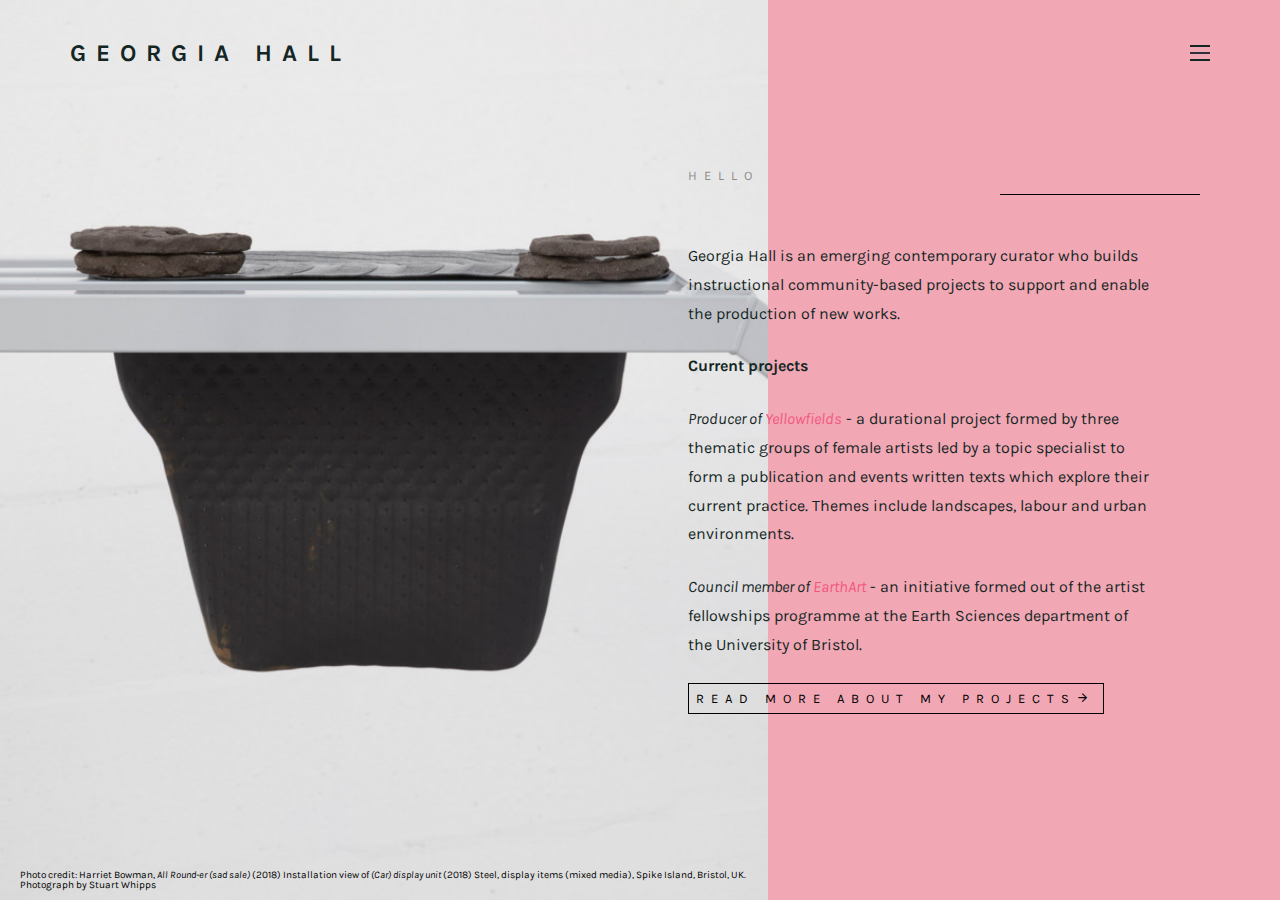
<file: index.html>
<!DOCTYPE HTML>
<html>
	<head>
	<meta charset="utf-8">
	<meta http-equiv="X-UA-Compatible" content="IE=edge">
	<title>Georgia Hall</title>
	<meta name="viewport" content="width=device-width, initial-scale=1">
	<meta name="description" content="" />
	<meta name="keywords" content="" />
	<meta name="author" content="" />

  <!-- Facebook and Twitter integration -->
	<meta property="og:title" content=""/>
	<meta property="og:image" content=""/>
	<meta property="og:url" content=""/>
	<meta property="og:site_name" content=""/>
	<meta property="og:description" content=""/>
	<meta name="twitter:title" content="" />
	<meta name="twitter:image" content="" />
	<meta name="twitter:url" content="" />
	<meta name="twitter:card" content="" />

	<!-- Place favicon.ico and apple-touch-icon.png in the root directory -->
	<link rel="shortcut icon" href="favicon.ico">

	<link href="https://fonts.googleapis.com/css?family=Karla:400,700" rel="stylesheet">
	<link href="https://fonts.googleapis.com/css?family=Playfair+Display:400,400i,700" rel="stylesheet">
	
	<!-- Animate.css -->
	<link rel="stylesheet" href="css/animate.css">
	<!-- Icomoon Icon Fonts-->
	<link rel="stylesheet" href="css/icomoon.css">
	<!-- Bootstrap  -->
	<link rel="stylesheet" href="css/bootstrap.css">
	<!-- Owl Carousel -->
	<link rel="stylesheet" href="css/owl.carousel.min.css">
	<link rel="stylesheet" href="css/owl.theme.default.min.css">
	<!-- Magnific Popup -->
	<link rel="stylesheet" href="css/magnific-popup.css">

	<link rel="stylesheet" href="css/style.css">

<link href="//cdn-images.mailchimp.com/embedcode/slim-10_7.css" rel="stylesheet" type="text/css">

	<!-- Modernizr JS -->
	<script src="js/modernizr-2.6.2.min.js"></script>
	<!-- FOR IE9 below -->
	<!--[if lt IE 9]>
	<script src="js/respond.min.js"></script>
	<![endif]-->

	</head>
	<body>

	<nav id="colorlib-main-nav" role="navigation">
		<a href="#" class="js-colorlib-nav-toggle colorlib-nav-toggle active"><i></i></a>
		<div class="js-fullheight colorlib-table">
			<div class="colorlib-table-cell js-fullheight">
				<div class="row">
					<div class="col-md-12" style="margin-top: 4em;">
						<ul>
				            <li class="active"><a href="index.html">Home</a></li>
                            <li><a href="work.html">Portfolio</a></li>
							<!--<li><a href="work.html">Portfolio</a></li>-->
							<li><a href="about.html">About</a></li>
							
						</ul>
                     </div>   
                    </div>


                        
					</div>
                    
                   
										



                    
                    
                    
				</div>
			
	</nav>
	
	<div id="colorlib-page">
		<header>
			<div class="container">
				<div class="row">
					<div class="col-md-12">
						<div class="colorlib-navbar-brand">
							<a class="colorlib-logo" href="index.html">Georgia Hall</a>
                            <!--<div class="colorlib-sublogo">Contemporary spaces</div>-->
						</div>
						<a href="#" class="js-colorlib-nav-toggle colorlib-nav-toggle"><i></i></a>
					</div>
				</div>
			</div>
		</header>
		<div id="colorlib-hero" class="js-fullheight">
			<!--<div class="owl-carousel">-->
				<div class="item">
					<div class="hero-flex js-fullheight">
						<div class="col-three-forth">
							<div class="hero-img js-fullheight" style="background-image: url(images/img_bg_1.jpg); position: relative">
                            <div class="image-credit">Photo credit: Harriet Bowman, <i>All Round-er (sad sale)</i> (2018) Installation view of <i>(Car) display unit </i>(2018) Steel, display items (mixed media), Spike Island, Bristol, UK. Photograph by Stuart Whipps</div>
                            </div>
                                                        

                            
						</div>
						<div class="col-one-forth js-fullheight">
							<div class="display-t js-fullheight">
								<div class="display-tc js-fullheight">
									<!--<h2 class="number">01</h2>-->
									<div class="text-inner">
										<div class="desc">
											<span class="tag">Hello</span>
											<div style="padding-top: 40px">
											<p>Georgia Hall is an emerging contemporary curator who builds instructional community-based projects to support and enable the production of new works.</p><p> 
</p><p> 
                                                <p><strong>Current projects </strong></p>
</p><p> 
<i>Producer of <a href="yellowfields/index.html" target="_blank">Yellowfields</a></i> - a durational project formed by three thematic groups of female artists led by a topic specialist to form a publication and events written texts which explore their current practice. Themes include landscapes, labour and urban environments. 
</p><p> 
<i>Council member of <a href="interview_earth.html">EarthArt</a></i> - an initiative formed out of the artist fellowships programme at the Earth Sciences department of the University of Bristol. 
</p></div>
                                            
											<p><a href="work.html" class="btn-view">Read more about my projects<i class="icon-arrow-right3"></i></a></p>
                                            
                                           
                                            
										</div>
                                        
                                        
                                       
                                        
             
                                                
                                                <!-- Begin Mailchimp Signup Form -->

                                        
                                        
                                       
                                  
                                
                                        
                                        
									</div>
                                    
                                    
								</div>
							</div>
						</div>
					</div>
				</div>
            
				<!--<div class="item">
					<div class="hero-flex js-fullheight">
						<div class="col-three-forth">
							<div class="hero-img js-fullheight" style="background-image: url(images/img_bg_2.jpg);"></div>
						</div>
						<div class="col-one-forth js-fullheight">
							<div class="display-t js-fullheight">
								<div class="display-tc js-fullheight">
									<h2 class="number">02/03</h2>
									<div class="text-inner">
										<div class="desc">
											<span class="tag">Photography</span>
											<h2>Capture interesting things.</h2>
											<p>A small river named Duden flows by their place and supplies it with the necessary regelialia. It is a paradisematic country, in which roasted parts of sentences fly into your mouth.</p>
											<p><a href="work.html" class="btn-view">View Galleries <i class="icon-arrow-right3"></i></a></p>
										</div>
									</div>
								</div>
							</div>
						</div>
					</div>
				</div>
				<div class="item">
					<div class="hero-flex js-fullheight">
						<div class="col-three-forth">
							<div class="hero-img js-fullheight" style="background-image: url(images/img_bg_3.jpg);"></div>
						</div>
						<div class="col-one-forth js-fullheight">
							<h2 class="number">03/03</h2>
							<div class="display-t js-fullheight">
								<div class="display-tc js-fullheight">
									<div class="text-inner">
										<div class="desc">
											<span class="tag">Discover</span>
											<h2>Discover New Things</h2>
											<p>A small river named Duden flows by their place and supplies it with the necessary regelialia. It is a paradisematic country, in which roasted parts of sentences fly into your mouth.</p>
											<p><a href="work.html" class="btn-view">View Galleries <i class="icon-arrow-right3"></i></a></p>
										</div>
									</div>
								</div>
							</div>
						</div>
					</div>
				</div>-->
			<!--</div>-->
		</div>
	
	</div>

	<!-- jQuery -->
	<script src="js/jquery.min.js"></script>
	<!-- jQuery Easing -->
	<script src="js/jquery.easing.1.3.js"></script>
	<!-- Bootstrap -->
	<script src="js/bootstrap.min.js"></script>
	<!-- Waypoints -->
	<script src="js/jquery.waypoints.min.js"></script>
	<!-- Owl Carousel -->
	<script src="js/owl.carousel.min.js"></script>
	<!-- Magnific Popup -->
	<script src="js/jquery.magnific-popup.min.js"></script>
	<script src="js/magnific-popup-options.js"></script>

	<!-- Main JS (Do not remove) -->
	<script src="js/main.js"></script>

	</body>
</html>
</file>
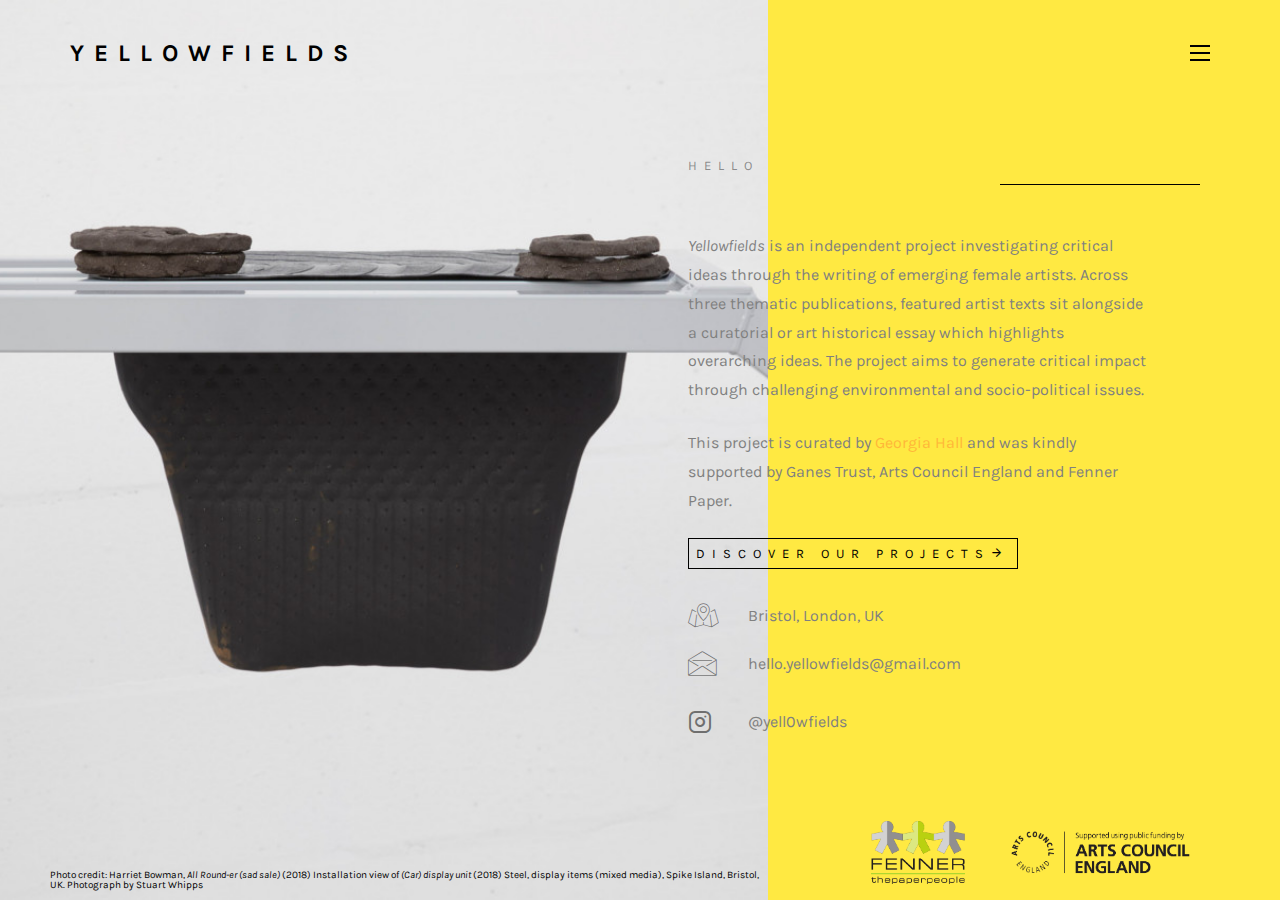
<file: yellowfields/index.html>
<!DOCTYPE HTML>
<html>
	<head>
	<meta charset="utf-8">
	<meta http-equiv="X-UA-Compatible" content="IE=edge">
	<title>Yellowfields</title>
	<meta name="viewport" content="width=device-width, initial-scale=1">
	<meta name="description" content="" />
	<meta name="keywords" content="" />
	<meta name="author" content="" />

  <!-- Facebook and Twitter integration -->
	<meta property="og:title" content=""/>
	<meta property="og:image" content=""/>
	<meta property="og:url" content=""/>
	<meta property="og:site_name" content=""/>
	<meta property="og:description" content=""/>
	<meta name="twitter:title" content="" />
	<meta name="twitter:image" content="" />
	<meta name="twitter:url" content="" />
	<meta name="twitter:card" content="" />

	<!-- Place favicon.ico and apple-touch-icon.png in the root directory -->
	<link rel="shortcut icon" href="favicon.ico">

	<link href="https://fonts.googleapis.com/css?family=Karla:400,700" rel="stylesheet">
	<link href="https://fonts.googleapis.com/css?family=Playfair+Display:400,400i,700" rel="stylesheet">
	
	<!-- Animate.css -->
	<link rel="stylesheet" href="css/animate.css">
	<!-- Icomoon Icon Fonts-->
	<link rel="stylesheet" href="css/icomoon.css">
	<!-- Bootstrap  -->
	<link rel="stylesheet" href="css/bootstrap.css">
	<!-- Owl Carousel -->
	<link rel="stylesheet" href="css/owl.carousel.min.css">
	<link rel="stylesheet" href="css/owl.theme.default.min.css">
	<!-- Magnific Popup -->
	<link rel="stylesheet" href="css/magnific-popup.css">

	<link rel="stylesheet" href="css/style.css">

<link href="//cdn-images.mailchimp.com/embedcode/slim-10_7.css" rel="stylesheet" type="text/css">

	<!-- Modernizr JS -->
	<script src="js/modernizr-2.6.2.min.js"></script>
	<!-- FOR IE9 below -->
	<!--[if lt IE 9]>
	<script src="js/respond.min.js"></script>
	<![endif]-->

	</head>
	<body>

	<nav id="colorlib-main-nav" role="navigation">
		<a href="#" class="js-colorlib-nav-toggle colorlib-nav-toggle active"><i></i></a>
		<div class="js-fullheight colorlib-table">
			<div class="colorlib-table-cell js-fullheight">
				<div class="row">
					<div class="col-md-12" style="margin-top: 4em;">
						<ul>
				            <li class="active"><a href="index.html">Home</a></li>
                            <li><a href="yellowfields-themes.html">Themes</a></li>
							<li><a href="Participants.html">Participants</a></li>
                            <li><a href="order_live.html">Order</a></li>
							
							
						</ul>
                     </div>   
                    </div>

<div class="Sub-Menu">
    <form action="https://yellowfields.us3.list-manage.com/subscribe/post?u=f9841f16a15ec71e6cefc3af4&amp;id=0c9b05844e" method="post" id="mc-embedded-subscribe-form" name="mc-embedded-subscribe-form" class="validate" target="_blank" novalidate>

   Subscribe to our newsletter

	<div><input type="email" value="" name="EMAIL" class="email" id="mce-EMAIL" placeholder="email address" required>
        <!-- real people should not fill this in and expect good things - do not remove this or risk form bot signups-->
    <div style="position: absolute; left: -5000px;" aria-hidden="true"><input type="text" name="b_f9841f16a15ec71e6cefc3af4_0c9b05844e" tabindex="-1" value=""></div>
    <div class="clear"><input type="submit" value="Subscribe" name="subscribe" id="mc-embedded-subscribe" class="button"></div>
    </div>
    </form>
</div>
                        
					</div>
                    
                   
										



                    
                    
                    
				</div>
			
	</nav>
	
	<div id="colorlib-page">
		<header>
			<div class="container">
				<div class="row">
					<div class="col-md-12">
						<div class="colorlib-navbar-brand">
							<a class="colorlib-logo" href="index.html">Yellowfields</a>
                            <!--<div class="colorlib-sublogo">Contemporary spaces</div>-->
						</div>
						<a href="#" class="js-colorlib-nav-toggle colorlib-nav-toggle"><i></i></a>
					</div>
				</div>
			</div>
		</header>
		<div id="colorlib-hero" class="js-fullheight">
			<!--<div class="owl-carousel">-->
				<div class="item">
					<div class="hero-flex js-fullheight">
						<div class="col-three-forth">
							<div class="hero-img js-fullheight" style="background-image: url(images/img_bg_1.jpg); position: relative">
                           
                            <div class="image-credit">Photo credit: Harriet Bowman, <i>All Round-er (sad sale)</i> (2018) Installation view of <i>(Car) display unit </i>(2018) Steel, display items (mixed media), Spike Island, Bristol, UK. Photograph by Stuart Whipps</div>
                            </div>
                                                        

                            
						</div>
						<div class="col-one-forth js-fullheight">
							<div class="display-t js-fullheight">
								<div class="display-tc js-fullheight">
                                    
									<!--<h2 class="number">01</h2>-->
									<div class="text-inner">
										<div class="desc">
											<span class="tag">Hello</span>
											<div style="padding-top: 40px">
                                               
  <p>  <i>Yellowfields</i> is an independent project investigating critical ideas through the writing of emerging female artists. Across three thematic publications, featured artist texts sit alongside a curatorial or art historical essay which highlights overarching ideas. The project aims to generate critical impact through challenging environmental and socio-political issues. 
</p>
<p>
This project is curated by <a href="http://www.georgiahall.org" target="_blank">Georgia Hall</a> and was kindly supported by Ganes Trust, Arts Council England and Fenner Paper.
                                                    
</p></div>
                                            
											<p><a href="yellowfields-themes.html" class="btn-view">Discover our projects<i class="icon-arrow-right3"></i></a></p>
                                            
                                            <ul class="contact-info1">
                                                <i class="icon-map5"></i> <li style="margin-bottom: 0px;">Bristol, London, UK</li>
                                                <i class="icon-envelope2"></i> <li> <a href="mailto:hello.yellowfields@gmail.com" target="_blank">hello.yellowfields@gmail.com</a> </li>
                                                 <i class="icon-instagram2"></i> <li style="margin-bottom: 0px;"> <a href="https://www.instagram.com/yell0wfields/?hl=en" target="_blank">@yell0wfields</a> </li>
                                            </ul>
                                            
										</div>
                                        
                                        
                                       
                                        
             
                                                
                                                <!-- Begin Mailchimp Signup Form -->

                                        
                                        
                                       
                                  
                                
                                        
                                        
									
                                    
								</div>
                                
                                    </div>
                                <div class="logo-art1">
                                
                            </div>
                                    <div class="logo-art">
                                <img src="images/FennerLogo.png">
                                <img src="images/grant_png_black.png">
                            </div>
							</div>
						</div>
					</div>
				</div>
            
				<!--<div class="item">
					<div class="hero-flex js-fullheight">
						<div class="col-three-forth">
							<div class="hero-img js-fullheight" style="background-image: url(images/img_bg_2.jpg);"></div>
						</div>
						<div class="col-one-forth js-fullheight">
							<div class="display-t js-fullheight">
								<div class="display-tc js-fullheight">
									<h2 class="number">02/03</h2>
									<div class="text-inner">
										<div class="desc">
											<span class="tag">Photography</span>
											<h2>Capture interesting things.</h2>
											<p>A small river named Duden flows by their place and supplies it with the necessary regelialia. It is a paradisematic country, in which roasted parts of sentences fly into your mouth.</p>
											<p><a href="work.html" class="btn-view">View Galleries <i class="icon-arrow-right3"></i></a></p>
										</div>
									</div>
								</div>
							</div>
						</div>
					</div>
				</div>
				<div class="item">
					<div class="hero-flex js-fullheight">
						<div class="col-three-forth">
							<div class="hero-img js-fullheight" style="background-image: url(images/img_bg_3.jpg);"></div>
						</div>
						<div class="col-one-forth js-fullheight">
							<h2 class="number">03/03</h2>
							<div class="display-t js-fullheight">
								<div class="display-tc js-fullheight">
									<div class="text-inner">
										<div class="desc">
											<span class="tag">Discover</span>
											<h2>Discover New Things</h2>
											<p>A small river named Duden flows by their place and supplies it with the necessary regelialia. It is a paradisematic country, in which roasted parts of sentences fly into your mouth.</p>
											<p><a href="work.html" class="btn-view">View Galleries <i class="icon-arrow-right3"></i></a></p>
										</div>
									</div>
								</div>
							</div>
						</div>
					</div>
				</div>-->
			<!--</div>-->
		</div>
	
	</div>

	<!-- jQuery -->
	<script src="js/jquery.min.js"></script>
	<!-- jQuery Easing -->
	<script src="js/jquery.easing.1.3.js"></script>
	<!-- Bootstrap -->
	<script src="js/bootstrap.min.js"></script>
	<!-- Waypoints -->
	<script src="js/jquery.waypoints.min.js"></script>
	<!-- Owl Carousel -->
	<script src="js/owl.carousel.min.js"></script>
	<!-- Magnific Popup -->
	<script src="js/jquery.magnific-popup.min.js"></script>
	<script src="js/magnific-popup-options.js"></script>

	<!-- Main JS (Do not remove) -->
	<script src="js/main.js"></script>

	</body>
</html>
</file>
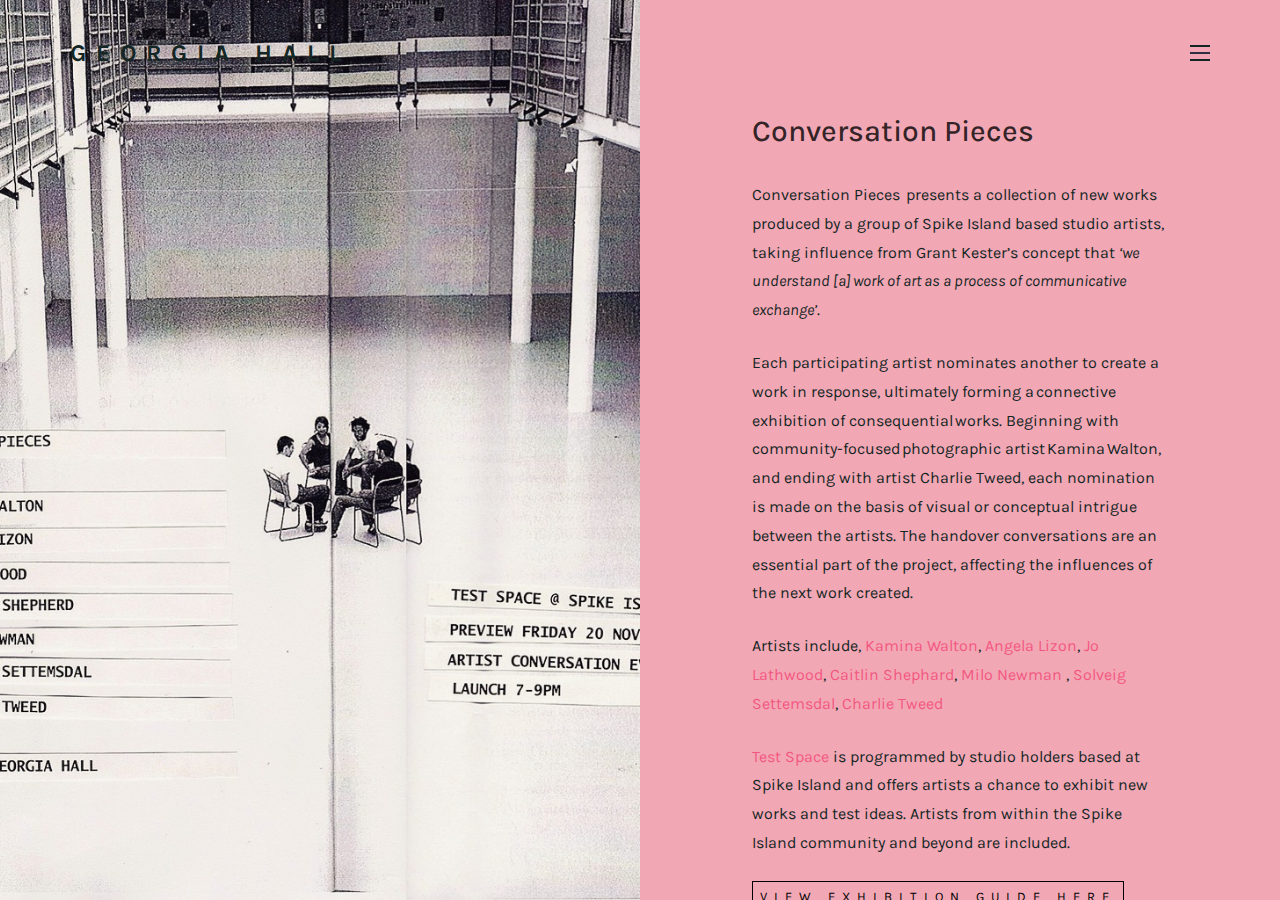
<file: conversation-work.html>
<!DOCTYPE HTML>
<html>
	<head>
	<meta charset="utf-8">
	<meta http-equiv="X-UA-Compatible" content="IE=edge">
	<title>Georgia Hall</title>
	<meta name="viewport" content="width=device-width, initial-scale=1">
	<meta name="description" content="" />
	<meta name="keywords" content="" />
	<meta name="author" content="" />

  <!-- Facebook and Twitter integration -->
	<meta property="og:title" content=""/>
	<meta property="og:image" content=""/>
	<meta property="og:url" content=""/>
	<meta property="og:site_name" content=""/>
	<meta property="og:description" content=""/>
	<meta name="twitter:title" content="" />
	<meta name="twitter:image" content="" />
	<meta name="twitter:url" content="" />
	<meta name="twitter:card" content="" />

	<!-- Place favicon.ico and apple-touch-icon.png in the root directory -->
	<link rel="shortcut icon" href="favicon.ico">

	<link href="https://fonts.googleapis.com/css?family=Karla:400,700" rel="stylesheet">
	<link href="https://fonts.googleapis.com/css?family=Playfair+Display:400,400i,700" rel="stylesheet">
	
	<!-- Animate.css -->
	<link rel="stylesheet" href="css/animate.css">
	<!-- Icomoon Icon Fonts-->
	<link rel="stylesheet" href="css/icomoon.css">
	<!-- Bootstrap  -->
	<link rel="stylesheet" href="css/bootstrap.css">
	<!-- Owl Carousel -->
	<link rel="stylesheet" href="css/owl.carousel.min.css">
	<link rel="stylesheet" href="css/owl.theme.default.min.css">
	<!-- Magnific Popup -->
	<link rel="stylesheet" href="css/magnific-popup.css">

	<link rel="stylesheet" href="css/style.css">


	<!-- Modernizr JS -->
	<script src="js/modernizr-2.6.2.min.js"></script>
	<!-- FOR IE9 below -->
	<!--[if lt IE 9]>
	<script src="js/respond.min.js"></script>
	<![endif]-->

	</head>
	<body>

		<nav id="colorlib-main-nav" role="navigation">
		<a href="#" class="js-colorlib-nav-toggle colorlib-nav-toggle active"><i></i></a>
		<div class="js-fullheight colorlib-table">
			<div class="colorlib-table-cell js-fullheight">
				<div class="row">
					<div class="col-md-12" style="margin-top: 4em;">
						<ul>
							<li><a href="index.html">Home</a></li>                             
                            <li><a href="work.html">Portfolio</a></li>
							<!--<li><a href="work.html">Portfolio</a></li>-->
							<li><a href="about.html">About</a></li>
							
						</ul>
					</div>
				</div>
                 
			</div>
		</div>
	</nav>
	
	<div id="colorlib-page">
		<header>
			<div class="container">
				<div class="row">
					<div class="col-md-12">
						<div class="colorlib-navbar-brand">
							<a class="colorlib-logo" href="index.html">Georgia Hall</a>
                            <!--<div class="colorlib-sublogo">Contemporary spaces</div>-->
						</div>
						<a href="#" class="js-colorlib-nav-toggle colorlib-nav-toggle"><i></i></a>
					</div>
				</div>
			</div>
		</header>
		
		<div class="work-single-flex js-fullheight">
			<div class="col-half js-full-height work-img" style="background-image: url(images/work-3.jpg);"></div>
			<div class="col-half js-fullheight">
				<div class="display-t js-fullheight">
					<div class="display-tc js-fullheight">
						<div class="work-desc">
							<h2>Conversation Pieces</h2>
							<p>Conversation Pieces  presents a collection of new works produced by a group of Spike Island based studio artists, taking influence from Grant Kester’s concept that <i>‘we understand [a] work of art as a process of communicative exchange’</i>.
                            </p><p>
Each participating artist nominates another to create a work in response, ultimately forming a connective exhibition of consequential works. Beginning with community-focused photographic artist Kamina Walton, and ending with artist Charlie Tweed, each nomination is made on the basis of visual or conceptual intrigue between the artists. The handover conversations are an essential part of the project, affecting the influences of the next work created. </p>
                            <p>Artists include, <a href="https://www.spikeisland.org.uk/our-community/studio-artists/kamina-walton/" target="_blank">Kamina Walton</a>, <a href="https://www.spikeisland.org.uk/our-community/studio-artists/angela-lizon/" target="_blank">Angela Lizon</a>, <a href="https://www.spikeisland.org.uk/our-community/studio-artists/jo-lathwood/" target="_blank">Jo Lathwood</a>, <a href="" target="_blank">Caitlin Shephard</a>, <a href="https://www.spikeisland.org.uk/our-community/studio-artists/milo-newman/" target="_blank">Milo Newman</a> , <a href="" target="_blank">Solveig Settemsdal</a>, <a href="https://www.spikeisland.org.uk/our-community/studio-artists/charlie-tweed/" target="_blank">Charlie Tweed</a> </p>
                            <p><a href="https://www.spikeisland.org.uk/programme/test-space/conversation-pieces/" target="_blank">Test Space</a> is programmed by studio holders based at Spike Island and offers artists a chance to exhibit new works and test ideas. Artists from within the Spike Island community and beyond are included. </p>
							<p><a href="https://drive.google.com/open?id=1JqpXSp18BFS5cEBsm0IPvIhPV22twxc_" class="btn-preview" target="_blank">View exhibition guide here</a></p>
						</div>
					</div>
				</div>
			</div>
		</div>
	
	</div>

	<!-- jQuery -->
	<script src="js/jquery.min.js"></script>
	<!-- jQuery Easing -->
	<script src="js/jquery.easing.1.3.js"></script>
	<!-- Bootstrap -->
	<script src="js/bootstrap.min.js"></script>
	<!-- Waypoints -->
	<script src="js/jquery.waypoints.min.js"></script>
	<!-- Owl Carousel -->
	<script src="js/owl.carousel.min.js"></script>
	<!-- Magnific Popup -->
	<script src="js/jquery.magnific-popup.min.js"></script>
	<script src="js/magnific-popup-options.js"></script>

	<!-- Main JS (Do not remove) -->
	<script src="js/main.js"></script>

	</body>
</html>
</file>
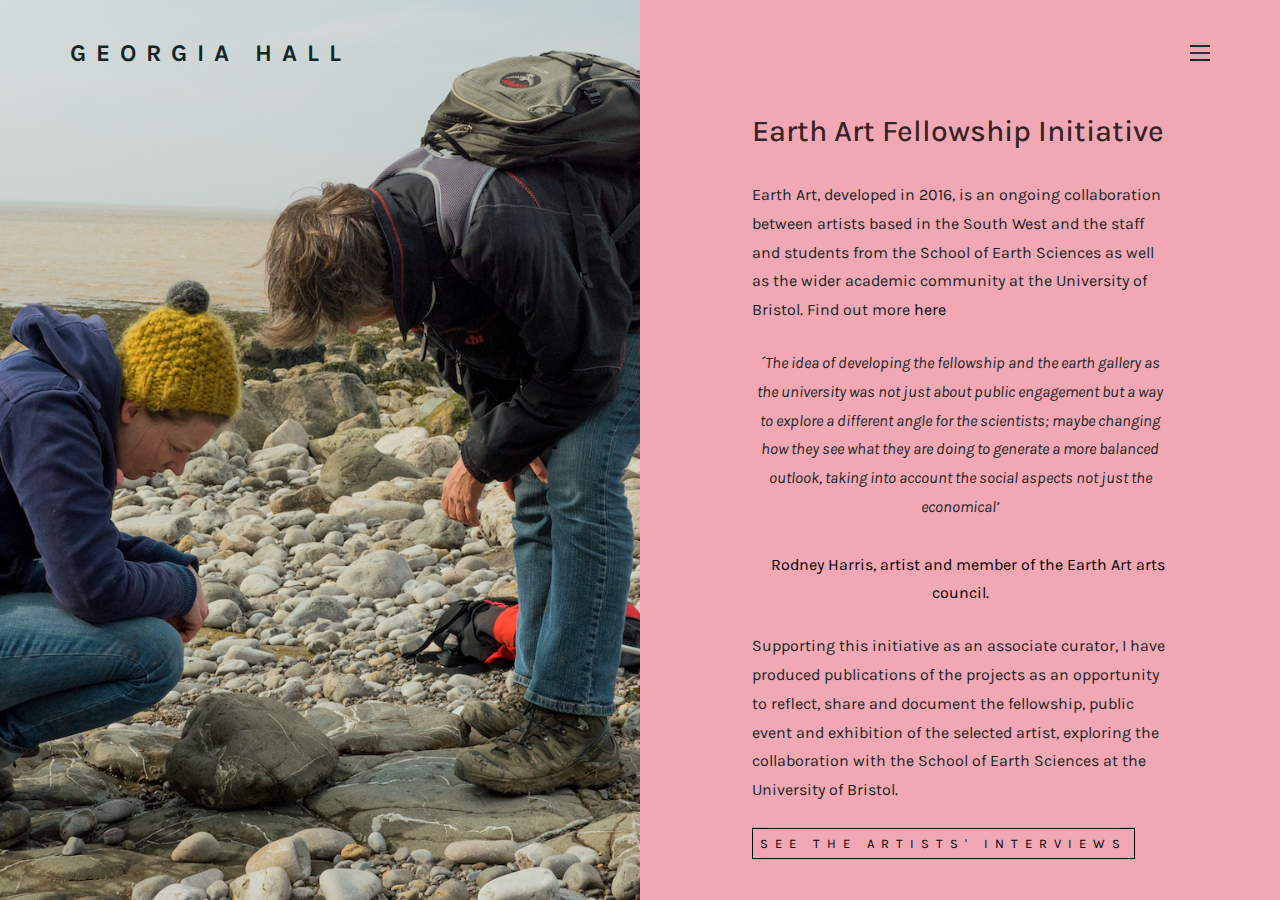
<file: earth-gallery.html>
<!DOCTYPE HTML>
<html>
	<head>
	<meta charset="utf-8">
	<meta http-equiv="X-UA-Compatible" content="IE=edge">
	<title>Georgia Hall</title>
	<meta name="viewport" content="width=device-width, initial-scale=1">
	<meta name="description" content="" />
	<meta name="keywords" content="" />
	<meta name="author" content="" />

  <!-- Facebook and Twitter integration -->
	<meta property="og:title" content=""/>
	<meta property="og:image" content=""/>
	<meta property="og:url" content=""/>
	<meta property="og:site_name" content=""/>
	<meta property="og:description" content=""/>
	<meta name="twitter:title" content="" />
	<meta name="twitter:image" content="" />
	<meta name="twitter:url" content="" />
	<meta name="twitter:card" content="" />

	<!-- Place favicon.ico and apple-touch-icon.png in the root directory -->
	<link rel="shortcut icon" href="favicon.ico">

	<link href="https://fonts.googleapis.com/css?family=Karla:400,700" rel="stylesheet">
	<link href="https://fonts.googleapis.com/css?family=Playfair+Display:400,400i,700" rel="stylesheet">
	
	<!-- Animate.css -->
	<link rel="stylesheet" href="css/animate.css">
	<!-- Icomoon Icon Fonts-->
	<link rel="stylesheet" href="css/icomoon.css">
	<!-- Bootstrap  -->
	<link rel="stylesheet" href="css/bootstrap.css">
	<!-- Owl Carousel -->
	<link rel="stylesheet" href="css/owl.carousel.min.css">
	<link rel="stylesheet" href="css/owl.theme.default.min.css">
	<!-- Magnific Popup -->
	<link rel="stylesheet" href="css/magnific-popup.css">

	<link rel="stylesheet" href="css/style.css">


	<!-- Modernizr JS -->
	<script src="js/modernizr-2.6.2.min.js"></script>
	<!-- FOR IE9 below -->
	<!--[if lt IE 9]>
	<script src="js/respond.min.js"></script>
	<![endif]-->

	</head>
	<body>

		<nav id="colorlib-main-nav" role="navigation">
		<a href="#" class="js-colorlib-nav-toggle colorlib-nav-toggle active"><i></i></a>
		<div class="js-fullheight colorlib-table">
			<div class="colorlib-table-cell js-fullheight">
				<div class="row">
					<div class="col-md-12" style="margin-top: 4em;">
						<ul>
							<li><a href="index.html">Home</a></li>                             
                            <li><a href="work.html">Portfolio</a></li>
							<!--<li><a href="work.html">Portfolio</a></li>-->
							<li><a href="about.html">About</a></li>
							
						</ul>
					</div>
				</div>
                 

			</div>
		</div>
	</nav>
	
	<div id="colorlib-page">
		<header>
			<div class="container">
				<div class="row">
					<div class="col-md-12">
						<div class="colorlib-navbar-brand">
							<a class="colorlib-logo" href="index.html">Georgia Hall</a>
                            <!--<div class="colorlib-sublogo">Contemporary spaces</div>-->
						</div>
						<a href="#" class="js-colorlib-nav-toggle colorlib-nav-toggle"><i></i></a>
					</div>
				</div>
			</div>
		</header>
		
		<div class="work-single-flex js-fullheight">
			<div class="col-half js-full-height work-img" style="background-image: url(images/ea-pic.jpg);"></div>
			<div class="col-half js-fullheight">
				<div class="display-t js-fullheight">
					<div class="display-tc js-fullheight">
						<div class="work-desc">
							<h2>Earth Art Fellowship Initiative</h2>
							<p>Earth Art, developed in 2016, is an ongoing collaboration between artists based in the South West and the staff and students from the School of Earth Sciences as well as the wider academic community at the University of Bristol. Find out more <a href="http://www.bristol.ac.uk/earthsciences/public-engagement/earthart/" target="_blank" style="color:#000000;">here</a> </p>

<p align="center"><i>´The idea of developing the fellowship and the earth gallery as the university was not just about public engagement but a way to explore a different angle for the scientists; maybe changing how they see what they are doing to generate a more balanced outlook, taking into account the social aspects not just the economical’</i><br><br>
    &nbsp;&nbsp;&nbsp;&nbsp;<font color="black">Rodney Harris, artist and member of the Earth Art arts council.</font></p>


<p>Supporting this initiative as an associate curator, I have produced publications of the projects as an opportunity to reflect, share and document the fellowship, public event and exhibition of the selected artist, exploring the collaboration with the School of Earth Sciences at the University of Bristol. 
</p>
							<p><a href="#" class="btn-preview">See the artists' interviews</a></p>
						</div>
					</div>
				</div>
			</div>
		</div>
	
	</div>

	<!-- jQuery -->
	<script src="js/jquery.min.js"></script>
	<!-- jQuery Easing -->
	<script src="js/jquery.easing.1.3.js"></script>
	<!-- Bootstrap -->
	<script src="js/bootstrap.min.js"></script>
	<!-- Waypoints -->
	<script src="js/jquery.waypoints.min.js"></script>
	<!-- Owl Carousel -->
	<script src="js/owl.carousel.min.js"></script>
	<!-- Magnific Popup -->
	<script src="js/jquery.magnific-popup.min.js"></script>
	<script src="js/magnific-popup-options.js"></script>

	<!-- Main JS (Do not remove) -->
	<script src="js/main.js"></script>

	</body>
</html>
</file>
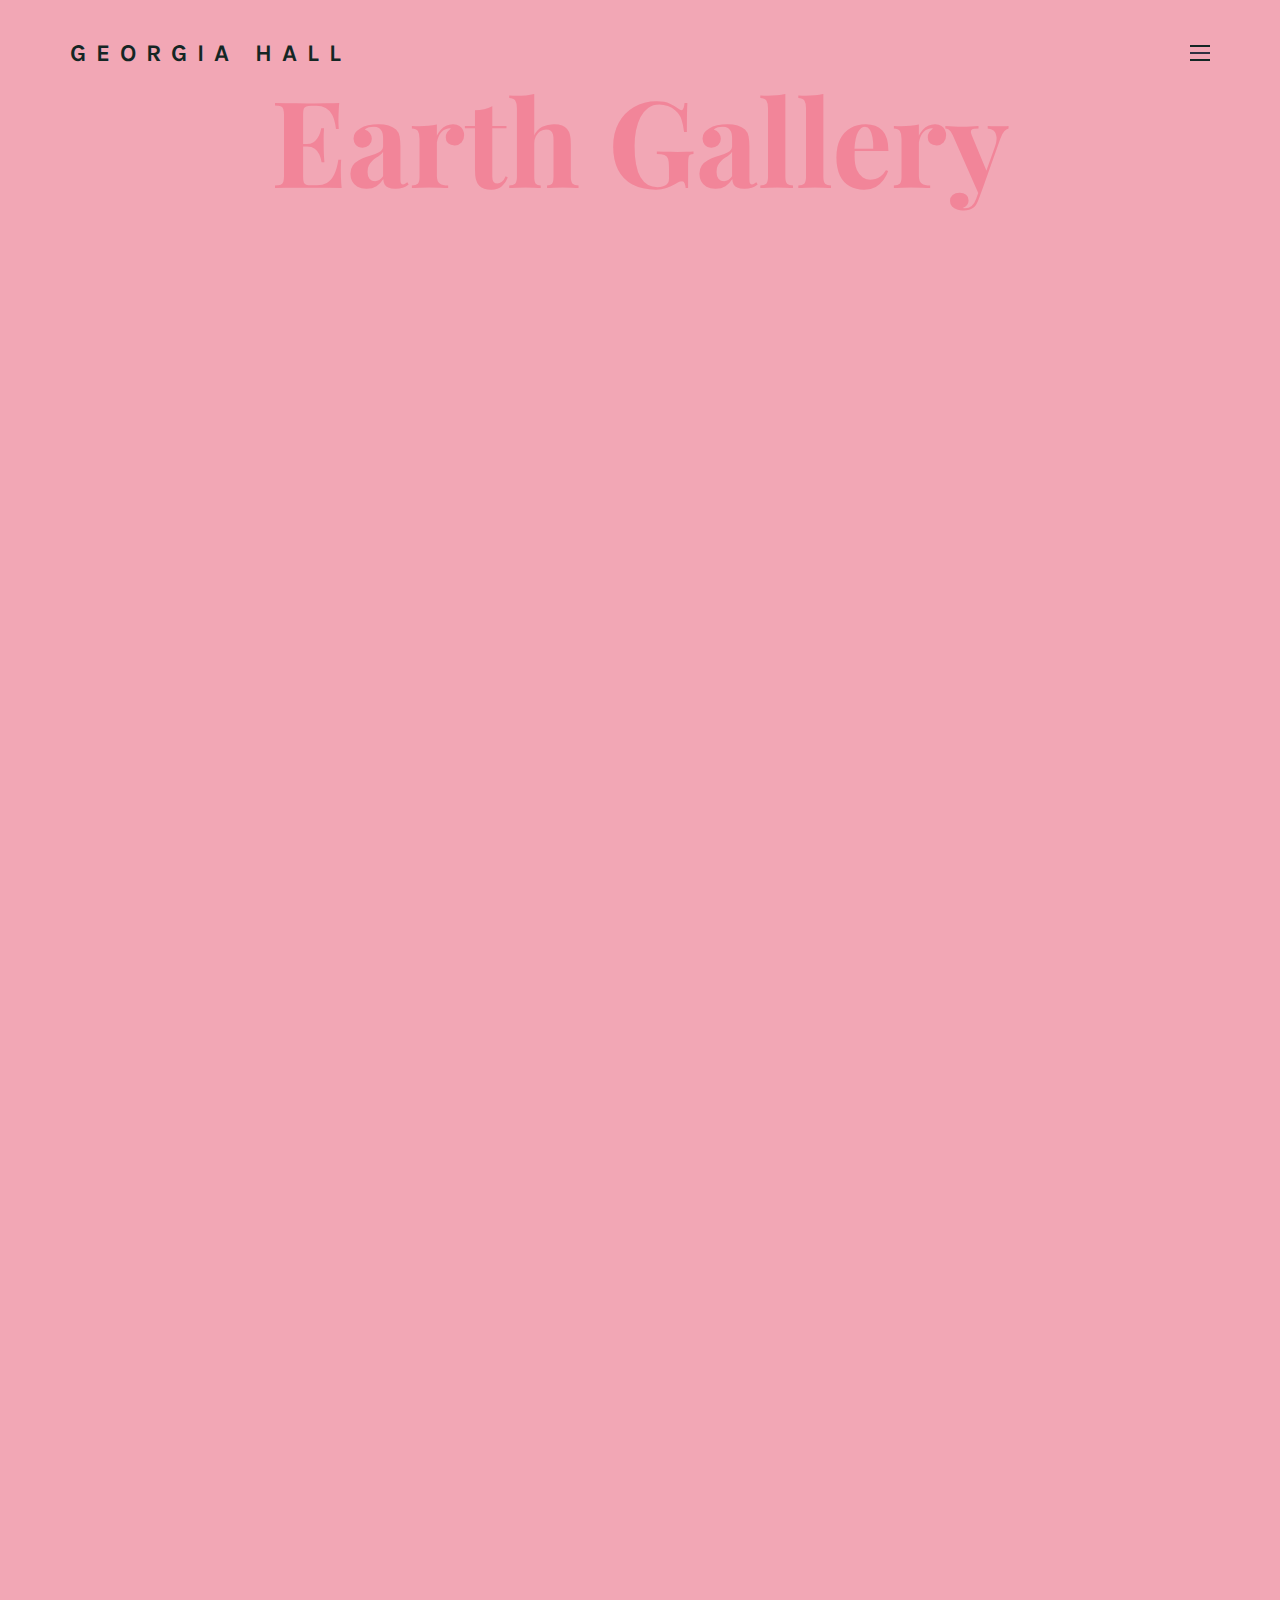
<file: interview_earth.html>
<!DOCTYPE HTML>
<html>
	<head>
	<meta charset="utf-8">
	<meta http-equiv="X-UA-Compatible" content="IE=edge">
	<title>Georgia Hall</title>
	<meta name="viewport" content="width=device-width, initial-scale=1">
	<meta name="description" content="" />
	<meta name="keywords" content="" />
	<meta name="author" content="" />

  <!-- Facebook and Twitter integration -->
	<meta property="og:title" content=""/>
	<meta property="og:image" content=""/>
	<meta property="og:url" content=""/>
	<meta property="og:site_name" content=""/>
	<meta property="og:description" content=""/>
	<meta name="twitter:title" content="" />
	<meta name="twitter:image" content="" />
	<meta name="twitter:url" content="" />
	<meta name="twitter:card" content="" />

	<!-- Place favicon.ico and apple-touch-icon.png in the root directory -->
	<link rel="shortcut icon" href="favicon.ico">

	<link href="https://fonts.googleapis.com/css?family=Karla:400,700" rel="stylesheet">
	<link href="https://fonts.googleapis.com/css?family=Playfair+Display:400,400i,700" rel="stylesheet">
	
	<!-- Animate.css -->
	<link rel="stylesheet" href="css/animate.css">
	<!-- Icomoon Icon Fonts-->
	<link rel="stylesheet" href="css/icomoon.css">
	<!-- Bootstrap  -->
	<link rel="stylesheet" href="css/bootstrap.css">
	<!-- Owl Carousel -->
	<link rel="stylesheet" href="css/owl.carousel.min.css">
	<link rel="stylesheet" href="css/owl.theme.default.min.css">
	<!-- Magnific Popup -->
	<link rel="stylesheet" href="css/magnific-popup.css">

	<link rel="stylesheet" href="css/style.css">


	<!-- Modernizr JS -->
	<script src="js/modernizr-2.6.2.min.js"></script>
	<!-- FOR IE9 below -->
	<!--[if lt IE 9]>
	<script src="js/respond.min.js"></script>
	<![endif]-->

	</head>
	<body>

		<nav id="colorlib-main-nav" role="navigation">
		<a href="#" class="js-colorlib-nav-toggle colorlib-nav-toggle active"><i></i></a>
		<div class="js-fullheight colorlib-table">
			<div class="colorlib-table-cell js-fullheight">
				<div class="row">
					<div class="col-md-12" style="margin-top: 4em;">
						<ul>
							<li><a href="index.html">Home</a></li>                             
                            <li><a href="work.html">Portfolio</a></li>
							<!--<li><a href="work.html">Portfolio</a></li>-->
							
							<li><a href="about.html">About</a></li>
							
						</ul>
					</div>
				</div>
                
			</div>
		</div>
	</nav>
	
	<div id="colorlib-page">
		<header>
			<div class="container">
				<div class="row">
					<div class="col-md-12">
						<div class="colorlib-navbar-brand">
							<a class="colorlib-logo" href="index.html">Georgia Hall</a>
                            <!--<div class="colorlib-sublogo">Contemporary spaces</div>-->
						</div>
                        <a href="#" class="js-colorlib-nav-toggle colorlib-nav-toggle"><i></i></a>

                       <!-- <div class="colorlib-navbar-page">
                            <div class="colorlib-logo-right">INTERVIEWS</div>
						</div> -->
					</div>
				</div>
			</div>
		</header>
		
		<div id="colorlib-blog">
			<div class="container">
				<div class="row text-center">
					<h2 class="bold">Earth Gallery</h2>
				</div>
                
           
            
					
						<div class="work-entry-flex1 animate-box">
												<div class="text-inner text-inner-right">
													<h2>EarthArt Fellowship Initiative</h2>
													<p>Founded in 2015, EarthArt is a series of collaborations between contemporary artists and scientists from the School of Earth Sciences at the University of Bristol. Each collaboration consists of a six-month artist Fellowship followed by an exhibition in the EarthArt Gallery in the Wills Memorial Building. Find out more on the university website <a href="http://www.bristol.ac.uk/earthsciences/public-engagement/earthart/" target="_blank">here</a>  and the project website <a href="http://www.earthart.org.uk/" target="_blank">here</a>.
</p>

<p align="center"><i>´Earth Sciences encompasses not just rocks and fossils but increasingly climate change, oceanography, natural hazards, evolution and extraterrestrial life. There is a lot of material for artists to explore and we thought this was a great chance to bring artists into the School to meet with scientists and the wider academic community through a six-month duration Fellowship. ’</i>
    &nbsp;&nbsp;&nbsp;&nbsp;<font color="black">Jon Blundy, Professor of Petrology and EarthArt Co-Founder </font></p>

<p align="center"><i>´The idea of developing the Fellowship and EarthArt Gallery at the University of Bristol following my Leverhulme Trust residency was to address two things; firstly, to deepen the dialogue and investigation between artists and Earth scientists, generating new ways of visualising research, and secondly, to create a Gallery to share this work with a wider public.’</i>
    &nbsp;&nbsp;&nbsp;&nbsp;<font color="black">Rodney Harris, artist and EarthArt Co-Founder</font></p>
                                                    
<p>Supporting this initiative as an associate curator, I have produced gallery interpretation and journals of each projects as an opportunity to reflect, share and document the fellowship, public event and exhibition of the selected artist. 
</p>
												</div>
						</div>
                

				<div class="row row-pb-md">
					<div class="col-md-4">
						<div class="article animate-box">
                            <a name="artchapt"></a>
							<a href="docs/Final_%20Olivia%20Jones%20EarthArt.pdf" target="_blank" class="blog-img">
								<img class="img-responsive" src="images/ojones-pic.jpg" alt="html5 bootstrap by colorlib.com">
								<div class="overlay"></div>
								<div class="link">
									<span class="read">Read here</h2>
								</div>
							</a>
							<div class="desc">
								<span class="meta">2019</span>
								<h2><a href="#">Olivia Jones</a></h2>
								<p>Olivia Jones worked with academics at The University of Bristol on the subject of ash analysis, building on a project she began developing last year titled, <i>Tephra: Order in the Dust</i>. Exploring the behaviour and materiality of ash particles, clouds and plumes. Olivia Jones is a visual artist based at Spike Island Studios in Bristol. Working across printmaking, ceramics and drawing, her work explores the structural behaviour of landscapes in an endeavour to reveal unseen dimensions and develop the constructs for evolving narratives.</p>
 
							</div>
						</div>
					</div>
					<div class="col-md-4">
						<div class="article animate-box">
							<a href="docs/Rod%20Harris_EarthArt_FINAL%20(1).pdf" target="_blank" class="blog-img">
								<img class="img-responsive" src="images/im-rod.jpg" alt="html5 bootstrap by colorlib.com">
								<div class="overlay"></div>
								<div class="link">
									<span class="read">Read here</h2>
								</div>
							</a>
							<div class="desc">
								<span class="meta">2015</span>
								<h2><a href="#">Rodney Harris</a></h2>
								<p>Artist Rodney Harris worked with The School of Earth Sciences  at Bristol University as part of his Earth Art fellowship and being awarding the Leverhulme Trust in 2015. During the fellowship, Rodney produced a contemporary interpretation of the first geological map of Britain, made by William Smith in 1815.</p>
							</div>
						</div>
					</div>
					<div class="col-md-4">
						<div class="article animate-box">
							<a href="docs/Jo%20Lathwood_%20FINAL%20prototype.pdf" target="_blank" class="blog-img">
								<img class="img-responsive" src="images/ea-pic.jpg" alt="html5 bootstrap by colorlib.com">
								<div class="overlay"></div>
								<div class="link">
									<span class="read">Read here</h2>
								</div>
							</a>
							<div class="desc">
								<span class="meta">2017</span>
								<h2><a href="#">Jo Lathwood</a></h2>
								<p>Earth Art fellow at the University of Bristol in 2016, Jo Lathwood developed from an on-going project, <i>isitmagma?</i>, to explore different processes in order to cast molten rock. </p>
							</div>
						</div>
					</div>
				</div>
                
                				<div class="row row-pb-md">
					
                                    <div class="col-md-4">
						<div class="article animate-box">
							<a href="#" class="blog-img">
								<img class="img-responsive" src="images/im-kathy.jpg" alt="html5 bootstrap by colorlib.com">
								<div class="overlay"></div>
								<div class="link">
									<span class="read">Soon</h2>
								</div>
							</a>
							<div class="desc">
								<span class="meta">2013</span>
								<h2><a href="#">Emma Stibbon</a></h2>
								<p>Over the last six years, Emma Stibbon has collaborated with Professor Katharine Cashman at the University of Bristol. Guided by a recent interview, this journal documents their partnership of shared ideas and processes through both art and science and how this impacts successful education and communication of climate change and hazards.</p>
							</div>
						</div>
					</div>
                                    <div class="col-md-4">
						<div class="article animate-box">
							<a href="#" class="blog-img">
								<img class="img-responsive" src="images/mil-pic.jpg" alt="html5 bootstrap by colorlib.com">
								<div class="overlay"></div>
								<div class="link">
									<span class="read">Soon</h2>
								</div>
							</a>
							<div class="desc">
								<span class="meta">2018</span>
								<h2><a href="#">Milo Newnam</a></h2>
								<p>Details to follow soon</p>
							</div>
						</div>
					</div>
					<div class="col-md-4">
						<div class="article animate-box">
							<a href="#" class="blog-img">
								<img class="img-responsive" src="images/im-al.jpg" alt="html5 bootstrap by colorlib.com">
								<div class="overlay"></div>
								<div class="link">
									<span class="read">Soon</h2>
								</div>
							</a>
							<div class="desc">
								<span class="meta">2018</span>
								<h2><a href="#">Alice Cunningham</a></h2>
								<p>Details to follow soon</p>
							</div>
						</div>
					</div>
				</div>

			</div>
		</div>

		<footer>
			<div id="footer">
				<div class="container">
					
					<div class="row">
						<div class="col-md-12 text-center">
							<p>
								
							</p>
						</div>
					</div>
				</div>
			</div>
		</footer>
	
	</div>

	<!-- jQuery -->
	<script src="js/jquery.min.js"></script>
	<!-- jQuery Easing -->
	<script src="js/jquery.easing.1.3.js"></script>
	<!-- Bootstrap -->
	<script src="js/bootstrap.min.js"></script>
	<!-- Waypoints -->
	<script src="js/jquery.waypoints.min.js"></script>
	<!-- Owl Carousel -->
	<script src="js/owl.carousel.min.js"></script>
	<!-- Magnific Popup -->
	<script src="js/jquery.magnific-popup.min.js"></script>
	<script src="js/magnific-popup-options.js"></script>

	<!-- Main JS (Do not remove) -->
	<script src="js/main.js"></script>

	</body>
</html>
</file>
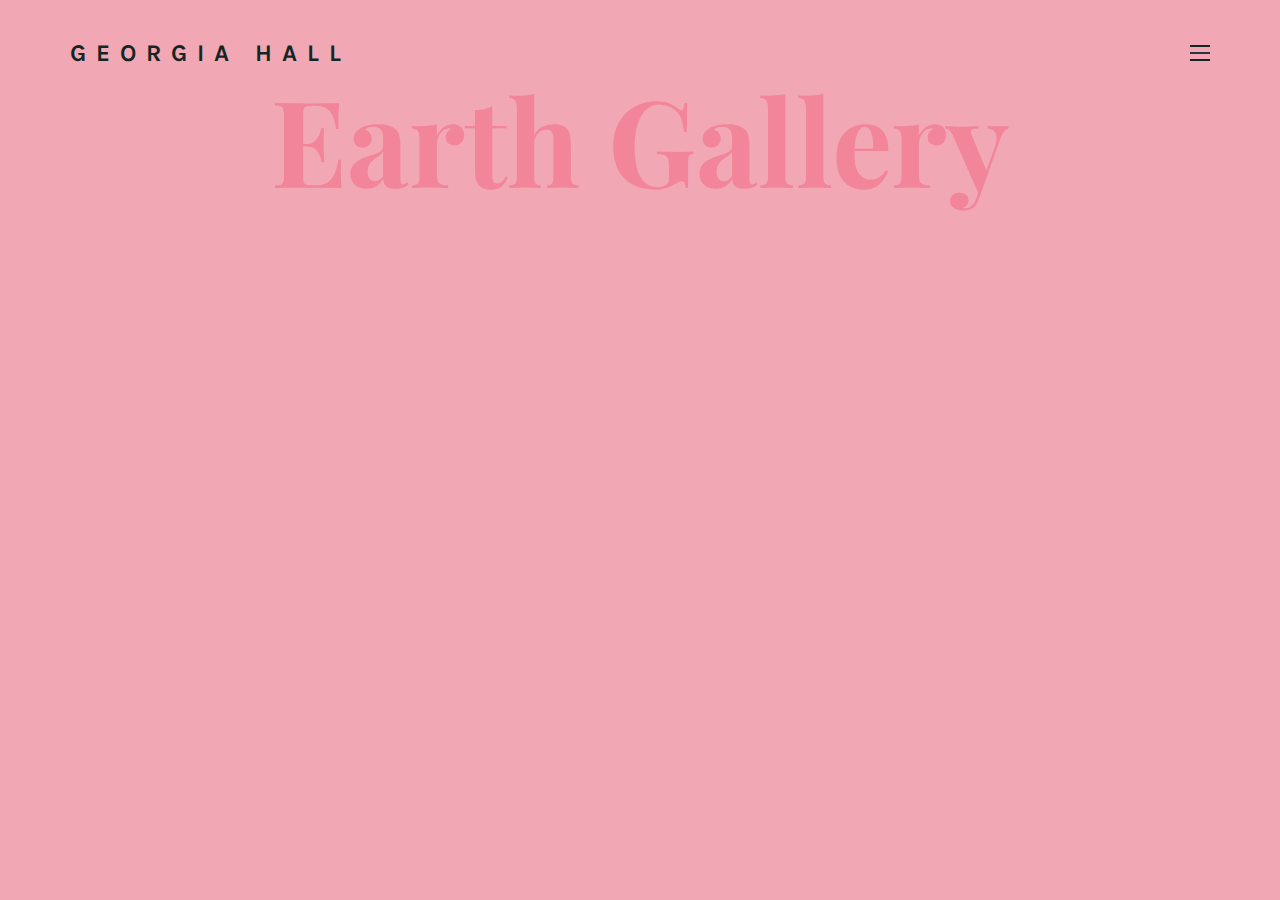
<file: itw-joe copy.html>
<!DOCTYPE HTML>
<html>
	<head>
	<meta charset="utf-8">
	<meta http-equiv="X-UA-Compatible" content="IE=edge">
	<title>Georgia Hall</title>
	<meta name="viewport" content="width=device-width, initial-scale=1">
	<meta name="description" content="" />
	<meta name="keywords" content="" />
	<meta name="author" content="" />

  <!-- Facebook and Twitter integration -->
	<meta property="og:title" content=""/>
	<meta property="og:image" content=""/>
	<meta property="og:url" content=""/>
	<meta property="og:site_name" content=""/>
	<meta property="og:description" content=""/>
	<meta name="twitter:title" content="" />
	<meta name="twitter:image" content="" />
	<meta name="twitter:url" content="" />
	<meta name="twitter:card" content="" />

	<!-- Place favicon.ico and apple-touch-icon.png in the root directory -->
	<link rel="shortcut icon" href="favicon.ico">

	<link href="https://fonts.googleapis.com/css?family=Karla:400,700" rel="stylesheet">
	<link href="https://fonts.googleapis.com/css?family=Playfair+Display:400,400i,700" rel="stylesheet">
	
	<!-- Animate.css -->
	<link rel="stylesheet" href="css/animate.css">
	<!-- Icomoon Icon Fonts-->
	<link rel="stylesheet" href="css/icomoon.css">
	<!-- Bootstrap  -->
	<link rel="stylesheet" href="css/bootstrap.css">
	<!-- Owl Carousel -->
	<link rel="stylesheet" href="css/owl.carousel.min.css">
	<link rel="stylesheet" href="css/owl.theme.default.min.css">
	<!-- Magnific Popup -->
	<link rel="stylesheet" href="css/magnific-popup.css">

	<link rel="stylesheet" href="css/style.css">


	<!-- Modernizr JS -->
	<script src="js/modernizr-2.6.2.min.js"></script>
	<!-- FOR IE9 below -->
	<!--[if lt IE 9]>
	<script src="js/respond.min.js"></script>
	<![endif]-->

	</head>
	<body>

		<nav id="colorlib-main-nav" role="navigation">
		<a href="#" class="js-colorlib-nav-toggle colorlib-nav-toggle active"><i></i></a>
		<div class="js-fullheight colorlib-table">
			<div class="colorlib-table-cell js-fullheight">
				<div class="row">
					<div class="col-md-12" style="margin-top: 4em;">
						<ul>
							<li><a href="index.html">Home</a></li>                             
                            <li><a href="work.html">Portfolio</a></li>
							<!--<li><a href="work.html">Portfolio</a></li>-->
							<li><a href="about.html">About</a></li>
							
						</ul>
					</div>
				</div>
                
			</div>
		</div>
	</nav>
	
	<div id="colorlib-page">
		<header>
			<div class="container">
				<div class="row">
					<div class="col-md-12">
						<div class="colorlib-navbar-brand">
							<a class="colorlib-logo" href="index.html">Georgia Hall</a>
                            <!--<div class="colorlib-sublogo">Contemporary spaces</div>-->
						</div>
                        <a href="#" class="js-colorlib-nav-toggle colorlib-nav-toggle"><i></i></a>

                        
					</div>
				</div>
			</div>
		</header>
        

        
		<div id="colorlib-work">
            
			<div class="container">
				<div class="row text-center">
					<h2 class="bold">Earth Gallery</h2>
				</div>
                <div class="work-entry-flex1 animate-box">
												<div class="text-inner text-inner-right">
													<h3>Jo Lathwood interview -  Earth Art residency overview</h3>
													 <embed src="images/PDF.pdf" type="application/pdf" width="100%" height="500px">

												</div>
						</div>
        
			</div>
		</div>
		
		
		<footer>
			<div id="footer">
				<div class="container">
					
					<div class="row">
						<div class="col-md-12 text-center">
							<p>
								
								
							</p>
						</div>
					</div>
				</div>
			</div>
		</footer>
	
	</div>

	<!-- jQuery -->
	<script src="js/jquery.min.js"></script>
	<!-- jQuery Easing -->
	<script src="js/jquery.easing.1.3.js"></script>
	<!-- Bootstrap -->
	<script src="js/bootstrap.min.js"></script>
	<!-- Waypoints -->
	<script src="js/jquery.waypoints.min.js"></script>
	<!-- Owl Carousel -->
	<script src="js/owl.carousel.min.js"></script>
	<!-- Magnific Popup -->
	<script src="js/jquery.magnific-popup.min.js"></script>
	<script src="js/magnific-popup-options.js"></script>

	<!-- Main JS (Do not remove) -->
	<script src="js/main.js"></script>

	</body>
</html>
</file>
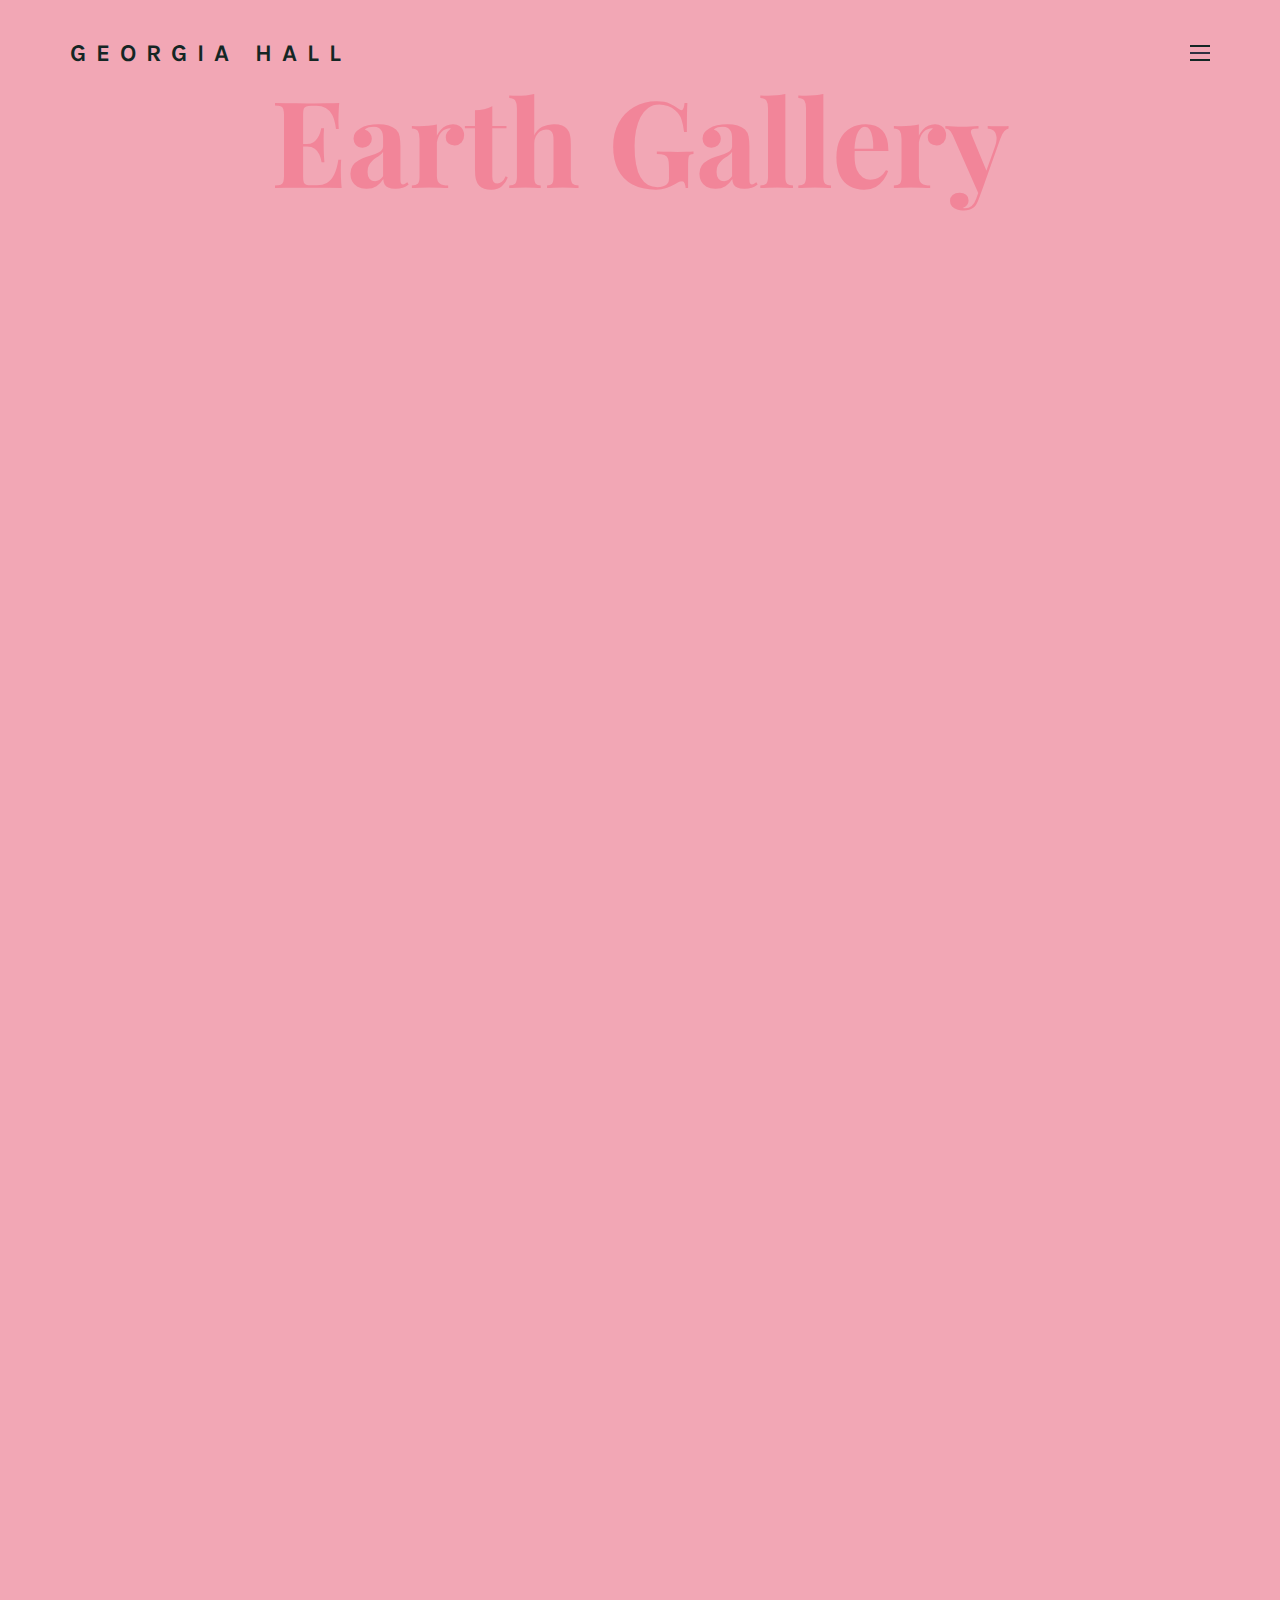
<file: itw-joe.html>
<!DOCTYPE HTML>
<html>
	<head>
	<meta charset="utf-8">
	<meta http-equiv="X-UA-Compatible" content="IE=edge">
	<title>Georgia Hall</title>
	<meta name="viewport" content="width=device-width, initial-scale=1">
	<meta name="description" content="" />
	<meta name="keywords" content="" />
	<meta name="author" content="" />

  <!-- Facebook and Twitter integration -->
	<meta property="og:title" content=""/>
	<meta property="og:image" content=""/>
	<meta property="og:url" content=""/>
	<meta property="og:site_name" content=""/>
	<meta property="og:description" content=""/>
	<meta name="twitter:title" content="" />
	<meta name="twitter:image" content="" />
	<meta name="twitter:url" content="" />
	<meta name="twitter:card" content="" />

	<!-- Place favicon.ico and apple-touch-icon.png in the root directory -->
	<link rel="shortcut icon" href="favicon.ico">

	<link href="https://fonts.googleapis.com/css?family=Karla:400,700" rel="stylesheet">
	<link href="https://fonts.googleapis.com/css?family=Playfair+Display:400,400i,700" rel="stylesheet">
	
	<!-- Animate.css -->
	<link rel="stylesheet" href="css/animate.css">
	<!-- Icomoon Icon Fonts-->
	<link rel="stylesheet" href="css/icomoon.css">
	<!-- Bootstrap  -->
	<link rel="stylesheet" href="css/bootstrap.css">
	<!-- Owl Carousel -->
	<link rel="stylesheet" href="css/owl.carousel.min.css">
	<link rel="stylesheet" href="css/owl.theme.default.min.css">
	<!-- Magnific Popup -->
	<link rel="stylesheet" href="css/magnific-popup.css">

	<link rel="stylesheet" href="css/style.css">


	<!-- Modernizr JS -->
	<script src="js/modernizr-2.6.2.min.js"></script>
	<!-- FOR IE9 below -->
	<!--[if lt IE 9]>
	<script src="js/respond.min.js"></script>
	<![endif]-->

	</head>
	<body>

		<nav id="colorlib-main-nav" role="navigation">
		<a href="#" class="js-colorlib-nav-toggle colorlib-nav-toggle active"><i></i></a>
		<div class="js-fullheight colorlib-table">
			<div class="colorlib-table-cell js-fullheight">
				<div class="row">
					<div class="col-md-12" style="margin-top: 4em;">
						<ul>
							<li><a href="index.html">Home</a></li>                             
                            <li><a href="work.html">Portfolio</a></li>
							<!--<li><a href="work.html">Portfolio</a></li>-->
							<li><a href="about.html">About</a></li>
							
						</ul>
					</div>
				</div>
                
			</div>
		</div>
	</nav>
	
	<div id="colorlib-page">
		<header>
			<div class="container">
				<div class="row">
					<div class="col-md-12">
						<div class="colorlib-navbar-brand">
							<a class="colorlib-logo" href="index.html">Georgia Hall</a>
                            <!--<div class="colorlib-sublogo">Contemporary spaces</div>-->
						</div>
                        <a href="#" class="js-colorlib-nav-toggle colorlib-nav-toggle"><i></i></a>

                        
					</div>
				</div>
			</div>
		</header>
        

        
		<div id="colorlib-work">
            
			<div class="container">
				<div class="row text-center">
					<h2 class="bold">Earth Gallery</h2>
				</div>
                <div class="work-entry-flex1 animate-box">
												<div class="text-inner text-inner-right">
													<h3>Jo Lathwood interview -  Earth Art residency overview</h3>
													<h4>How did the Earth Art residency begin?</h4>
<p>I was developing a self-initiated project called <i>‘isitmagma?’</i>, which explores different casting process with molten rock (<a href="http://wwww.isitmagma.com">isitmagma.com</a>). This lead me to contact Prof. Jonathan Blundy, Professor of Petrology in the Department of Earth Sciences at the University of Bristol. Initially, it was a conversation via a few emails and meetings at the university. This led him to generously allow me access to other people within the Earth Sciences community, leading to an Earth Art fellowship in 2016.</p>

                                                    <h4>How did your time within the university and conversations with the scientists develop the project? </h4>
<p>After a period of time of applying for project funding, I later began working with Professor of Volcanology, Professor Kathy Cashman.The first investigative research we did together was a site visit to Sand Point, in Weston-Super-Mare in April 2016, because I was interested in finding the most local point of igneous rock to Bristol. Here, we walked around looking for lava pillows that I had permission to take samples from to begin testing.</p>
 

<p>I have a very material experimental practice, so I had a good understanding of what I could do to influence the material and potential avenues to go down but I didn't have the education in the science behind what was happening. Therefore during the fellowship, when different outcomes or challenges would present themselves, Prof. Cashman was on-hand to answer why certain things were happening. As there are hundreds of different rock, before I began melting it, my first question was, “which type of rock is the best to melt?”. Prof. Cashman recommended Basalt as it is common, and has a low viscosity in comparison to other rocks so would be easier to pour into molds. We then tried to source that material locally.</p>

                                                    <center><h8>- lava in its best state has a consistency of ketchup -</h8></center>
<p>                                                  
<p><b>Melting the basalt involved heating rock sample up to 1200 degree celsius which was possible with some of the furnaces I had access too. What I didn’t expect was the viscosity of the material - lava in its best state has a consistency of ketchup - and how vitrification causes the rock sample to become brittle and unstable. The process of cooling the rock down slowly became just as important as heating it up. Prof. Cashman and Prof. Blundy both helped by suggesting different chemicals that could enable the rock flow better. Lithium tetraborate was the most successful.  </b></p>	                        
                   											
<h4>You were really pushing the material. How did you work with the Earth Sciences department to do this?</h4>


<p> There is an Earth Sciences technician, called Jonathan Hanson who I started working closely with. He was really helpful due to the access he has the workshops at the university. We took one of the most successful rocks that I managed to cast and we cut it in half with a circular saw tool used to cut stone in the Will’s Memorial department. This became entertaining as I gave him the rock to the cut and we thought we would only have time to go and have a cup of tea. However, the cast form took two and a half hours (<a href="https://vimeo.com/339117675">video</a>)! The result of this is a polished cross-section of a rock cast. From this, he made a thin-section slide sample, used to look at through a Petrographic microscope. This opened up a new bit of work because the slide showed their were crystals growing in the rock, which is the athisasis of when a rock is a rock - when it has crystals (if it doesn't have crystals, it is a glass). So, in regards of material status, it shifted from a structurally complex old rock to ironically, a younger rock. I am sure the scientists would not use those definitions but that is how I was looking at on a narrative bases.</p> 


<h4>Could you take us through the making of the work and the outcome in terms of process and materials?</h4>


<p>The process of making the work was very experimental, because all I was trying to do with my research was investigating how to use molten rock as a sculptural materials. It was very formalic; I was trying to cast a perfect sphere. </p> 


<p>When you are casting a sphere, it has no points or extremities so you have equal cooling of the hot material, being less likely to get problems with shrinkage or fractures. </p> 

<p>That was the first object I was trying to make. It is also aesthetically relates to planetary shapes, yet also being a shape that you do not see recurring in the natural world - you see rounded objects but you are unlikely to see perfect spheres. It was a natural form to be working on. After several tests - and several failures, more importantly for the development of this project - there were around 90% of broken sculptures and 10% of which survived and lasted. The next step was to try and cast a pattern or shape which involved casting a diamond shape. This was a piece that we later cut in half. </p> 


<p>A lot of work happened off-site at Coles Casting in Dorset, because I needed an experimental space to be able to make this kind of work as we were unsure what it would do in regards to  fumes and knowing how it was going to react with some of the moulds. We were effectively heating up rock in a crucible inside a furnace and then pouring it into a mould that was pre-made. The best discovery was making a more unique mould base than I had made before. I was experimenting with lots of different refractory materials; refractory means a material that can deal with lots of heat. I have a good understanding of foundry techniques so I was testing different techniques <u>in sand casting and loss-wax casting.</u> </p> 


<p>I feel as though this project is about the process of the whole story rather than just the final outcome. I exhibited pieces still in their mould or things that had failed or things that had melted from rock in the kiln. The project wasn’t about making a final work. In conclusion, the work had four different outcomes;</p> 

<ol type="1">
  <li>A live performance of showing people what molten rock looked like which became an important part of the work. As well as learning how to shape the rock, I also had to learn to melt the rock and this became part of the project in a performative fashion. This was shared at Spike Island Open studios and it has also been documented in a film. </li>
  <li>A film made by Paul Blakemore that shows an overview of the whole process from the raw material to an object process; showing the raw materials going into the furnace and the outcomes - which is a lot more accessible.</li>
  <li>An exhibition at the Earth Sciences gallery. This included sculptures two categories;
    <ol type="a">
  <li>The ‘mistakes’ - these were not polished sculptures as I was interested in why certain things happened and the science behind it, these might not be narrative/ conceptual works but they were part of the puzzle which explored the whole process.</li>
  <li>The final nine sculptures that were simple formed and polished, shown either in set plaster or had stands or shelves made for them </li>
</ol>
    </li>
</ol>


<h4>How do you feel the work evolved and adapted through the conversations and support of the scientists?</h4>


<p>It naturally happened, that I started looking at the definitions that scientists used with rocks within my practice. At the start, I was really interested in the quest of trying to melt and shape the rock from a sculptural point of view. By the end of the project, I was also interested in what the rock looks like under a microscope, how do scientists define and research volcanos or igneous rock and then how that impacts on climate or societal influences. I used these questions to look at how I could move the project forward.</p>
                                                    
                                                    
                                                    <h4>How did this project influence other work or lead onto your future works?</h4>

<p>After the IsItMagma project, I wanted to do some larger works so I applied for an <a href="https://www.nationaltrust.org.uk/biddulph-grange-garden/features/jo-lathwood-at-biddulph-grange">outdoor commission at the National Trust property Biddulph Grange</a> in Stoke-on-Trent as part of the Trust New Art contemporary art programme. They had put a bid out for an artist to work with the on-site geological gallery, it was an interesting victorian mid-19th century gallery which was the original entrance to the garden. It was made by James Bateman. Bateman had two belief systems, which were common ideas at the time in the UK. Firstly, he was an Evangelist Christian and believed in the seven days of creation but secondly, he also believed in the new discovery of geology, dinosaurs and fossils. He spent a lot of his time merging the two ideas together. This was during the time when Darwin published ‘Origin of Species’, 1859. So Bateman made a geology gallery that mapped the seven days of creation underneath a rock strata, that although was technically correct was not under the seven days of creation. </p>


<p>I got the bid, likely since having had so much research with geology and my connection with the University of Bristol. I developed a new work sited at Biddulph Grange. The project was a year, with six months of research and six months of fabrication. </p>


<p>The work resulted in two 4-metre large physical structures feldspar (feldspar are crystals found in many of the rocks from the on-site gallery), that members of the public could walk into. Inside there are polarised filters on the windows, de-fracting the light to adapt the outside view of the world. Through my previous research of looking at Petrographic microscopes with the university, I was able to now explore the science behind how light bends and creates colours and also still looking at the crystallology of rock structures.There was also another live lava-pour event attached to the commission.</p>
<p><b>Thank you Jo and congratulations on your work. Follow Jo Lathwood’s work online at: <a href="http://www.jolathwood.co.uk">www.jolathwood.co.uk</a></b> </p>                                                   
                                                  
  <p><i>Interviewed February 2019 by Georgia Hall</i>
</p>                                                  


												</div>
						</div>
        
			</div>
		</div>
		
		
		<footer>
			<div id="footer">
				<div class="container">
					
					<div class="row">
						<div class="col-md-12 text-center">
							<p>
								
								
							</p>
						</div>
					</div>
				</div>
			</div>
		</footer>
	
	</div>

	<!-- jQuery -->
	<script src="js/jquery.min.js"></script>
	<!-- jQuery Easing -->
	<script src="js/jquery.easing.1.3.js"></script>
	<!-- Bootstrap -->
	<script src="js/bootstrap.min.js"></script>
	<!-- Waypoints -->
	<script src="js/jquery.waypoints.min.js"></script>
	<!-- Owl Carousel -->
	<script src="js/owl.carousel.min.js"></script>
	<!-- Magnific Popup -->
	<script src="js/jquery.magnific-popup.min.js"></script>
	<script src="js/magnific-popup-options.js"></script>

	<!-- Main JS (Do not remove) -->
	<script src="js/main.js"></script>

	</body>
</html>
</file>
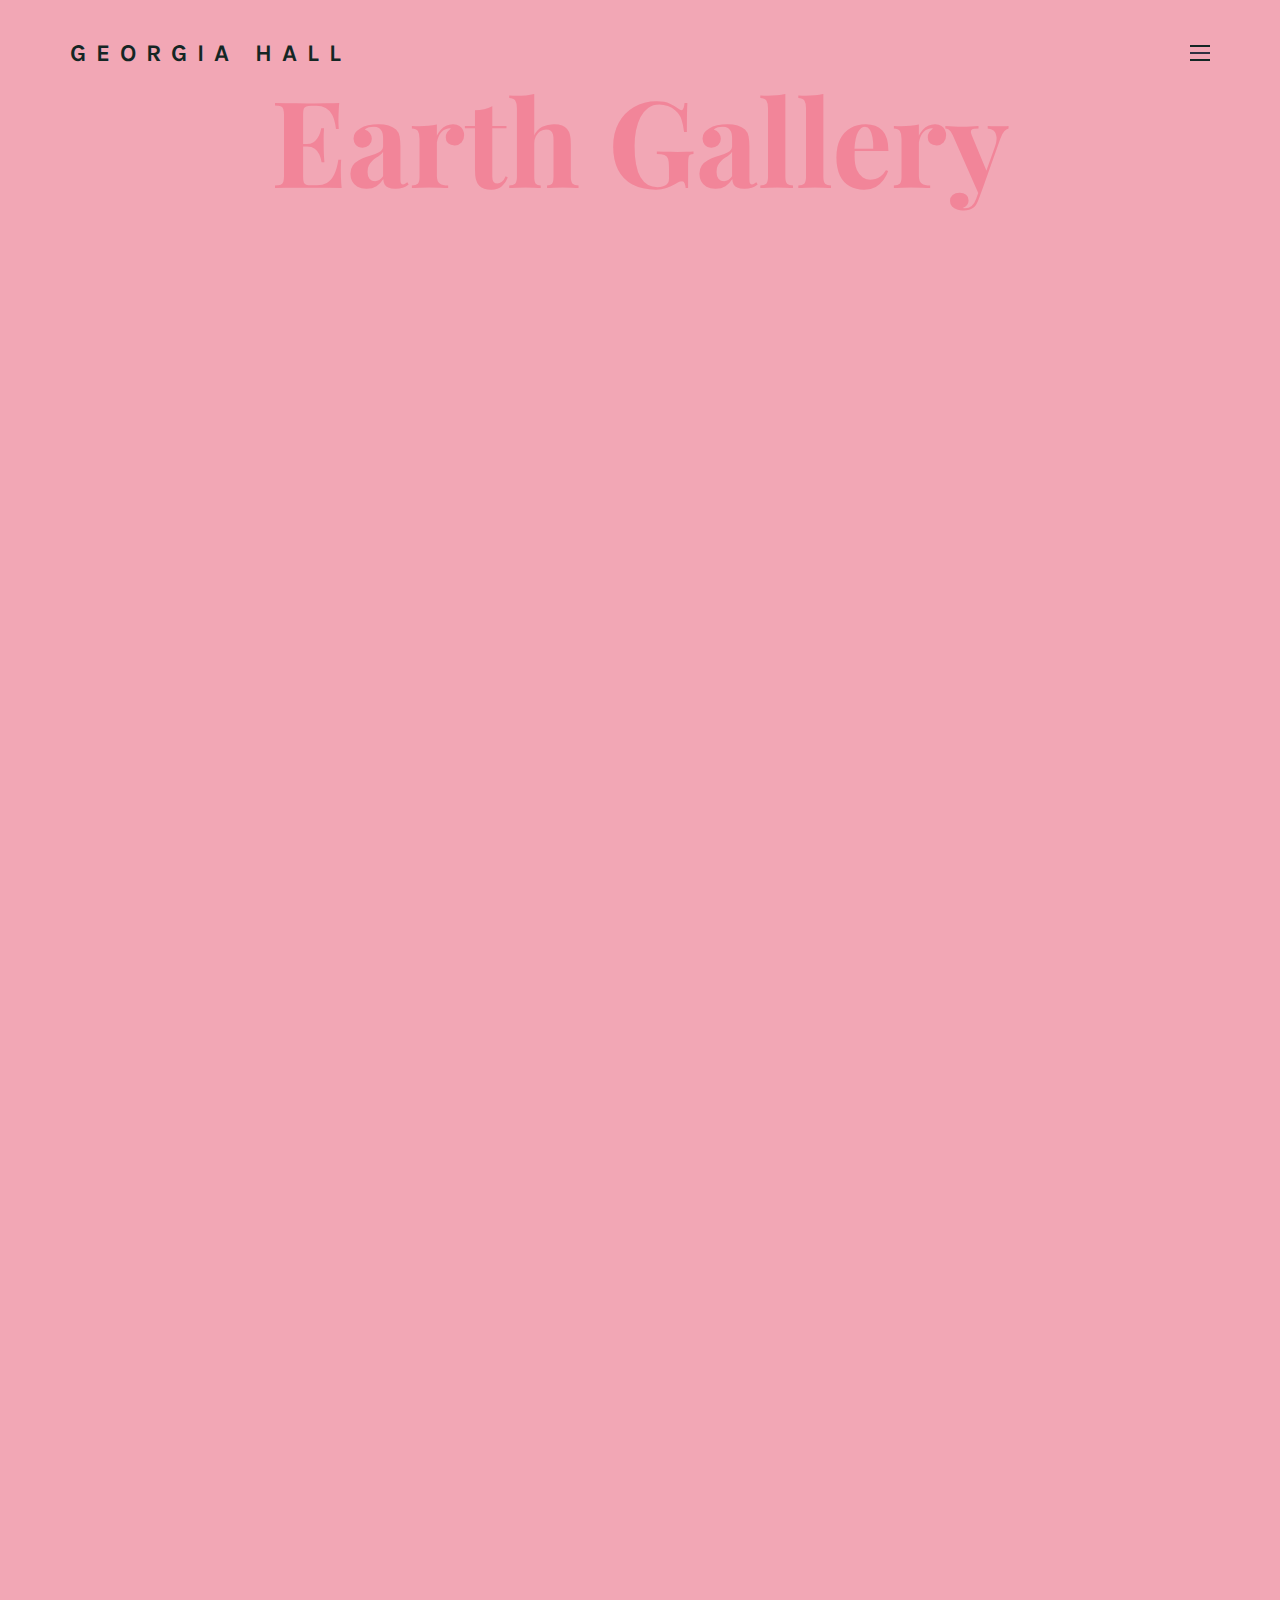
<file: itw-rod.html>
<!DOCTYPE HTML>
<html>
	<head>
	<meta charset="utf-8">
	<meta http-equiv="X-UA-Compatible" content="IE=edge">
	<title>Georgia Hall</title>
	<meta name="viewport" content="width=device-width, initial-scale=1">
	<meta name="description" content="" />
	<meta name="keywords" content="" />
	<meta name="author" content="" />

  <!-- Facebook and Twitter integration -->
	<meta property="og:title" content=""/>
	<meta property="og:image" content=""/>
	<meta property="og:url" content=""/>
	<meta property="og:site_name" content=""/>
	<meta property="og:description" content=""/>
	<meta name="twitter:title" content="" />
	<meta name="twitter:image" content="" />
	<meta name="twitter:url" content="" />
	<meta name="twitter:card" content="" />

	<!-- Place favicon.ico and apple-touch-icon.png in the root directory -->
	<link rel="shortcut icon" href="favicon.ico">

	<link href="https://fonts.googleapis.com/css?family=Karla:400,700" rel="stylesheet">
	<link href="https://fonts.googleapis.com/css?family=Playfair+Display:400,400i,700" rel="stylesheet">
	
	<!-- Animate.css -->
	<link rel="stylesheet" href="css/animate.css">
	<!-- Icomoon Icon Fonts-->
	<link rel="stylesheet" href="css/icomoon.css">
	<!-- Bootstrap  -->
	<link rel="stylesheet" href="css/bootstrap.css">
	<!-- Owl Carousel -->
	<link rel="stylesheet" href="css/owl.carousel.min.css">
	<link rel="stylesheet" href="css/owl.theme.default.min.css">
	<!-- Magnific Popup -->
	<link rel="stylesheet" href="css/magnific-popup.css">

	<link rel="stylesheet" href="css/style.css">


	<!-- Modernizr JS -->
	<script src="js/modernizr-2.6.2.min.js"></script>
	<!-- FOR IE9 below -->
	<!--[if lt IE 9]>
	<script src="js/respond.min.js"></script>
	<![endif]-->

	</head>
	<body>

		<nav id="colorlib-main-nav" role="navigation">
		<a href="#" class="js-colorlib-nav-toggle colorlib-nav-toggle active"><i></i></a>
		<div class="js-fullheight colorlib-table">
			<div class="colorlib-table-cell js-fullheight">
				<div class="row">
					<div class="col-md-12" style="margin-top: 4em;">
						<ul>
							<li><a href="index.html">Home</a></li>                             
                            <li><a href="work.html">Portfolio</a></li>
							<!--<li><a href="work.html">Portfolio</a></li>-->
							<li><a href="about.html">About</a></li>
							
						</ul>
					</div>
				</div>
               
			</div>
		</div>
	</nav>
	
	<div id="colorlib-page">
		<header>
			<div class="container">
				<div class="row">
					<div class="col-md-12">
						<div class="colorlib-navbar-brand">
							<a class="colorlib-logo" href="index.html">Georgia Hall</a>
                            <!--<div class="colorlib-sublogo">Contemporary spaces</div>-->
						</div>
                        <a href="#" class="js-colorlib-nav-toggle colorlib-nav-toggle"><i></i></a>

                        
					</div>
				</div>
			</div>
		</header>
        

        
		<div id="colorlib-work">
            
			<div class="container">
				<div class="row text-center">
					<h2 class="bold">Earth Gallery</h2>
				</div>
                <div class="work-entry-flex1 animate-box">
												<div class="text-inner text-inner-right">
													<h3>Interview with artist Rodney Harris about his work, ‘A Delineation of Strata of England and Wales with part of Scotland and France’, made during his Earth Sciences residency 2015. </h3>
                                                    <p>Interviewed February 2019. </p>
													<h4>How did the residency with Earth Sciences department at the University of Bristol begin?</h4>
                                                    
<p>In 2008, I was sculptor in residence at Liverpool university as part of their European city of culture. During the residency, I developed a process of making and using natural material in inks. Subsequently, Bristol university heard about this work and together we made an approach to the Leverhulme for a residency to coincide with the bi-centenary of William Smith’s first geological map of Britain of 1815. Therefore, the Leverhulme Trust fund in 2015, was part of the 200 year celebration for the William Smith Map, of which they have a copy. This map was the first time that mankind had ever worked out the structure of what is behind our feet.</p>
<p>I made a number of different artworks but the most significant was a reinterpretation of William Smith’s original map, which didn’t include any of the information that Smith had, such as mines or towns, it was purely about the colour of the landscape. The map I produced was more to do with an environmental theme of encouraging care of the landscape. It is about encouraging people to love their landscape. It is all about the emotional response to the beautiful colour that the land is made of. It’s purely colour. It is also about unity, in that William Smith’s map is very southern England-centric, which is where the wealth was. The print I’ve produced is more about the colours of all the places on the geological area he described, so it includes France, Ireland and Scotland. It has an equal area on the map, as opposed to only concentrating on the South of England.</p>
<p>The map is made up of fifteen individual prints. These were popular and sold well, so it felt it would be great if there was an exhibition space within the university whereby artists could display, sell work and develop an interaction between Art and Earth Scientists. So the Art would influence the Earth Scientists to think about their work. From this, we decided to develop the EarthArt fellowship. The fellowship is about public engagement and about changing how the scientists see what they are doing.</p>
<p>We decided on developing the idea the fellowship and the earth gallery, maybe giving their work a different angle. The residency is not just about public engagement, it is also about changing how the earth sciences scientists see what they are doing.</p>                                                    
<h4>Tell us about the conversations you had with the scientists?</h4>
<p>I worked closely with Professor Kathy Cashman who is also a photographic artist. I felt that relationship was important because scientist’s don’t always know what an artist’s do, how they develop ideas or make work. Noone knew what I might do. The great thing about the Leverhulme Trust funding is that it was open ending. But Kathy understood what an artist might do. There was a mutual understanding and support within that. She also recognised the lack of awareness within earth sciences. One of the solutions was to begin a gallery. I also had a close relationship with Prof. John Blundy, who is a professor of Petrology. We would go on field trips and the thing about partnering with someone who knows what they are looking at when it comes to looking at the landscape, they can deepen your knowledge about what that landscape is. You are not just looking at the surface. You are getting a deep knowledge of the structure and the history that you would not get otherwise. You don’t need a degree about that, as in a residency they can just tell you that.</p>
 
                   											
<h4>How did you work with the Earth Sciences department to do develop your new found way of working?</h4>


<p> Prof. Kathy Cashman, Professor of Volcanology, encouraged me to make a re-interpretation of the map at the scale that it is at (3m x 1.8m) and encouraged me to work with the British geological survey who provided the information for which the map is based on. As an artist, it is wise to partner with large institutions and organisations that are huge knowledge banks. </p> 


<h4>Please could you take us through the making of the work and the outcome in terms of process and materials?</h4>


<p>I had identified different areas of earth that had different geological materials and I would then visit those areas and collect those materials just by digging. You might have to go to a river where there is exposed material or a beach or a cliff face. </p> 

<p>It is really fun… you just don’t know what the colour is going to be like until you have made the ink and printed it. It’s a discoverly. Different slates have different colours and what I didn’t realise is that Cornish slate is green -  it is the most beautiful green. It is amazing to see. </p> 



<h4>How did this work influence other work and lead onto Invisibility of the sea?</h4>


<p>Having made work about the land and having grown up next to the sea. I wanted to make a similar mapping of the ocean bed using sea-bed samples. The techniques that I had developed on representing landscape, I was able to use to represent seascape beneath the sea. That was the basis of making the project.</p>
                                                    
<p>However, this work included mythology of the sea and superstition. And especially how the sea has an invisibility, in how we treat the sea badly and we use it as a dump. So again much as with the original map, I wanted the work to encourage care for the sea and heighten environmental awareness of the sea and how it’s a really important part of our lives but we often ignore it - 90% of trade is by sea, it cools the planet, it absorbs carbon dioxide, we eat food from it, the list could go on, It seemed like the right time to make work that had some beauty about the sea. It is that interesting word ‘beauty’. The unfashionable-ness of beauty. </p>
<p><i>Publication coming soon - January 2020 </i></p>

												</div>
						</div>
        
			</div>
		</div>
		
		
		<footer>
			<div id="footer">
				<div class="container">
					
					<div class="row">
						<div class="col-md-12 text-center">
							<p>
								
								
							</p>
						</div>
					</div>
				</div>
			</div>
		</footer>
	
	</div>

	<!-- jQuery -->
	<script src="js/jquery.min.js"></script>
	<!-- jQuery Easing -->
	<script src="js/jquery.easing.1.3.js"></script>
	<!-- Bootstrap -->
	<script src="js/bootstrap.min.js"></script>
	<!-- Waypoints -->
	<script src="js/jquery.waypoints.min.js"></script>
	<!-- Owl Carousel -->
	<script src="js/owl.carousel.min.js"></script>
	<!-- Magnific Popup -->
	<script src="js/jquery.magnific-popup.min.js"></script>
	<script src="js/magnific-popup-options.js"></script>

	<!-- Main JS (Do not remove) -->
	<script src="js/main.js"></script>

	</body>
</html>
</file>
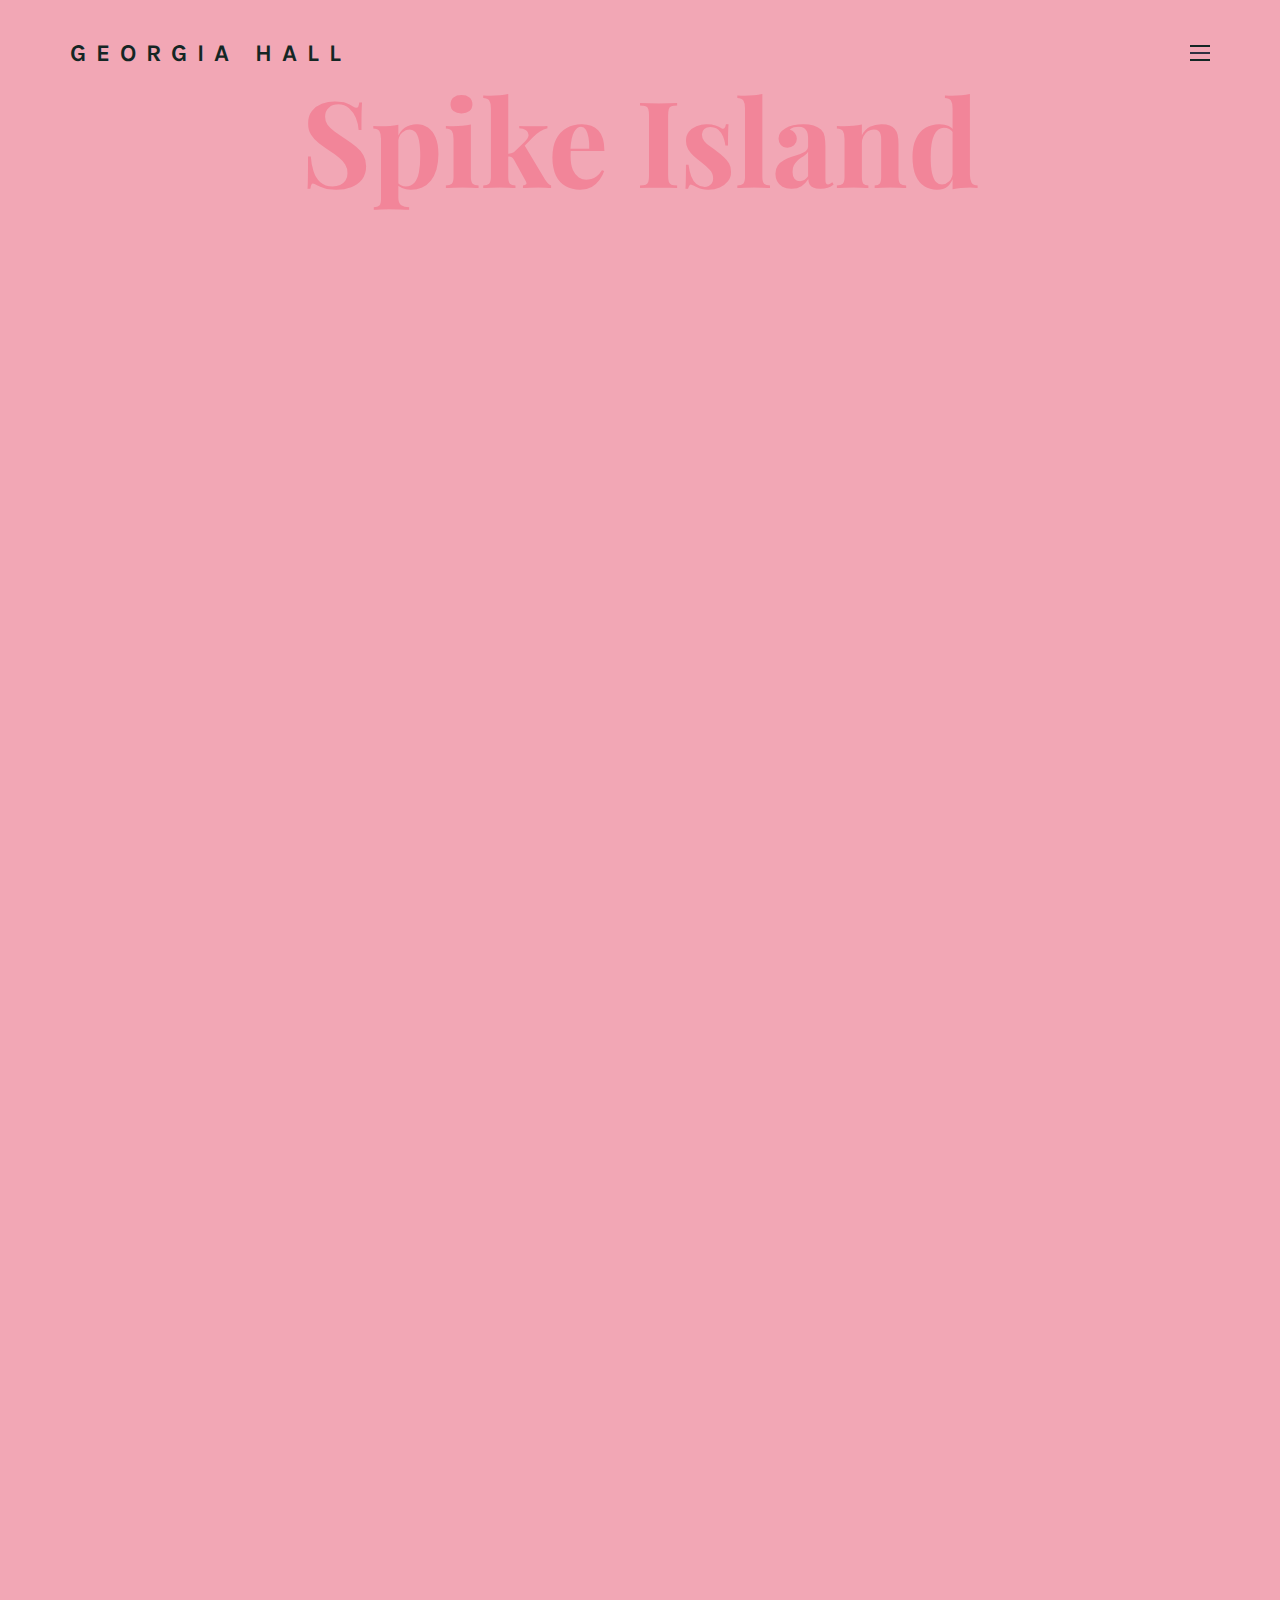
<file: spike-details.html>
<!DOCTYPE HTML>
<html>
	<head>
	<meta charset="utf-8">
	<meta http-equiv="X-UA-Compatible" content="IE=edge">
	<title>Georgia Hall</title>
	<meta name="viewport" content="width=device-width, initial-scale=1">
	<meta name="description" content="" />
	<meta name="keywords" content="" />
	<meta name="author" content="" />

  <!-- Facebook and Twitter integration -->
	<meta property="og:title" content=""/>
	<meta property="og:image" content=""/>
	<meta property="og:url" content=""/>
	<meta property="og:site_name" content=""/>
	<meta property="og:description" content=""/>
	<meta name="twitter:title" content="" />
	<meta name="twitter:image" content="" />
	<meta name="twitter:url" content="" />
	<meta name="twitter:card" content="" />

	<!-- Place favicon.ico and apple-touch-icon.png in the root directory -->
	<link rel="shortcut icon" href="favicon.ico">

	<link href="https://fonts.googleapis.com/css?family=Karla:400,700" rel="stylesheet">
	<link href="https://fonts.googleapis.com/css?family=Playfair+Display:400,400i,700" rel="stylesheet">
	
	<!-- Animate.css -->
	<link rel="stylesheet" href="css/animate.css">
	<!-- Icomoon Icon Fonts-->
	<link rel="stylesheet" href="css/icomoon.css">
	<!-- Bootstrap  -->
	<link rel="stylesheet" href="css/bootstrap.css">
	<!-- Owl Carousel -->
	<link rel="stylesheet" href="css/owl.carousel.min.css">
	<link rel="stylesheet" href="css/owl.theme.default.min.css">
	<!-- Magnific Popup -->
	<link rel="stylesheet" href="css/magnific-popup.css">

	<link rel="stylesheet" href="css/style.css">


	<!-- Modernizr JS -->
	<script src="js/modernizr-2.6.2.min.js"></script>
	<!-- FOR IE9 below -->
	<!--[if lt IE 9]>
	<script src="js/respond.min.js"></script>
	<![endif]-->

	</head>
	<body>

		<nav id="colorlib-main-nav" role="navigation">
		<a href="#" class="js-colorlib-nav-toggle colorlib-nav-toggle active"><i></i></a>
		<div class="js-fullheight colorlib-table">
			<div class="colorlib-table-cell js-fullheight">
				<div class="row">
					<div class="col-md-12" style="margin-top: 4em;">
						<ul>
							<li><a href="index.html">Home</a></li>                             
                            <li><a href="work.html">Portfolio</a></li>
							<li class="active"><a href="work.html">Work</a></li>
							
							<li><a href="about.html">About</a></li>
							
						</ul>
					</div>
				</div>
                 
			</div>
		</div>
	</nav>
	
	<div id="colorlib-page">
		<header>
			<div class="container">
				<div class="row">
					<div class="col-md-12">
						<div class="colorlib-navbar-brand">
							<a class="colorlib-logo" href="index.html">Georgia Hall</a>
                            <!--<div class="colorlib-sublogo">Contemporary spaces</div>-->
						</div>
						<a href="#" class="js-colorlib-nav-toggle colorlib-nav-toggle"><i></i></a>
					</div>
				</div>
			</div>
		</header>
		
		<div id="colorlib-work">
			<div class="container">
				<div class="row text-center">
					<h2 class="bold">Spike Island</h2>
				</div>
				<div class="row">
					<div class="col-md-12">
						<div class="work-entry-flex animate-box js-fullheight">
							<div class="col-three-forth js-fullheight">
								<div class="row no-gutters">
									<div class="col-md-12 col-md-push-10 no-gutters">
										<div class="work-img js-fullheight" style="background-image: url(images/ab-pic.jpg);">
                                            <div class="image-credit">Photo credit: Harriet Bowman, <i>All Round-er (sad sale)</i> (2018) Installation view, Spike Island, Bristol, UK. Photograph by Stuart Whipps.</div>
										</div>
									</div>
								</div>
							</div>
							<div class="col-one-forth js-fullheight">
								<div class="row no-gutters">
									<div class="col-md-12 col-md-pull-12 no-gutters">
										<div class="display-t js-fullheight">
											<div class="display-tc js-fullheight">
												<div class="text-inner text-inner-right">
													<h2><i>All Round-er (sad sale)</i> by Harriet Bowman</h2>
													<p>A new commission built by artist Bowman developed from a text written about her experiences with the world. Find more photographs and the exhibition text <a href="https://www.spikeisland.org.uk/programme/exhibitions/harriet-bowman/" target="_blank">here</a>. See more about Bowman <a href="https://www.harrietbowman.net/" target="_blank">here</a>. Summer 2018.
</p>													
												</div>
											</div>
										</div>
									</div>
								</div>
							</div>
						</div>
					</div>

					<div class="col-md-12">
						<div class="work-entry-flex animate-box js-fullheight">
							<div class="col-three-forth js-fullheight">
								<div class="row no-gutters">
									<div class="col-md-12 no-gutters">
										<div class="work-img js-fullheight" style="background-image: url(images/img_bg_2.jpg);">
                                            <div class="image-credit">Photo credit: Andrew Maina, <i>Snapshot of a collection</i> (2018), Installation view, Spike Island, Bristol, UK. Photograph by Stuart Whipps.</div>
										</div>
									</div>
								</div>
							</div>
							<div class="col-one-forth js-fullheight">
								<div class="row no-gutters">
									<div class="col-md-12 no-gutters">
										<div class="display-t js-fullheight">
											<div class="display-tc js-fullheight">
												<div class="text-inner text-inner-left">
													<h2><i>Snapshot of a Collection</i> by Andrew Mania</h2>
                                                    <p>Mania exhibits a selection of his work arranged amongst his personal collection photographs that have inspired his 20 year practice.</p>
                                                    <p>
 Find out more about the artist and the exhibition <a href="https://www.spikeisland.org.uk/programme/exhibitions/andrew-mania/" target="_blank">here</a>. 
</p>
													
												</div>
											</div>
										</div>
									</div>
								</div>
							</div>
						</div>
					</div>

					

				

				</div>
			</div>
		</div>
		
		
		<footer>
			<div id="footer">
				<div class="container">
					
					<div class="row">
						<div class="col-md-12 text-center">
							<p>
								
								
							</p>
						</div>
					</div>
				</div>
			</div>
		</footer>
	
	</div>

	<!-- jQuery -->
	<script src="js/jquery.min.js"></script>
	<!-- jQuery Easing -->
	<script src="js/jquery.easing.1.3.js"></script>
	<!-- Bootstrap -->
	<script src="js/bootstrap.min.js"></script>
	<!-- Waypoints -->
	<script src="js/jquery.waypoints.min.js"></script>
	<!-- Owl Carousel -->
	<script src="js/owl.carousel.min.js"></script>
	<!-- Magnific Popup -->
	<script src="js/jquery.magnific-popup.min.js"></script>
	<script src="js/magnific-popup-options.js"></script>

	<!-- Main JS (Do not remove) -->
	<script src="js/main.js"></script>

	</body>
</html>
</file>
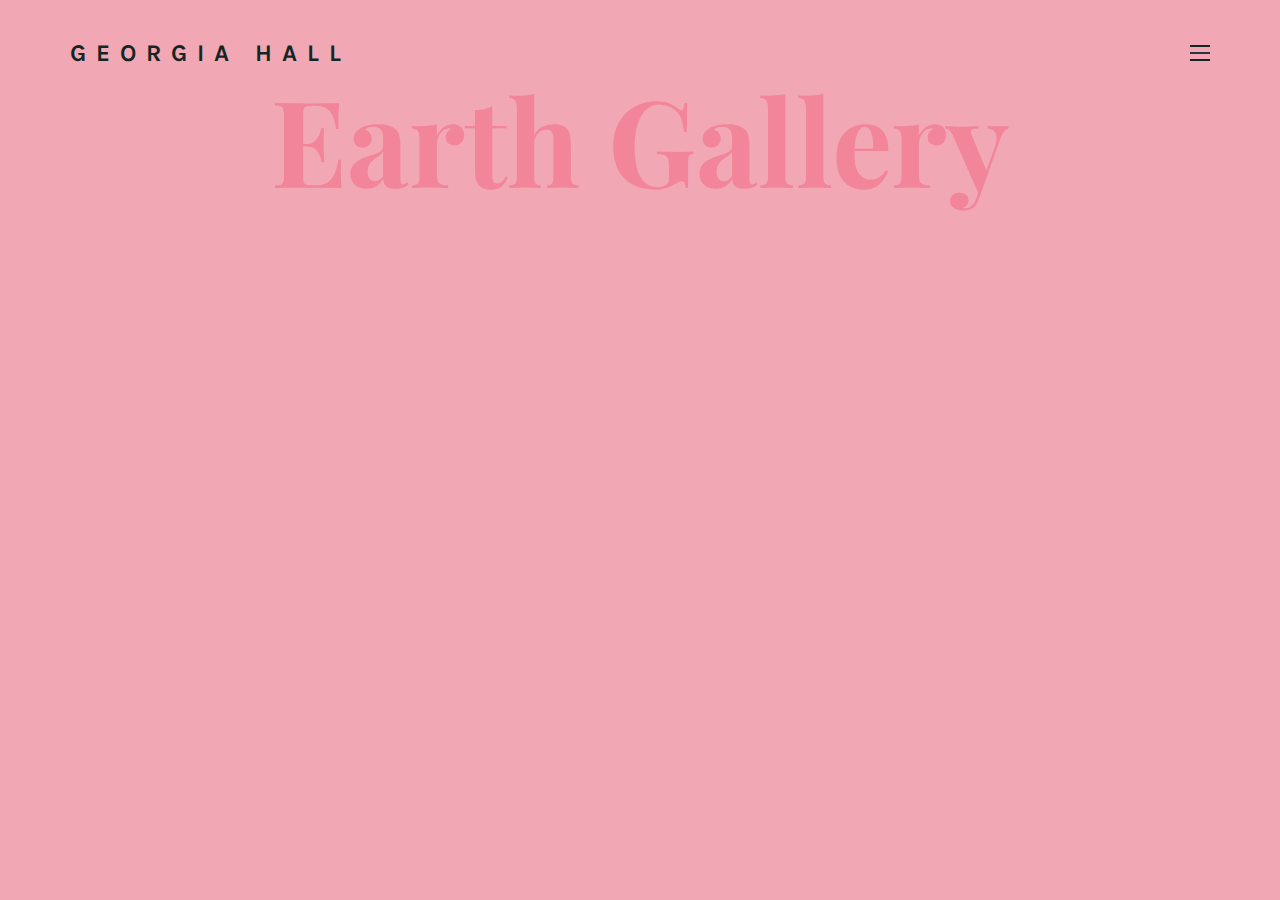
<file: text-olivia.html>
<!DOCTYPE HTML>
<html>
	<head>
	<meta charset="utf-8">
	<meta http-equiv="X-UA-Compatible" content="IE=edge">
	<title>Georgia Hall</title>
	<meta name="viewport" content="width=device-width, initial-scale=1">
	<meta name="description" content="" />
	<meta name="keywords" content="" />
	<meta name="author" content="" />

  <!-- Facebook and Twitter integration -->
	<meta property="og:title" content=""/>
	<meta property="og:image" content=""/>
	<meta property="og:url" content=""/>
	<meta property="og:site_name" content=""/>
	<meta property="og:description" content=""/>
	<meta name="twitter:title" content="" />
	<meta name="twitter:image" content="" />
	<meta name="twitter:url" content="" />
	<meta name="twitter:card" content="" />

	<!-- Place favicon.ico and apple-touch-icon.png in the root directory -->
	<link rel="shortcut icon" href="favicon.ico">

	<link href="https://fonts.googleapis.com/css?family=Karla:400,700" rel="stylesheet">
	<link href="https://fonts.googleapis.com/css?family=Playfair+Display:400,400i,700" rel="stylesheet">
	
	<!-- Animate.css -->
	<link rel="stylesheet" href="css/animate.css">
	<!-- Icomoon Icon Fonts-->
	<link rel="stylesheet" href="css/icomoon.css">
	<!-- Bootstrap  -->
	<link rel="stylesheet" href="css/bootstrap.css">
	<!-- Owl Carousel -->
	<link rel="stylesheet" href="css/owl.carousel.min.css">
	<link rel="stylesheet" href="css/owl.theme.default.min.css">
	<!-- Magnific Popup -->
	<link rel="stylesheet" href="css/magnific-popup.css">

	<link rel="stylesheet" href="css/style.css">


	<!-- Modernizr JS -->
	<script src="js/modernizr-2.6.2.min.js"></script>
	<!-- FOR IE9 below -->
	<!--[if lt IE 9]>
	<script src="js/respond.min.js"></script>
	<![endif]-->

	</head>
	<body>

		<nav id="colorlib-main-nav" role="navigation">
		<a href="#" class="js-colorlib-nav-toggle colorlib-nav-toggle active"><i></i></a>
		<div class="js-fullheight colorlib-table">
			<div class="colorlib-table-cell js-fullheight">
				<div class="row">
					<div class="col-md-12" style="margin-top: 4em;">
						<ul>
							<li class="active"><a href="index.html">Home</a></li>                             <li><a href="work.html">Portfolio</a></li>
							<!--<li><a href="work.html">Portfolio</a></li>-->
							
							<li><a href="about.html">About</a></li>
							
						</ul>
					</div>
				</div>
                
			</div>
		</div>
	</nav>
	
	<div id="colorlib-page">
		<header>
			<div class="container">
				<div class="row">
					<div class="col-md-12">
						<div class="colorlib-navbar-brand">
							<a class="colorlib-logo" href="index.html">Georgia Hall</a>
                            <!--<div class="colorlib-sublogo">Contemporary spaces</div>-->
						</div>
                        <a href="#" class="js-colorlib-nav-toggle colorlib-nav-toggle"><i></i></a>

                        
					</div>
				</div>
			</div>
		</header>
        

        
		<div id="colorlib-work">
            
			<div class="container">
				<div class="row text-center">
					<h2 class="bold">Earth Gallery</h2>
				</div>
                <div class="work-entry-flex1 animate-box">
												<div class="text-inner text-inner-right">
													<h2><a href="work-single.html">Olivia</a></h2>
													<p>Interview transcript</p>
													
												</div>
						</div>
        
			</div>
		</div>
		
		
		<footer>
			<div id="footer">
				<div class="container">
					
					<div class="row">
						<div class="col-md-12 text-center">
							<p>
								
								
							</p>
						</div>
					</div>
				</div>
			</div>
		</footer>
	
	</div>

	<!-- jQuery -->
	<script src="js/jquery.min.js"></script>
	<!-- jQuery Easing -->
	<script src="js/jquery.easing.1.3.js"></script>
	<!-- Bootstrap -->
	<script src="js/bootstrap.min.js"></script>
	<!-- Waypoints -->
	<script src="js/jquery.waypoints.min.js"></script>
	<!-- Owl Carousel -->
	<script src="js/owl.carousel.min.js"></script>
	<!-- Magnific Popup -->
	<script src="js/jquery.magnific-popup.min.js"></script>
	<script src="js/magnific-popup-options.js"></script>

	<!-- Main JS (Do not remove) -->
	<script src="js/main.js"></script>

	</body>
</html>
</file>
<file: css/icomoon.css>
@font-face {
  font-family: 'icomoon';
  src:  url('fonts/icomoon.eot?tmere9');
  src:  url('fonts/icomoon.eot?tmere9#iefix') format('embedded-opentype'),
    url('fonts/icomoon.ttf?tmere9') format('truetype'),
    url('fonts/icomoon.woff?tmere9') format('woff'),
    url('fonts/icomoon.svg?tmere9#icomoon') format('svg');
  font-weight: normal;
  font-style: normal;
}

[class^="icon-"], [class*=" icon-"] {
  /* use !important to prevent issues with browser extensions that change fonts */
  font-family: 'icomoon' !important;
  speak: none;
  font-style: normal;
  font-weight: normal;
  font-variant: normal;
  text-transform: none;
  

  /* Better Font Rendering =========== */
  -webkit-font-smoothing: antialiased;
  -moz-osx-font-smoothing: grayscale;
}

.icon-activity:before {
  content: "\e900";
}
.icon-airplay:before {
  content: "\e901";
}
.icon-alert-circle:before {
  content: "\e902";
}
.icon-alert-octagon:before {
  content: "\e903";
}
.icon-alert-triangle:before {
  content: "\e904";
}
.icon-align-center:before {
  content: "\e905";
}
.icon-align-justify:before {
  content: "\e906";
}
.icon-align-left:before {
  content: "\e907";
}
.icon-align-right:before {
  content: "\e908";
}
.icon-anchor:before {
  content: "\e909";
}
.icon-aperture:before {
  content: "\e90a";
}
.icon-arrow-down3:before {
  content: "\e90b";
}
.icon-arrow-down-circle:before {
  content: "\e90c";
}
.icon-arrow-down-left3:before {
  content: "\e90d";
}
.icon-arrow-down-right3:before {
  content: "\e90e";
}
.icon-arrow-left3:before {
  content: "\e90f";
}
.icon-arrow-left-circle:before {
  content: "\e910";
}
.icon-arrow-right3:before {
  content: "\e911";
}
.icon-arrow-right-circle:before {
  content: "\e912";
}
.icon-arrow-up3:before {
  content: "\e913";
}
.icon-arrow-up-circle:before {
  content: "\e914";
}
.icon-arrow-up-left3:before {
  content: "\e915";
}
.icon-arrow-up-right3:before {
  content: "\e916";
}
.icon-at-sign:before {
  content: "\e917";
}
.icon-award:before {
  content: "\e918";
}
.icon-bar-chart:before {
  content: "\e919";
}
.icon-bar-chart-2:before {
  content: "\e91a";
}
.icon-battery:before {
  content: "\e91b";
}
.icon-battery-charging:before {
  content: "\e91c";
}
.icon-bell2:before {
  content: "\e91d";
}
.icon-bell-off:before {
  content: "\e91e";
}
.icon-bluetooth:before {
  content: "\e91f";
}
.icon-bold2:before {
  content: "\e920";
}
.icon-book2:before {
  content: "\e921";
}
.icon-book-open:before {
  content: "\e922";
}
.icon-bookmark2:before {
  content: "\e923";
}
.icon-box:before {
  content: "\e924";
}
.icon-briefcase2:before {
  content: "\e925";
}
.icon-calendar2:before {
  content: "\e926";
}
.icon-camera2:before {
  content: "\e927";
}
.icon-camera-off:before {
  content: "\e928";
}
.icon-cast:before {
  content: "\e929";
}
.icon-check:before {
  content: "\e92a";
}
.icon-check-circle:before {
  content: "\e92b";
}
.icon-check-square:before {
  content: "\e92c";
}
.icon-chevron-down:before {
  content: "\e92d";
}
.icon-chevron-left:before {
  content: "\e92e";
}
.icon-chevron-right:before {
  content: "\e92f";
}
.icon-chevron-up:before {
  content: "\e930";
}
.icon-chevrons-down:before {
  content: "\e931";
}
.icon-chevrons-left:before {
  content: "\e932";
}
.icon-chevrons-right:before {
  content: "\e933";
}
.icon-chevrons-up:before {
  content: "\e934";
}
.icon-chrome2:before {
  content: "\e935";
}
.icon-circle:before {
  content: "\e936";
}
.icon-clipboard2:before {
  content: "\e937";
}
.icon-clock3:before {
  content: "\e938";
}
.icon-cloud2:before {
  content: "\e939";
}
.icon-cloud-drizzle:before {
  content: "\e93a";
}
.icon-cloud-lightning:before {
  content: "\e93b";
}
.icon-cloud-off:before {
  content: "\e93c";
}
.icon-cloud-rain:before {
  content: "\e93d";
}
.icon-cloud-snow:before {
  content: "\e93e";
}
.icon-code:before {
  content: "\e93f";
}
.icon-codepen2:before {
  content: "\e940";
}
.icon-command2:before {
  content: "\e941";
}
.icon-compass3:before {
  content: "\e942";
}
.icon-copy2:before {
  content: "\e943";
}
.icon-corner-down-left:before {
  content: "\e944";
}
.icon-corner-down-right:before {
  content: "\e945";
}
.icon-corner-left-down:before {
  content: "\e946";
}
.icon-corner-left-up:before {
  content: "\e947";
}
.icon-corner-right-down:before {
  content: "\e948";
}
.icon-corner-right-up:before {
  content: "\e949";
}
.icon-corner-up-left:before {
  content: "\e94a";
}
.icon-corner-up-right:before {
  content: "\e94b";
}
.icon-cpu:before {
  content: "\e94c";
}
.icon-credit-card2:before {
  content: "\e94d";
}
.icon-crop2:before {
  content: "\e94e";
}
.icon-crosshair:before {
  content: "\e94f";
}
.icon-database2:before {
  content: "\e950";
}
.icon-delete:before {
  content: "\e951";
}
.icon-disc:before {
  content: "\e952";
}
.icon-dollar-sign:before {
  content: "\e953";
}
.icon-download4:before {
  content: "\e954";
}
.icon-download-cloud:before {
  content: "\e955";
}
.icon-droplet2:before {
  content: "\e956";
}
.icon-edit:before {
  content: "\e957";
}
.icon-edit-2:before {
  content: "\e958";
}
.icon-edit-3:before {
  content: "\e959";
}
.icon-external-link:before {
  content: "\e95a";
}
.icon-eye2:before {
  content: "\e95b";
}
.icon-eye-off:before {
  content: "\e95c";
}
.icon-facebook3:before {
  content: "\e95d";
}
.icon-fast-forward:before {
  content: "\e95e";
}
.icon-feather:before {
  content: "\e95f";
}
.icon-file:before {
  content: "\e960";
}
.icon-file-minus:before {
  content: "\e961";
}
.icon-file-plus:before {
  content: "\e962";
}
.icon-file-text3:before {
  content: "\e963";
}
.icon-film2:before {
  content: "\e964";
}
.icon-filter2:before {
  content: "\e965";
}
.icon-flag2:before {
  content: "\e966";
}
.icon-folder2:before {
  content: "\e967";
}
.icon-folder-minus2:before {
  content: "\e968";
}
.icon-folder-plus2:before {
  content: "\e969";
}
.icon-git-branch:before {
  content: "\e96a";
}
.icon-git-commit:before {
  content: "\e96b";
}
.icon-git-merge:before {
  content: "\e96c";
}
.icon-git-pull-request:before {
  content: "\e96d";
}
.icon-github2:before {
  content: "\e96e";
}
.icon-gitlab:before {
  content: "\e96f";
}
.icon-globe:before {
  content: "\e970";
}
.icon-grid:before {
  content: "\e971";
}
.icon-hard-drive:before {
  content: "\e972";
}
.icon-hash:before {
  content: "\e973";
}
.icon-headphones2:before {
  content: "\e974";
}
.icon-heart2:before {
  content: "\e975";
}
.icon-help-circle:before {
  content: "\e976";
}
.icon-home4:before {
  content: "\e977";
}
.icon-image2:before {
  content: "\e978";
}
.icon-inbox:before {
  content: "\e979";
}
.icon-info2:before {
  content: "\e97a";
}
.icon-instagram2:before {
  content: "\e97b";
}
.icon-italic2:before {
  content: "\e97c";
}
.icon-layers:before {
  content: "\e97d";
}
.icon-layout:before {
  content: "\e97e";
}
.icon-life-buoy:before {
  content: "\e97f";
}
.icon-link2:before {
  content: "\e980";
}
.icon-link-2:before {
  content: "\e981";
}
.icon-linkedin3:before {
  content: "\e982";
}
.icon-list3:before {
  content: "\e983";
}
.icon-loader:before {
  content: "\e984";
}
.icon-lock2:before {
  content: "\e985";
}
.icon-log-in:before {
  content: "\e986";
}
.icon-log-out:before {
  content: "\e987";
}
.icon-mail5:before {
  content: "\e988";
}
.icon-map3:before {
  content: "\e989";
}
.icon-map-pin:before {
  content: "\e98a";
}
.icon-maximize:before {
  content: "\e98b";
}
.icon-maximize-2:before {
  content: "\e98c";
}
.icon-menu5:before {
  content: "\e98d";
}
.icon-message-circle:before {
  content: "\e98e";
}
.icon-message-square:before {
  content: "\e98f";
}
.icon-mic2:before {
  content: "\e990";
}
.icon-mic-off:before {
  content: "\e991";
}
.icon-minimize:before {
  content: "\e992";
}
.icon-minimize-2:before {
  content: "\e993";
}
.icon-minus2:before {
  content: "\e994";
}
.icon-minus-circle:before {
  content: "\e995";
}
.icon-minus-square:before {
  content: "\e996";
}
.icon-monitor:before {
  content: "\e997";
}
.icon-moon:before {
  content: "\e998";
}
.icon-more-horizontal:before {
  content: "\e999";
}
.icon-more-vertical:before {
  content: "\e99a";
}
.icon-move:before {
  content: "\e99b";
}
.icon-music2:before {
  content: "\e99c";
}
.icon-navigation:before {
  content: "\e99d";
}
.icon-navigation-2:before {
  content: "\e99e";
}
.icon-octagon:before {
  content: "\e99f";
}
.icon-package:before {
  content: "\e9a0";
}
.icon-paperclip:before {
  content: "\e9a1";
}
.icon-pause3:before {
  content: "\e9a2";
}
.icon-pause-circle:before {
  content: "\e9a3";
}
.icon-percent:before {
  content: "\e9a4";
}
.icon-phone2:before {
  content: "\e9a5";
}
.icon-phone-call:before {
  content: "\e9a6";
}
.icon-phone-forwarded:before {
  content: "\e9a7";
}
.icon-phone-incoming:before {
  content: "\e9a8";
}
.icon-phone-missed:before {
  content: "\e9a9";
}
.icon-phone-off:before {
  content: "\e9aa";
}
.icon-phone-outgoing:before {
  content: "\e9ab";
}
.icon-pie-chart2:before {
  content: "\e9ac";
}
.icon-play4:before {
  content: "\e9ad";
}
.icon-play-circle:before {
  content: "\e9ae";
}
.icon-plus2:before {
  content: "\e9af";
}
.icon-plus-circle:before {
  content: "\e9b0";
}
.icon-plus-square:before {
  content: "\e9b1";
}
.icon-pocket:before {
  content: "\e9b2";
}
.icon-power2:before {
  content: "\e9b3";
}
.icon-printer2:before {
  content: "\e9b4";
}
.icon-radio:before {
  content: "\e9b5";
}
.icon-refresh-ccw:before {
  content: "\e9b6";
}
.icon-refresh-cw:before {
  content: "\e9b7";
}
.icon-repeat:before {
  content: "\e9b8";
}
.icon-rewind:before {
  content: "\e9b9";
}
.icon-rotate-ccw:before {
  content: "\e9ba";
}
.icon-rotate-cw:before {
  content: "\e9bb";
}
.icon-rss3:before {
  content: "\e9bc";
}
.icon-save:before {
  content: "\e9bd";
}
.icon-scissors2:before {
  content: "\e9be";
}
.icon-search2:before {
  content: "\e9bf";
}
.icon-send:before {
  content: "\e9c0";
}
.icon-server:before {
  content: "\e9c1";
}
.icon-settings:before {
  content: "\e9c2";
}
.icon-share3:before {
  content: "\e9c3";
}
.icon-share-2:before {
  content: "\e9c4";
}
.icon-shield2:before {
  content: "\e9c5";
}
.icon-shield-off:before {
  content: "\e9c6";
}
.icon-shopping-bag:before {
  content: "\e9c7";
}
.icon-shopping-cart:before {
  content: "\e9c8";
}
.icon-shuffle2:before {
  content: "\e9c9";
}
.icon-sidebar:before {
  content: "\e9ca";
}
.icon-skip-back:before {
  content: "\e9cb";
}
.icon-skip-forward:before {
  content: "\e9cc";
}
.icon-slack:before {
  content: "\e9cd";
}
.icon-slash:before {
  content: "\e9ce";
}
.icon-sliders:before {
  content: "\e9cf";
}
.icon-smartphone:before {
  content: "\e9d0";
}
.icon-speaker:before {
  content: "\e9d1";
}
.icon-square:before {
  content: "\e9d2";
}
.icon-star:before {
  content: "\e9d3";
}
.icon-stop-circle:before {
  content: "\e9d4";
}
.icon-sun2:before {
  content: "\e9d5";
}
.icon-sunrise:before {
  content: "\e9d6";
}
.icon-sunset:before {
  content: "\e9d7";
}
.icon-tablet2:before {
  content: "\e9d8";
}
.icon-tag:before {
  content: "\e9d9";
}
.icon-target2:before {
  content: "\e9da";
}
.icon-terminal2:before {
  content: "\e9db";
}
.icon-thermometer:before {
  content: "\e9dc";
}
.icon-thumbs-down:before {
  content: "\e9dd";
}
.icon-thumbs-up:before {
  content: "\e9de";
}
.icon-toggle-left:before {
  content: "\e9df";
}
.icon-toggle-right:before {
  content: "\e9e0";
}
.icon-trash:before {
  content: "\e9e1";
}
.icon-trash-2:before {
  content: "\e9e2";
}
.icon-trending-down:before {
  content: "\e9e3";
}
.icon-trending-up:before {
  content: "\e9e4";
}
.icon-triangle:before {
  content: "\e9e5";
}
.icon-truck2:before {
  content: "\e9e6";
}
.icon-tv2:before {
  content: "\e9e7";
}
.icon-twitter2:before {
  content: "\e9e8";
}
.icon-type:before {
  content: "\e9e9";
}
.icon-umbrella:before {
  content: "\e9ea";
}
.icon-underline2:before {
  content: "\e9eb";
}
.icon-unlock:before {
  content: "\e9ec";
}
.icon-upload4:before {
  content: "\e9ed";
}
.icon-upload-cloud:before {
  content: "\e9ee";
}
.icon-user2:before {
  content: "\e9ef";
}
.icon-user-check2:before {
  content: "\e9f0";
}
.icon-user-minus2:before {
  content: "\e9f1";
}
.icon-user-plus2:before {
  content: "\e9f2";
}
.icon-user-x:before {
  content: "\e9f3";
}
.icon-users2:before {
  content: "\e9f4";
}
.icon-video:before {
  content: "\e9f5";
}
.icon-video-off:before {
  content: "\e9f6";
}
.icon-voicemail:before {
  content: "\e9f7";
}
.icon-volume:before {
  content: "\e9f8";
}
.icon-volume-1:before {
  content: "\e9f9";
}
.icon-volume-2:before {
  content: "\e9fa";
}
.icon-volume-x:before {
  content: "\e9fb";
}
.icon-watch:before {
  content: "\e9fc";
}
.icon-wifi:before {
  content: "\e9fd";
}
.icon-wifi-off:before {
  content: "\e9fe";
}
.icon-wind:before {
  content: "\e9ff";
}
.icon-x:before {
  content: "\ea00";
}
.icon-x-circle:before {
  content: "\ea01";
}
.icon-x-square:before {
  content: "\ea02";
}
.icon-zap:before {
  content: "\ea03";
}
.icon-zap-off:before {
  content: "\ea04";
}
.icon-zoom-in2:before {
  content: "\ea05";
}
.icon-zoom-out2:before {
  content: "\ea06";
}
.icon-times:before {
  content: "\ea07";
}
.icon-tick:before {
  content: "\ea08";
}
.icon-plus3:before {
  content: "\ea09";
}
.icon-minus3:before {
  content: "\ea0a";
}
.icon-equals:before {
  content: "\ea0b";
}
.icon-divide:before {
  content: "\ea0c";
}
.icon-chevron-right2:before {
  content: "\ea0d";
}
.icon-chevron-left2:before {
  content: "\ea0e";
}
.icon-arrow-right-thick:before {
  content: "\ea0f";
}
.icon-arrow-left-thick:before {
  content: "\ea10";
}
.icon-th-small:before {
  content: "\ea11";
}
.icon-th-menu:before {
  content: "\ea12";
}
.icon-th-list:before {
  content: "\ea13";
}
.icon-th-large:before {
  content: "\ea14";
}
.icon-home5:before {
  content: "\ea15";
}
.icon-arrow-forward:before {
  content: "\ea16";
}
.icon-arrow-back:before {
  content: "\ea17";
}
.icon-rss4:before {
  content: "\ea18";
}
.icon-location3:before {
  content: "\ea19";
}
.icon-link3:before {
  content: "\ea1a";
}
.icon-image3:before {
  content: "\ea1b";
}
.icon-arrow-up-thick:before {
  content: "\ea1c";
}
.icon-arrow-down-thick:before {
  content: "\ea1d";
}
.icon-starburst:before {
  content: "\ea1e";
}
.icon-starburst-outline:before {
  content: "\ea1f";
}
.icon-star2:before {
  content: "\ea20";
}
.icon-flow-children:before {
  content: "\ea21";
}
.icon-export:before {
  content: "\ea22";
}
.icon-delete2:before {
  content: "\ea23";
}
.icon-delete-outline:before {
  content: "\ea24";
}
.icon-cloud-storage:before {
  content: "\ea25";
}
.icon-wi-fi:before {
  content: "\ea26";
}
.icon-heart3:before {
  content: "\ea27";
}
.icon-flash:before {
  content: "\ea28";
}
.icon-cancel:before {
  content: "\ea29";
}
.icon-backspace:before {
  content: "\ea2a";
}
.icon-attachment2:before {
  content: "\ea2b";
}
.icon-arrow-move:before {
  content: "\ea2c";
}
.icon-warning2:before {
  content: "\ea2d";
}
.icon-user3:before {
  content: "\ea2e";
}
.icon-radar:before {
  content: "\ea2f";
}
.icon-lock-open:before {
  content: "\ea30";
}
.icon-lock-closed:before {
  content: "\ea31";
}
.icon-location-arrow:before {
  content: "\ea32";
}
.icon-info3:before {
  content: "\ea33";
}
.icon-user-delete:before {
  content: "\ea34";
}
.icon-user-add:before {
  content: "\ea35";
}
.icon-media-pause:before {
  content: "\ea36";
}
.icon-group:before {
  content: "\ea37";
}
.icon-chart-pie:before {
  content: "\ea38";
}
.icon-chart-line:before {
  content: "\ea39";
}
.icon-chart-bar:before {
  content: "\ea3a";
}
.icon-chart-area:before {
  content: "\ea3b";
}
.icon-video2:before {
  content: "\ea3c";
}
.icon-point-of-interest:before {
  content: "\ea3d";
}
.icon-infinity:before {
  content: "\ea3e";
}
.icon-globe2:before {
  content: "\ea3f";
}
.icon-eye3:before {
  content: "\ea40";
}
.icon-cog2:before {
  content: "\ea41";
}
.icon-camera3:before {
  content: "\ea42";
}
.icon-upload5:before {
  content: "\ea43";
}
.icon-scissors3:before {
  content: "\ea44";
}
.icon-refresh:before {
  content: "\ea45";
}
.icon-pin:before {
  content: "\ea46";
}
.icon-key3:before {
  content: "\ea47";
}
.icon-info-large:before {
  content: "\ea48";
}
.icon-eject2:before {
  content: "\ea49";
}
.icon-download5:before {
  content: "\ea4a";
}
.icon-zoom:before {
  content: "\ea4b";
}
.icon-zoom-out3:before {
  content: "\ea4c";
}
.icon-zoom-in3:before {
  content: "\ea4d";
}
.icon-sort-numerically:before {
  content: "\ea4e";
}
.icon-sort-alphabetically:before {
  content: "\ea4f";
}
.icon-input-checked:before {
  content: "\ea50";
}
.icon-calender:before {
  content: "\ea51";
}
.icon-world:before {
  content: "\ea52";
}
.icon-notes:before {
  content: "\ea53";
}
.icon-code2:before {
  content: "\ea54";
}
.icon-arrow-sync:before {
  content: "\ea55";
}
.icon-arrow-shuffle:before {
  content: "\ea56";
}
.icon-arrow-repeat:before {
  content: "\ea57";
}
.icon-arrow-minimise:before {
  content: "\ea58";
}
.icon-arrow-maximise:before {
  content: "\ea59";
}
.icon-arrow-loop:before {
  content: "\ea5a";
}
.icon-anchor2:before {
  content: "\ea5b";
}
.icon-spanner:before {
  content: "\ea5c";
}
.icon-puzzle:before {
  content: "\ea5d";
}
.icon-power3:before {
  content: "\ea5e";
}
.icon-plane:before {
  content: "\ea5f";
}
.icon-pi:before {
  content: "\ea60";
}
.icon-phone3:before {
  content: "\ea61";
}
.icon-microphone:before {
  content: "\ea62";
}
.icon-media-rewind:before {
  content: "\ea63";
}
.icon-flag3:before {
  content: "\ea64";
}
.icon-adjust-brightness:before {
  content: "\ea65";
}
.icon-waves:before {
  content: "\ea66";
}
.icon-social-twitter:before {
  content: "\ea67";
}
.icon-social-facebook:before {
  content: "\ea68";
}
.icon-social-dribbble:before {
  content: "\ea69";
}
.icon-media-stop:before {
  content: "\ea6a";
}
.icon-media-record:before {
  content: "\ea6b";
}
.icon-media-play:before {
  content: "\ea6c";
}
.icon-media-fast-forward:before {
  content: "\ea6d";
}
.icon-media-eject:before {
  content: "\ea6e";
}
.icon-social-vimeo:before {
  content: "\ea6f";
}
.icon-social-tumbler:before {
  content: "\ea70";
}
.icon-social-skype:before {
  content: "\ea71";
}
.icon-social-pinterest:before {
  content: "\ea72";
}
.icon-social-linkedin:before {
  content: "\ea73";
}
.icon-social-last-fm:before {
  content: "\ea74";
}
.icon-social-github:before {
  content: "\ea75";
}
.icon-social-flickr:before {
  content: "\ea76";
}
.icon-at:before {
  content: "\ea77";
}
.icon-times-outline:before {
  content: "\ea78";
}
.icon-plus-outline:before {
  content: "\ea79";
}
.icon-minus-outline:before {
  content: "\ea7a";
}
.icon-tick-outline:before {
  content: "\ea7b";
}
.icon-th-large-outline:before {
  content: "\ea7c";
}
.icon-equals-outline:before {
  content: "\ea7d";
}
.icon-divide-outline:before {
  content: "\ea7e";
}
.icon-chevron-right-outline:before {
  content: "\ea7f";
}
.icon-chevron-left-outline:before {
  content: "\ea80";
}
.icon-arrow-right-outline:before {
  content: "\ea81";
}
.icon-arrow-left-outline:before {
  content: "\ea82";
}
.icon-th-small-outline:before {
  content: "\ea83";
}
.icon-th-menu-outline:before {
  content: "\ea84";
}
.icon-th-list-outline:before {
  content: "\ea85";
}
.icon-news:before {
  content: "\ea86";
}
.icon-home-outline:before {
  content: "\ea87";
}
.icon-arrow-up-outline:before {
  content: "\ea88";
}
.icon-arrow-forward-outline:before {
  content: "\ea89";
}
.icon-arrow-down-outline:before {
  content: "\ea8a";
}
.icon-arrow-back-outline:before {
  content: "\ea8b";
}
.icon-trash2:before {
  content: "\ea8c";
}
.icon-rss-outline:before {
  content: "\ea8d";
}
.icon-message:before {
  content: "\ea8e";
}
.icon-location-outline:before {
  content: "\ea8f";
}
.icon-link-outline:before {
  content: "\ea90";
}
.icon-image-outline:before {
  content: "\ea91";
}
.icon-export-outline:before {
  content: "\ea92";
}
.icon-cross2:before {
  content: "\ea93";
}
.icon-wi-fi-outline:before {
  content: "\ea94";
}
.icon-star-outline:before {
  content: "\ea95";
}
.icon-media-pause-outline:before {
  content: "\ea96";
}
.icon-mail6:before {
  content: "\ea97";
}
.icon-heart-outline:before {
  content: "\ea98";
}
.icon-flash-outline:before {
  content: "\ea99";
}
.icon-cancel-outline:before {
  content: "\ea9a";
}
.icon-beaker:before {
  content: "\ea9b";
}
.icon-arrow-move-outline:before {
  content: "\ea9c";
}
.icon-watch2:before {
  content: "\ea9d";
}
.icon-warning-outline:before {
  content: "\ea9e";
}
.icon-time:before {
  content: "\ea9f";
}
.icon-radar-outline:before {
  content: "\eaa0";
}
.icon-lock-open-outline:before {
  content: "\eaa1";
}
.icon-location-arrow-outline:before {
  content: "\eaa2";
}
.icon-info-outline:before {
  content: "\eaa3";
}
.icon-backspace-outline:before {
  content: "\eaa4";
}
.icon-attachment-outline:before {
  content: "\eaa5";
}
.icon-user-outline:before {
  content: "\eaa6";
}
.icon-user-delete-outline:before {
  content: "\eaa7";
}
.icon-user-add-outline:before {
  content: "\eaa8";
}
.icon-lock-closed-outline:before {
  content: "\eaa9";
}
.icon-group-outline:before {
  content: "\eaaa";
}
.icon-chart-pie-outline:before {
  content: "\eaab";
}
.icon-chart-line-outline:before {
  content: "\eaac";
}
.icon-chart-bar-outline:before {
  content: "\eaad";
}
.icon-chart-area-outline:before {
  content: "\eaae";
}
.icon-video-outline:before {
  content: "\eaaf";
}
.icon-point-of-interest-outline:before {
  content: "\eab0";
}
.icon-map4:before {
  content: "\eab1";
}
.icon-key-outline:before {
  content: "\eab2";
}
.icon-infinity-outline:before {
  content: "\eab3";
}
.icon-globe-outline:before {
  content: "\eab4";
}
.icon-eye-outline:before {
  content: "\eab5";
}
.icon-cog-outline:before {
  content: "\eab6";
}
.icon-camera-outline:before {
  content: "\eab7";
}
.icon-upload-outline:before {
  content: "\eab8";
}
.icon-support:before {
  content: "\eab9";
}
.icon-scissors-outline:before {
  content: "\eaba";
}
.icon-refresh-outline:before {
  content: "\eabb";
}
.icon-info-large-outline:before {
  content: "\eabc";
}
.icon-eject-outline:before {
  content: "\eabd";
}
.icon-download-outline:before {
  content: "\eabe";
}
.icon-battery-mid:before {
  content: "\eabf";
}
.icon-battery-low:before {
  content: "\eac0";
}
.icon-battery-high:before {
  content: "\eac1";
}
.icon-zoom-outline:before {
  content: "\eac2";
}
.icon-zoom-out-outline:before {
  content: "\eac3";
}
.icon-zoom-in-outline:before {
  content: "\eac4";
}
.icon-tag2:before {
  content: "\eac5";
}
.icon-tabs-outline:before {
  content: "\eac6";
}
.icon-pin-outline:before {
  content: "\eac7";
}
.icon-message-typing:before {
  content: "\eac8";
}
.icon-directions:before {
  content: "\eac9";
}
.icon-battery-full:before {
  content: "\eaca";
}
.icon-battery-charge:before {
  content: "\eacb";
}
.icon-pipette:before {
  content: "\eacc";
}
.icon-pencil3:before {
  content: "\eacd";
}
.icon-folder3:before {
  content: "\eace";
}
.icon-folder-delete:before {
  content: "\eacf";
}
.icon-folder-add:before {
  content: "\ead0";
}
.icon-edit2:before {
  content: "\ead1";
}
.icon-document:before {
  content: "\ead2";
}
.icon-document-delete:before {
  content: "\ead3";
}
.icon-document-add:before {
  content: "\ead4";
}
.icon-brush:before {
  content: "\ead5";
}
.icon-thumbs-up2:before {
  content: "\ead6";
}
.icon-thumbs-down2:before {
  content: "\ead7";
}
.icon-pen2:before {
  content: "\ead8";
}
.icon-sort-numerically-outline:before {
  content: "\ead9";
}
.icon-sort-alphabetically-outline:before {
  content: "\eada";
}
.icon-social-last-fm-circular:before {
  content: "\eadb";
}
.icon-social-github-circular:before {
  content: "\eadc";
}
.icon-compass4:before {
  content: "\eadd";
}
.icon-bookmark3:before {
  content: "\eade";
}
.icon-input-checked-outline:before {
  content: "\eadf";
}
.icon-code-outline:before {
  content: "\eae0";
}
.icon-calender-outline:before {
  content: "\eae1";
}
.icon-business-card:before {
  content: "\eae2";
}
.icon-arrow-up4:before {
  content: "\eae3";
}
.icon-arrow-sync-outline:before {
  content: "\eae4";
}
.icon-arrow-right4:before {
  content: "\eae5";
}
.icon-arrow-repeat-outline:before {
  content: "\eae6";
}
.icon-arrow-loop-outline:before {
  content: "\eae7";
}
.icon-arrow-left4:before {
  content: "\eae8";
}
.icon-flow-switch:before {
  content: "\eae9";
}
.icon-flow-parallel:before {
  content: "\eaea";
}
.icon-flow-merge:before {
  content: "\eaeb";
}
.icon-document-text:before {
  content: "\eaec";
}
.icon-clipboard3:before {
  content: "\eaed";
}
.icon-calculator2:before {
  content: "\eaee";
}
.icon-arrow-minimise-outline:before {
  content: "\eaef";
}
.icon-arrow-maximise-outline:before {
  content: "\eaf0";
}
.icon-arrow-down4:before {
  content: "\eaf1";
}
.icon-gift2:before {
  content: "\eaf2";
}
.icon-film3:before {
  content: "\eaf3";
}
.icon-database3:before {
  content: "\eaf4";
}
.icon-bell3:before {
  content: "\eaf5";
}
.icon-anchor-outline:before {
  content: "\eaf6";
}
.icon-adjust-contrast:before {
  content: "\eaf7";
}
.icon-world-outline:before {
  content: "\eaf8";
}
.icon-shopping-bag2:before {
  content: "\eaf9";
}
.icon-power-outline:before {
  content: "\eafa";
}
.icon-notes-outline:before {
  content: "\eafb";
}
.icon-device-tablet:before {
  content: "\eafc";
}
.icon-device-phone:before {
  content: "\eafd";
}
.icon-device-laptop:before {
  content: "\eafe";
}
.icon-device-desktop:before {
  content: "\eaff";
}
.icon-briefcase3:before {
  content: "\eb00";
}
.icon-stopwatch2:before {
  content: "\eb01";
}
.icon-spanner-outline:before {
  content: "\eb02";
}
.icon-puzzle-outline:before {
  content: "\eb03";
}
.icon-printer3:before {
  content: "\eb04";
}
.icon-pi-outline:before {
  content: "\eb05";
}
.icon-lightbulb:before {
  content: "\eb06";
}
.icon-flag-outline:before {
  content: "\eb07";
}
.icon-contacts:before {
  content: "\eb08";
}
.icon-archive:before {
  content: "\eb09";
}
.icon-weather-stormy:before {
  content: "\eb0a";
}
.icon-weather-shower:before {
  content: "\eb0b";
}
.icon-weather-partly-sunny:before {
  content: "\eb0c";
}
.icon-weather-downpour:before {
  content: "\eb0d";
}
.icon-weather-cloudy:before {
  content: "\eb0e";
}
.icon-plane-outline:before {
  content: "\eb0f";
}
.icon-phone-outline:before {
  content: "\eb10";
}
.icon-microphone-outline:before {
  content: "\eb11";
}
.icon-weather-windy:before {
  content: "\eb12";
}
.icon-weather-windy-cloudy:before {
  content: "\eb13";
}
.icon-weather-sunny:before {
  content: "\eb14";
}
.icon-weather-snow:before {
  content: "\eb15";
}
.icon-weather-night:before {
  content: "\eb16";
}
.icon-media-stop-outline:before {
  content: "\eb17";
}
.icon-media-rewind-outline:before {
  content: "\eb18";
}
.icon-media-record-outline:before {
  content: "\eb19";
}
.icon-media-play-outline:before {
  content: "\eb1a";
}
.icon-media-fast-forward-outline:before {
  content: "\eb1b";
}
.icon-media-eject-outline:before {
  content: "\eb1c";
}
.icon-wine:before {
  content: "\eb1d";
}
.icon-waves-outline:before {
  content: "\eb1e";
}
.icon-ticket2:before {
  content: "\eb1f";
}
.icon-tags:before {
  content: "\eb20";
}
.icon-plug:before {
  content: "\eb21";
}
.icon-headphones3:before {
  content: "\eb22";
}
.icon-credit-card3:before {
  content: "\eb23";
}
.icon-coffee:before {
  content: "\eb24";
}
.icon-book3:before {
  content: "\eb25";
}
.icon-beer:before {
  content: "\eb26";
}
.icon-volume2:before {
  content: "\eb27";
}
.icon-volume-up:before {
  content: "\eb28";
}
.icon-volume-mute3:before {
  content: "\eb29";
}
.icon-volume-down:before {
  content: "\eb2a";
}
.icon-social-vimeo-circular:before {
  content: "\eb2b";
}
.icon-social-twitter-circular:before {
  content: "\eb2c";
}
.icon-social-pinterest-circular:before {
  content: "\eb2d";
}
.icon-social-linkedin-circular:before {
  content: "\eb2e";
}
.icon-social-facebook-circular:before {
  content: "\eb2f";
}
.icon-social-dribbble-circular:before {
  content: "\eb30";
}
.icon-tree2:before {
  content: "\eb31";
}
.icon-thermometer2:before {
  content: "\eb32";
}
.icon-social-tumbler-circular:before {
  content: "\eb33";
}
.icon-social-skype-outline:before {
  content: "\eb34";
}
.icon-social-flickr-circular:before {
  content: "\eb35";
}
.icon-social-at-circular:before {
  content: "\eb36";
}
.icon-shopping-cart2:before {
  content: "\eb37";
}
.icon-messages:before {
  content: "\eb38";
}
.icon-leaf2:before {
  content: "\eb39";
}
.icon-feather2:before {
  content: "\eb3a";
}
.icon-box2:before {
  content: "\eb3b";
}
.icon-write:before {
  content: "\eb3c";
}
.icon-clock4:before {
  content: "\eb3d";
}
.icon-reply2:before {
  content: "\eb3e";
}
.icon-reply-all:before {
  content: "\eb3f";
}
.icon-forward4:before {
  content: "\eb40";
}
.icon-flag4:before {
  content: "\eb41";
}
.icon-search3:before {
  content: "\eb42";
}
.icon-trash3:before {
  content: "\eb43";
}
.icon-envelope:before {
  content: "\eb44";
}
.icon-bubble3:before {
  content: "\eb45";
}
.icon-bubbles5:before {
  content: "\eb46";
}
.icon-user4:before {
  content: "\eb47";
}
.icon-users3:before {
  content: "\eb48";
}
.icon-cloud3:before {
  content: "\eb49";
}
.icon-download6:before {
  content: "\eb4a";
}
.icon-upload6:before {
  content: "\eb4b";
}
.icon-rain:before {
  content: "\eb4c";
}
.icon-sun3:before {
  content: "\eb4d";
}
.icon-moon2:before {
  content: "\eb4e";
}
.icon-bell4:before {
  content: "\eb4f";
}
.icon-folder4:before {
  content: "\eb50";
}
.icon-pin2:before {
  content: "\eb51";
}
.icon-sound:before {
  content: "\eb52";
}
.icon-microphone2:before {
  content: "\eb53";
}
.icon-camera4:before {
  content: "\eb54";
}
.icon-image4:before {
  content: "\eb55";
}
.icon-cog3:before {
  content: "\eb56";
}
.icon-calendar3:before {
  content: "\eb57";
}
.icon-book4:before {
  content: "\eb58";
}
.icon-map-marker:before {
  content: "\eb59";
}
.icon-store:before {
  content: "\eb5a";
}
.icon-support2:before {
  content: "\eb5b";
}
.icon-tag3:before {
  content: "\eb5c";
}
.icon-heart4:before {
  content: "\eb5d";
}
.icon-video-camera2:before {
  content: "\eb5e";
}
.icon-trophy2:before {
  content: "\eb5f";
}
.icon-cart2:before {
  content: "\eb60";
}
.icon-eye4:before {
  content: "\eb61";
}
.icon-cancel2:before {
  content: "\eb62";
}
.icon-chart:before {
  content: "\eb63";
}
.icon-target3:before {
  content: "\eb64";
}
.icon-printer4:before {
  content: "\eb65";
}
.icon-location4:before {
  content: "\eb66";
}
.icon-bookmark4:before {
  content: "\eb67";
}
.icon-monitor2:before {
  content: "\eb68";
}
.icon-cross3:before {
  content: "\eb69";
}
.icon-plus4:before {
  content: "\eb6a";
}
.icon-left:before {
  content: "\eb6b";
}
.icon-up:before {
  content: "\eb6c";
}
.icon-browser:before {
  content: "\eb6d";
}
.icon-windows2:before {
  content: "\eb6e";
}
.icon-switch2:before {
  content: "\eb6f";
}
.icon-dashboard:before {
  content: "\eb70";
}
.icon-play5:before {
  content: "\eb71";
}
.icon-fast-forward2:before {
  content: "\eb72";
}
.icon-next3:before {
  content: "\eb73";
}
.icon-refresh2:before {
  content: "\eb74";
}
.icon-film4:before {
  content: "\eb75";
}
.icon-home6:before {
  content: "\eb76";
}
.icon-home:before {
  content: "\eb77";
}
.icon-home2:before {
  content: "\eb78";
}
.icon-home3:before {
  content: "\eb79";
}
.icon-office:before {
  content: "\eb7a";
}
.icon-newspaper:before {
  content: "\eb7b";
}
.icon-pencil:before {
  content: "\eb7c";
}
.icon-pencil2:before {
  content: "\eb7d";
}
.icon-quill:before {
  content: "\eb7e";
}
.icon-pen:before {
  content: "\eb7f";
}
.icon-blog:before {
  content: "\eb80";
}
.icon-eyedropper:before {
  content: "\eb81";
}
.icon-droplet:before {
  content: "\eb82";
}
.icon-paint-format:before {
  content: "\eb83";
}
.icon-image:before {
  content: "\eb84";
}
.icon-images:before {
  content: "\eb85";
}
.icon-camera:before {
  content: "\eb86";
}
.icon-headphones:before {
  content: "\eb87";
}
.icon-music:before {
  content: "\eb88";
}
.icon-play:before {
  content: "\eb89";
}
.icon-film:before {
  content: "\eb8a";
}
.icon-video-camera:before {
  content: "\eb8b";
}
.icon-dice:before {
  content: "\eb8c";
}
.icon-pacman:before {
  content: "\eb8d";
}
.icon-spades:before {
  content: "\eb8e";
}
.icon-clubs:before {
  content: "\eb8f";
}
.icon-diamonds:before {
  content: "\eb90";
}
.icon-bullhorn:before {
  content: "\eb91";
}
.icon-connection:before {
  content: "\eb92";
}
.icon-podcast:before {
  content: "\eb93";
}
.icon-feed:before {
  content: "\eb94";
}
.icon-mic:before {
  content: "\eb95";
}
.icon-book:before {
  content: "\eb96";
}
.icon-books:before {
  content: "\eb97";
}
.icon-library:before {
  content: "\eb98";
}
.icon-file-text:before {
  content: "\eb99";
}
.icon-profile:before {
  content: "\eb9a";
}
.icon-file-empty:before {
  content: "\eb9b";
}
.icon-files-empty:before {
  content: "\eb9c";
}
.icon-file-text2:before {
  content: "\eb9d";
}
.icon-file-picture:before {
  content: "\eb9e";
}
.icon-file-music:before {
  content: "\eb9f";
}
.icon-file-play:before {
  content: "\eba0";
}
.icon-file-video:before {
  content: "\eba1";
}
.icon-file-zip:before {
  content: "\eba2";
}
.icon-copy:before {
  content: "\eba3";
}
.icon-paste:before {
  content: "\eba4";
}
.icon-stack:before {
  content: "\eba5";
}
.icon-folder:before {
  content: "\eba6";
}
.icon-folder-open:before {
  content: "\eba7";
}
.icon-folder-plus:before {
  content: "\eba8";
}
.icon-folder-minus:before {
  content: "\eba9";
}
.icon-folder-download:before {
  content: "\ebaa";
}
.icon-folder-upload:before {
  content: "\ebab";
}
.icon-price-tag:before {
  content: "\ebac";
}
.icon-price-tags:before {
  content: "\ebad";
}
.icon-barcode:before {
  content: "\ebae";
}
.icon-qrcode:before {
  content: "\ebaf";
}
.icon-ticket:before {
  content: "\ebb0";
}
.icon-cart:before {
  content: "\ebb1";
}
.icon-coin-dollar:before {
  content: "\ebb2";
}
.icon-coin-euro:before {
  content: "\ebb3";
}
.icon-coin-pound:before {
  content: "\ebb4";
}
.icon-coin-yen:before {
  content: "\ebb5";
}
.icon-credit-card:before {
  content: "\ebb6";
}
.icon-calculator:before {
  content: "\ebb7";
}
.icon-lifebuoy:before {
  content: "\ebb8";
}
.icon-phone:before {
  content: "\ebb9";
}
.icon-phone-hang-up:before {
  content: "\ebba";
}
.icon-address-book:before {
  content: "\ebbb";
}
.icon-envelop:before {
  content: "\ebbc";
}
.icon-pushpin:before {
  content: "\ebbd";
}
.icon-location:before {
  content: "\ebbe";
}
.icon-location2:before {
  content: "\ebbf";
}
.icon-compass:before {
  content: "\ebc0";
}
.icon-compass2:before {
  content: "\ebc1";
}
.icon-map:before {
  content: "\ebc2";
}
.icon-map2:before {
  content: "\ebc3";
}
.icon-history:before {
  content: "\ebc4";
}
.icon-clock:before {
  content: "\ebc5";
}
.icon-clock2:before {
  content: "\ebc6";
}
.icon-alarm:before {
  content: "\ebc7";
}
.icon-bell:before {
  content: "\ebc8";
}
.icon-stopwatch:before {
  content: "\ebc9";
}
.icon-calendar:before {
  content: "\ebca";
}
.icon-printer:before {
  content: "\ebcb";
}
.icon-keyboard:before {
  content: "\ebcc";
}
.icon-display:before {
  content: "\ebcd";
}
.icon-laptop:before {
  content: "\ebce";
}
.icon-mobile:before {
  content: "\ebcf";
}
.icon-mobile2:before {
  content: "\ebd0";
}
.icon-tablet:before {
  content: "\ebd1";
}
.icon-tv:before {
  content: "\ebd2";
}
.icon-drawer:before {
  content: "\ebd3";
}
.icon-drawer2:before {
  content: "\ebd4";
}
.icon-box-add:before {
  content: "\ebd5";
}
.icon-box-remove:before {
  content: "\ebd6";
}
.icon-download:before {
  content: "\ebd7";
}
.icon-upload:before {
  content: "\ebd8";
}
.icon-floppy-disk:before {
  content: "\ebd9";
}
.icon-drive:before {
  content: "\ebda";
}
.icon-database:before {
  content: "\ebdb";
}
.icon-undo:before {
  content: "\ebdc";
}
.icon-redo:before {
  content: "\ebdd";
}
.icon-undo2:before {
  content: "\ebde";
}
.icon-redo2:before {
  content: "\ebdf";
}
.icon-forward:before {
  content: "\ebe0";
}
.icon-reply:before {
  content: "\ebe1";
}
.icon-bubble:before {
  content: "\ebe2";
}
.icon-bubbles:before {
  content: "\ebe3";
}
.icon-bubbles2:before {
  content: "\ebe4";
}
.icon-bubble2:before {
  content: "\ebe5";
}
.icon-bubbles3:before {
  content: "\ebe6";
}
.icon-bubbles4:before {
  content: "\ebe7";
}
.icon-user:before {
  content: "\ebe8";
}
.icon-users:before {
  content: "\ebe9";
}
.icon-user-plus:before {
  content: "\ebea";
}
.icon-user-minus:before {
  content: "\ebeb";
}
.icon-user-check:before {
  content: "\ebec";
}
.icon-user-tie:before {
  content: "\ebed";
}
.icon-quotes-left:before {
  content: "\ebee";
}
.icon-quotes-right:before {
  content: "\ebef";
}
.icon-hour-glass:before {
  content: "\ebf0";
}
.icon-spinner:before {
  content: "\ebf1";
}
.icon-spinner2:before {
  content: "\ebf2";
}
.icon-spinner3:before {
  content: "\ebf3";
}
.icon-spinner4:before {
  content: "\ebf4";
}
.icon-spinner5:before {
  content: "\ebf5";
}
.icon-spinner6:before {
  content: "\ebf6";
}
.icon-spinner7:before {
  content: "\ebf7";
}
.icon-spinner8:before {
  content: "\ebf8";
}
.icon-spinner9:before {
  content: "\ebf9";
}
.icon-spinner10:before {
  content: "\ebfa";
}
.icon-spinner11:before {
  content: "\ebfb";
}
.icon-binoculars:before {
  content: "\ebfc";
}
.icon-search:before {
  content: "\ebfd";
}
.icon-zoom-in:before {
  content: "\ebfe";
}
.icon-zoom-out:before {
  content: "\ebff";
}
.icon-enlarge:before {
  content: "\ec00";
}
.icon-shrink:before {
  content: "\ec01";
}
.icon-enlarge2:before {
  content: "\ec02";
}
.icon-shrink2:before {
  content: "\ec03";
}
.icon-key:before {
  content: "\ec04";
}
.icon-key2:before {
  content: "\ec05";
}
.icon-lock:before {
  content: "\ec06";
}
.icon-unlocked:before {
  content: "\ec07";
}
.icon-wrench:before {
  content: "\ec08";
}
.icon-equalizer:before {
  content: "\ec09";
}
.icon-equalizer2:before {
  content: "\ec0a";
}
.icon-cog:before {
  content: "\ec0b";
}
.icon-cogs:before {
  content: "\ec0c";
}
.icon-hammer:before {
  content: "\ec0d";
}
.icon-magic-wand:before {
  content: "\ec0e";
}
.icon-aid-kit:before {
  content: "\ec0f";
}
.icon-bug:before {
  content: "\ec10";
}
.icon-pie-chart:before {
  content: "\ec11";
}
.icon-stats-dots:before {
  content: "\ec12";
}
.icon-stats-bars:before {
  content: "\ec13";
}
.icon-stats-bars2:before {
  content: "\ec14";
}
.icon-trophy:before {
  content: "\ec15";
}
.icon-gift:before {
  content: "\ec16";
}
.icon-glass:before {
  content: "\ec17";
}
.icon-glass2:before {
  content: "\ec18";
}
.icon-mug:before {
  content: "\ec19";
}
.icon-spoon-knife:before {
  content: "\ec1a";
}
.icon-leaf:before {
  content: "\ec1b";
}
.icon-rocket:before {
  content: "\ec1c";
}
.icon-meter:before {
  content: "\ec1d";
}
.icon-meter2:before {
  content: "\ec1e";
}
.icon-hammer2:before {
  content: "\ec1f";
}
.icon-fire:before {
  content: "\ec20";
}
.icon-lab:before {
  content: "\ec21";
}
.icon-magnet:before {
  content: "\ec22";
}
.icon-bin:before {
  content: "\ec23";
}
.icon-bin2:before {
  content: "\ec24";
}
.icon-briefcase:before {
  content: "\ec25";
}
.icon-airplane:before {
  content: "\ec26";
}
.icon-truck:before {
  content: "\ec27";
}
.icon-road:before {
  content: "\ec28";
}
.icon-accessibility:before {
  content: "\ec29";
}
.icon-target:before {
  content: "\ec2a";
}
.icon-shield:before {
  content: "\ec2b";
}
.icon-power:before {
  content: "\ec2c";
}
.icon-switch:before {
  content: "\ec2d";
}
.icon-power-cord:before {
  content: "\ec2e";
}
.icon-clipboard:before {
  content: "\ec2f";
}
.icon-list-numbered:before {
  content: "\ec30";
}
.icon-list:before {
  content: "\ec31";
}
.icon-list2:before {
  content: "\ec32";
}
.icon-tree:before {
  content: "\ec33";
}
.icon-menu:before {
  content: "\ec34";
}
.icon-menu2:before {
  content: "\ec35";
}
.icon-menu3:before {
  content: "\ec36";
}
.icon-menu4:before {
  content: "\ec37";
}
.icon-cloud:before {
  content: "\ec38";
}
.icon-cloud-download:before {
  content: "\ec39";
}
.icon-cloud-upload:before {
  content: "\ec3a";
}
.icon-cloud-check:before {
  content: "\ec3b";
}
.icon-download2:before {
  content: "\ec3c";
}
.icon-upload2:before {
  content: "\ec3d";
}
.icon-download3:before {
  content: "\ec3e";
}
.icon-upload3:before {
  content: "\ec3f";
}
.icon-sphere:before {
  content: "\ec40";
}
.icon-earth:before {
  content: "\ec41";
}
.icon-link:before {
  content: "\ec42";
}
.icon-flag:before {
  content: "\ec43";
}
.icon-attachment:before {
  content: "\ec44";
}
.icon-eye:before {
  content: "\ec45";
}
.icon-eye-plus:before {
  content: "\ec46";
}
.icon-eye-minus:before {
  content: "\ec47";
}
.icon-eye-blocked:before {
  content: "\ec48";
}
.icon-bookmark:before {
  content: "\ec49";
}
.icon-bookmarks:before {
  content: "\ec4a";
}
.icon-sun:before {
  content: "\ec4b";
}
.icon-contrast:before {
  content: "\ec4c";
}
.icon-brightness-contrast:before {
  content: "\ec4d";
}
.icon-star-empty:before {
  content: "\ec4e";
}
.icon-star-half:before {
  content: "\ec4f";
}
.icon-star-full:before {
  content: "\ec50";
}
.icon-heart:before {
  content: "\ec51";
}
.icon-heart-broken:before {
  content: "\ec52";
}
.icon-man:before {
  content: "\ec53";
}
.icon-woman:before {
  content: "\ec54";
}
.icon-man-woman:before {
  content: "\ec55";
}
.icon-happy:before {
  content: "\ec56";
}
.icon-happy2:before {
  content: "\ec57";
}
.icon-smile:before {
  content: "\ec58";
}
.icon-smile2:before {
  content: "\ec59";
}
.icon-tongue:before {
  content: "\ec5a";
}
.icon-tongue2:before {
  content: "\ec5b";
}
.icon-sad:before {
  content: "\ec5c";
}
.icon-sad2:before {
  content: "\ec5d";
}
.icon-wink:before {
  content: "\ec5e";
}
.icon-wink2:before {
  content: "\ec5f";
}
.icon-grin:before {
  content: "\ec60";
}
.icon-grin2:before {
  content: "\ec61";
}
.icon-cool:before {
  content: "\ec62";
}
.icon-cool2:before {
  content: "\ec63";
}
.icon-angry:before {
  content: "\ec64";
}
.icon-angry2:before {
  content: "\ec65";
}
.icon-evil:before {
  content: "\ec66";
}
.icon-evil2:before {
  content: "\ec67";
}
.icon-shocked:before {
  content: "\ec68";
}
.icon-shocked2:before {
  content: "\ec69";
}
.icon-baffled:before {
  content: "\ec6a";
}
.icon-baffled2:before {
  content: "\ec6b";
}
.icon-confused:before {
  content: "\ec6c";
}
.icon-confused2:before {
  content: "\ec6d";
}
.icon-neutral:before {
  content: "\ec6e";
}
.icon-neutral2:before {
  content: "\ec6f";
}
.icon-hipster:before {
  content: "\ec70";
}
.icon-hipster2:before {
  content: "\ec71";
}
.icon-wondering:before {
  content: "\ec72";
}
.icon-wondering2:before {
  content: "\ec73";
}
.icon-sleepy:before {
  content: "\ec74";
}
.icon-sleepy2:before {
  content: "\ec75";
}
.icon-frustrated:before {
  content: "\ec76";
}
.icon-frustrated2:before {
  content: "\ec77";
}
.icon-crying:before {
  content: "\ec78";
}
.icon-crying2:before {
  content: "\ec79";
}
.icon-point-up:before {
  content: "\ec7a";
}
.icon-point-right:before {
  content: "\ec7b";
}
.icon-point-down:before {
  content: "\ec7c";
}
.icon-point-left:before {
  content: "\ec7d";
}
.icon-warning:before {
  content: "\ec7e";
}
.icon-notification:before {
  content: "\ec7f";
}
.icon-question:before {
  content: "\ec80";
}
.icon-plus:before {
  content: "\ec81";
}
.icon-minus:before {
  content: "\ec82";
}
.icon-info:before {
  content: "\ec83";
}
.icon-cancel-circle:before {
  content: "\ec84";
}
.icon-blocked:before {
  content: "\ec85";
}
.icon-cross:before {
  content: "\ec86";
}
.icon-checkmark:before {
  content: "\ec87";
}
.icon-checkmark2:before {
  content: "\ec88";
}
.icon-spell-check:before {
  content: "\ec89";
}
.icon-enter:before {
  content: "\ec8a";
}
.icon-exit:before {
  content: "\ec8b";
}
.icon-play2:before {
  content: "\ec8c";
}
.icon-pause:before {
  content: "\ec8d";
}
.icon-stop:before {
  content: "\ec8e";
}
.icon-previous:before {
  content: "\ec8f";
}
.icon-next:before {
  content: "\ec90";
}
.icon-backward:before {
  content: "\ec91";
}
.icon-forward2:before {
  content: "\ec92";
}
.icon-play3:before {
  content: "\ec93";
}
.icon-pause2:before {
  content: "\ec94";
}
.icon-stop2:before {
  content: "\ec95";
}
.icon-backward2:before {
  content: "\ec96";
}
.icon-forward3:before {
  content: "\ec97";
}
.icon-first:before {
  content: "\ec98";
}
.icon-last:before {
  content: "\ec99";
}
.icon-previous2:before {
  content: "\ec9a";
}
.icon-next2:before {
  content: "\ec9b";
}
.icon-eject:before {
  content: "\ec9c";
}
.icon-volume-high:before {
  content: "\ec9d";
}
.icon-volume-medium:before {
  content: "\ec9e";
}
.icon-volume-low:before {
  content: "\ec9f";
}
.icon-volume-mute:before {
  content: "\eca0";
}
.icon-volume-mute2:before {
  content: "\eca1";
}
.icon-volume-increase:before {
  content: "\eca2";
}
.icon-volume-decrease:before {
  content: "\eca3";
}
.icon-loop:before {
  content: "\eca4";
}
.icon-loop2:before {
  content: "\eca5";
}
.icon-infinite:before {
  content: "\eca6";
}
.icon-shuffle:before {
  content: "\eca7";
}
.icon-arrow-up-left:before {
  content: "\eca8";
}
.icon-arrow-up:before {
  content: "\eca9";
}
.icon-arrow-up-right:before {
  content: "\ecaa";
}
.icon-arrow-right:before {
  content: "\ecab";
}
.icon-arrow-down-right:before {
  content: "\ecac";
}
.icon-arrow-down:before {
  content: "\ecad";
}
.icon-arrow-down-left:before {
  content: "\ecae";
}
.icon-arrow-left:before {
  content: "\ecaf";
}
.icon-arrow-up-left2:before {
  content: "\ecb0";
}
.icon-arrow-up2:before {
  content: "\ecb1";
}
.icon-arrow-up-right2:before {
  content: "\ecb2";
}
.icon-arrow-right2:before {
  content: "\ecb3";
}
.icon-arrow-down-right2:before {
  content: "\ecb4";
}
.icon-arrow-down2:before {
  content: "\ecb5";
}
.icon-arrow-down-left2:before {
  content: "\ecb6";
}
.icon-arrow-left2:before {
  content: "\ecb7";
}
.icon-circle-up:before {
  content: "\ecb8";
}
.icon-circle-right:before {
  content: "\ecb9";
}
.icon-circle-down:before {
  content: "\ecba";
}
.icon-circle-left:before {
  content: "\ecbb";
}
.icon-tab:before {
  content: "\ecbc";
}
.icon-move-up:before {
  content: "\ecbd";
}
.icon-move-down:before {
  content: "\ecbe";
}
.icon-sort-alpha-asc:before {
  content: "\ecbf";
}
.icon-sort-alpha-desc:before {
  content: "\ecc0";
}
.icon-sort-numeric-asc:before {
  content: "\ecc1";
}
.icon-sort-numberic-desc:before {
  content: "\ecc2";
}
.icon-sort-amount-asc:before {
  content: "\ecc3";
}
.icon-sort-amount-desc:before {
  content: "\ecc4";
}
.icon-command:before {
  content: "\ecc5";
}
.icon-shift:before {
  content: "\ecc6";
}
.icon-ctrl:before {
  content: "\ecc7";
}
.icon-opt:before {
  content: "\ecc8";
}
.icon-checkbox-checked:before {
  content: "\ecc9";
}
.icon-checkbox-unchecked:before {
  content: "\ecca";
}
.icon-radio-checked:before {
  content: "\eccb";
}
.icon-radio-checked2:before {
  content: "\eccc";
}
.icon-radio-unchecked:before {
  content: "\eccd";
}
.icon-crop:before {
  content: "\ecce";
}
.icon-make-group:before {
  content: "\eccf";
}
.icon-ungroup:before {
  content: "\ecd0";
}
.icon-scissors:before {
  content: "\ecd1";
}
.icon-filter:before {
  content: "\ecd2";
}
.icon-font:before {
  content: "\ecd3";
}
.icon-ligature:before {
  content: "\ecd4";
}
.icon-ligature2:before {
  content: "\ecd5";
}
.icon-text-height:before {
  content: "\ecd6";
}
.icon-text-width:before {
  content: "\ecd7";
}
.icon-font-size:before {
  content: "\ecd8";
}
.icon-bold:before {
  content: "\ecd9";
}
.icon-underline:before {
  content: "\ecda";
}
.icon-italic:before {
  content: "\ecdb";
}
.icon-strikethrough:before {
  content: "\ecdc";
}
.icon-omega:before {
  content: "\ecdd";
}
.icon-sigma:before {
  content: "\ecde";
}
.icon-page-break:before {
  content: "\ecdf";
}
.icon-superscript:before {
  content: "\ece0";
}
.icon-subscript:before {
  content: "\ece1";
}
.icon-superscript2:before {
  content: "\ece2";
}
.icon-subscript2:before {
  content: "\ece3";
}
.icon-text-color:before {
  content: "\ece4";
}
.icon-pagebreak:before {
  content: "\ece5";
}
.icon-clear-formatting:before {
  content: "\ece6";
}
.icon-table:before {
  content: "\ece7";
}
.icon-table2:before {
  content: "\ece8";
}
.icon-insert-template:before {
  content: "\ece9";
}
.icon-pilcrow:before {
  content: "\ecea";
}
.icon-ltr:before {
  content: "\eceb";
}
.icon-rtl:before {
  content: "\ecec";
}
.icon-section:before {
  content: "\eced";
}
.icon-paragraph-left:before {
  content: "\ecee";
}
.icon-paragraph-center:before {
  content: "\ecef";
}
.icon-paragraph-right:before {
  content: "\ecf0";
}
.icon-paragraph-justify:before {
  content: "\ecf1";
}
.icon-indent-increase:before {
  content: "\ecf2";
}
.icon-indent-decrease:before {
  content: "\ecf3";
}
.icon-share:before {
  content: "\ecf4";
}
.icon-new-tab:before {
  content: "\ecf5";
}
.icon-embed:before {
  content: "\ecf6";
}
.icon-embed2:before {
  content: "\ecf7";
}
.icon-terminal:before {
  content: "\ecf8";
}
.icon-share2:before {
  content: "\ecf9";
}
.icon-mail:before {
  content: "\ecfa";
}
.icon-mail2:before {
  content: "\ecfb";
}
.icon-mail3:before {
  content: "\ecfc";
}
.icon-mail4:before {
  content: "\ecfd";
}
.icon-amazon:before {
  content: "\ecfe";
}
.icon-google:before {
  content: "\ecff";
}
.icon-google2:before {
  content: "\ed00";
}
.icon-google3:before {
  content: "\ed01";
}
.icon-google-plus:before {
  content: "\ed02";
}
.icon-google-plus2:before {
  content: "\ed03";
}
.icon-google-plus3:before {
  content: "\ed04";
}
.icon-hangouts:before {
  content: "\ed05";
}
.icon-google-drive:before {
  content: "\ed06";
}
.icon-facebook:before {
  content: "\ed07";
}
.icon-facebook2:before {
  content: "\ed08";
}
.icon-instagram:before {
  content: "\ed09";
}
.icon-whatsapp:before {
  content: "\ed0a";
}
.icon-spotify:before {
  content: "\ed0b";
}
.icon-telegram:before {
  content: "\ed0c";
}
.icon-twitter:before {
  content: "\ed0d";
}
.icon-vine:before {
  content: "\ed0e";
}
.icon-vk:before {
  content: "\ed0f";
}
.icon-renren:before {
  content: "\ed10";
}
.icon-sina-weibo:before {
  content: "\ed11";
}
.icon-rss:before {
  content: "\ed12";
}
.icon-rss2:before {
  content: "\ed13";
}
.icon-youtube:before {
  content: "\ed14";
}
.icon-youtube2:before {
  content: "\ed15";
}
.icon-twitch:before {
  content: "\ed16";
}
.icon-vimeo:before {
  content: "\ed17";
}
.icon-vimeo2:before {
  content: "\ed18";
}
.icon-lanyrd:before {
  content: "\ed19";
}
.icon-flickr:before {
  content: "\ed1a";
}
.icon-flickr2:before {
  content: "\ed1b";
}
.icon-flickr3:before {
  content: "\ed1c";
}
.icon-flickr4:before {
  content: "\ed1d";
}
.icon-dribbble:before {
  content: "\ed1e";
}
.icon-behance:before {
  content: "\ed1f";
}
.icon-behance2:before {
  content: "\ed20";
}
.icon-deviantart:before {
  content: "\ed21";
}
.icon-500px:before {
  content: "\ed22";
}
.icon-steam:before {
  content: "\ed23";
}
.icon-steam2:before {
  content: "\ed24";
}
.icon-dropbox:before {
  content: "\ed25";
}
.icon-onedrive:before {
  content: "\ed26";
}
.icon-github:before {
  content: "\ed27";
}
.icon-npm:before {
  content: "\ed28";
}
.icon-basecamp:before {
  content: "\ed29";
}
.icon-trello:before {
  content: "\ed2a";
}
.icon-wordpress:before {
  content: "\ed2b";
}
.icon-joomla:before {
  content: "\ed2c";
}
.icon-ello:before {
  content: "\ed2d";
}
.icon-blogger:before {
  content: "\ed2e";
}
.icon-blogger2:before {
  content: "\ed2f";
}
.icon-tumblr:before {
  content: "\ed30";
}
.icon-tumblr2:before {
  content: "\ed31";
}
.icon-yahoo:before {
  content: "\ed32";
}
.icon-yahoo2:before {
  content: "\ed33";
}
.icon-tux:before {
  content: "\ed34";
}
.icon-appleinc:before {
  content: "\ed35";
}
.icon-finder:before {
  content: "\ed36";
}
.icon-android:before {
  content: "\ed37";
}
.icon-windows:before {
  content: "\ed38";
}
.icon-windows8:before {
  content: "\ed39";
}
.icon-soundcloud:before {
  content: "\ed3a";
}
.icon-soundcloud2:before {
  content: "\ed3b";
}
.icon-skype:before {
  content: "\ed3c";
}
.icon-reddit:before {
  content: "\ed3d";
}
.icon-hackernews:before {
  content: "\ed3e";
}
.icon-wikipedia:before {
  content: "\ed3f";
}
.icon-linkedin:before {
  content: "\ed40";
}
.icon-linkedin2:before {
  content: "\ed41";
}
.icon-lastfm:before {
  content: "\ed42";
}
.icon-lastfm2:before {
  content: "\ed43";
}
.icon-delicious:before {
  content: "\ed44";
}
.icon-stumbleupon:before {
  content: "\ed45";
}
.icon-stumbleupon2:before {
  content: "\ed46";
}
.icon-stackoverflow:before {
  content: "\ed47";
}
.icon-pinterest:before {
  content: "\ed48";
}
.icon-pinterest2:before {
  content: "\ed49";
}
.icon-xing:before {
  content: "\ed4a";
}
.icon-xing2:before {
  content: "\ed4b";
}
.icon-flattr:before {
  content: "\ed4c";
}
.icon-foursquare:before {
  content: "\ed4d";
}
.icon-yelp:before {
  content: "\ed4e";
}
.icon-paypal:before {
  content: "\ed4f";
}
.icon-chrome:before {
  content: "\ed50";
}
.icon-firefox:before {
  content: "\ed51";
}
.icon-IE:before {
  content: "\ed52";
}
.icon-edge:before {
  content: "\ed53";
}
.icon-safari:before {
  content: "\ed54";
}
.icon-opera:before {
  content: "\ed55";
}
.icon-file-pdf:before {
  content: "\ed56";
}
.icon-file-openoffice:before {
  content: "\ed57";
}
.icon-file-word:before {
  content: "\ed58";
}
.icon-file-excel:before {
  content: "\ed59";
}
.icon-libreoffice:before {
  content: "\ed5a";
}
.icon-html-five:before {
  content: "\ed5b";
}
.icon-html-five2:before {
  content: "\ed5c";
}
.icon-css3:before {
  content: "\ed5d";
}
.icon-git:before {
  content: "\ed5e";
}
.icon-codepen:before {
  content: "\ed5f";
}
.icon-svg:before {
  content: "\ed60";
}
.icon-IcoMoon:before {
  content: "\ed61";
}
.icon-mobile3:before {
  content: "\e000";
}
.icon-laptop2:before {
  content: "\e001";
}
.icon-desktop:before {
  content: "\e002";
}
.icon-tablet3:before {
  content: "\e003";
}
.icon-phone4:before {
  content: "\e004";
}
.icon-document2:before {
  content: "\e005";
}
.icon-documents:before {
  content: "\e006";
}
.icon-search4:before {
  content: "\e007";
}
.icon-clipboard4:before {
  content: "\e008";
}
.icon-newspaper2:before {
  content: "\e009";
}
.icon-notebook:before {
  content: "\e00a";
}
.icon-book-open2:before {
  content: "\e00b";
}
.icon-browser2:before {
  content: "\e00c";
}
.icon-calendar4:before {
  content: "\e00d";
}
.icon-presentation:before {
  content: "\e00e";
}
.icon-picture:before {
  content: "\e00f";
}
.icon-pictures:before {
  content: "\e010";
}
.icon-video3:before {
  content: "\e011";
}
.icon-camera5:before {
  content: "\e012";
}
.icon-printer5:before {
  content: "\e013";
}
.icon-toolbox:before {
  content: "\e014";
}
.icon-briefcase4:before {
  content: "\e015";
}
.icon-wallet:before {
  content: "\e016";
}
.icon-gift3:before {
  content: "\e017";
}
.icon-bargraph:before {
  content: "\e018";
}
.icon-grid2:before {
  content: "\e019";
}
.icon-expand:before {
  content: "\e01a";
}
.icon-focus:before {
  content: "\e01b";
}
.icon-edit3:before {
  content: "\e01c";
}
.icon-adjustments:before {
  content: "\e01d";
}
.icon-ribbon:before {
  content: "\e01e";
}
.icon-hourglass:before {
  content: "\e01f";
}
.icon-lock3:before {
  content: "\e020";
}
.icon-megaphone:before {
  content: "\e021";
}
.icon-shield3:before {
  content: "\e022";
}
.icon-trophy3:before {
  content: "\e023";
}
.icon-flag5:before {
  content: "\e024";
}
.icon-map5:before {
  content: "\e025";
}
.icon-puzzle2:before {
  content: "\e026";
}
.icon-basket:before {
  content: "\e027";
}
.icon-envelope2:before {
  content: "\e028";
}
.icon-streetsign:before {
  content: "\e029";
}
.icon-telescope:before {
  content: "\e02a";
}
.icon-gears:before {
  content: "\e02b";
}
.icon-key4:before {
  content: "\e02c";
}
.icon-paperclip2:before {
  content: "\e02d";
}
.icon-attachment3:before {
  content: "\e02e";
}
.icon-pricetags:before {
  content: "\e02f";
}
.icon-lightbulb2:before {
  content: "\e030";
}
.icon-layers2:before {
  content: "\e031";
}
.icon-pencil4:before {
  content: "\e032";
}
.icon-tools:before {
  content: "\e033";
}
.icon-tools-2:before {
  content: "\e034";
}
.icon-scissors4:before {
  content: "\e035";
}
.icon-paintbrush:before {
  content: "\e036";
}
.icon-magnifying-glass:before {
  content: "\e037";
}
.icon-circle-compass:before {
  content: "\e038";
}
.icon-linegraph:before {
  content: "\e039";
}
.icon-mic3:before {
  content: "\e03a";
}
.icon-strategy:before {
  content: "\e03b";
}
.icon-beaker2:before {
  content: "\e03c";
}
.icon-caution:before {
  content: "\e03d";
}
.icon-recycle:before {
  content: "\e03e";
}
.icon-anchor3:before {
  content: "\e03f";
}
.icon-profile-male:before {
  content: "\e040";
}
.icon-profile-female:before {
  content: "\e041";
}
.icon-bike:before {
  content: "\e042";
}
.icon-wine2:before {
  content: "\e043";
}
.icon-hotairballoon:before {
  content: "\e044";
}
.icon-globe3:before {
  content: "\e045";
}
.icon-genius:before {
  content: "\e046";
}
.icon-map-pin2:before {
  content: "\e047";
}
.icon-dial:before {
  content: "\e048";
}
.icon-chat:before {
  content: "\e049";
}
.icon-heart5:before {
  content: "\e04a";
}
.icon-cloud4:before {
  content: "\e04b";
}
.icon-upload7:before {
  content: "\e04c";
}
.icon-download7:before {
  content: "\e04d";
}
.icon-target4:before {
  content: "\e04e";
}
.icon-hazardous:before {
  content: "\e04f";
}
.icon-piechart:before {
  content: "\e050";
}
.icon-speedometer:before {
  content: "\e051";
}
.icon-global:before {
  content: "\e052";
}
.icon-compass5:before {
  content: "\e053";
}
.icon-lifesaver:before {
  content: "\e054";
}
.icon-clock5:before {
  content: "\e055";
}
.icon-aperture2:before {
  content: "\e056";
}
.icon-quote:before {
  content: "\e057";
}
.icon-scope:before {
  content: "\e058";
}
.icon-alarmclock:before {
  content: "\e059";
}
.icon-refresh3:before {
  content: "\e05a";
}
.icon-happy3:before {
  content: "\e05b";
}
.icon-sad3:before {
  content: "\e05c";
}
.icon-facebook4:before {
  content: "\e05d";
}
.icon-twitter3:before {
  content: "\e05e";
}
.icon-googleplus:before {
  content: "\e05f";
}
.icon-rss5:before {
  content: "\e060";
}
.icon-tumblr3:before {
  content: "\e061";
}
.icon-linkedin4:before {
  content: "\e062";
}
.icon-dribbble2:before {
  content: "\e063";
}
.icon-heart6:before {
  content: "\ed62";
}
.icon-cloud5:before {
  content: "\ed63";
}
.icon-star3:before {
  content: "\ed64";
}
.icon-tv3:before {
  content: "\ed65";
}
.icon-sound2:before {
  content: "\ed66";
}
.icon-video4:before {
  content: "\ed67";
}
.icon-trash4:before {
  content: "\ed68";
}
.icon-user5:before {
  content: "\ed69";
}
.icon-key5:before {
  content: "\ed6a";
}
.icon-search5:before {
  content: "\ed6b";
}
.icon-settings2:before {
  content: "\ed6c";
}
.icon-camera6:before {
  content: "\ed6d";
}
.icon-tag4:before {
  content: "\ed6e";
}
.icon-lock4:before {
  content: "\ed6f";
}
.icon-bulb:before {
  content: "\ed70";
}
.icon-pen3:before {
  content: "\ed71";
}
.icon-diamond:before {
  content: "\ed72";
}
.icon-display2:before {
  content: "\ed73";
}
.icon-location5:before {
  content: "\ed74";
}
.icon-eye5:before {
  content: "\ed75";
}
.icon-bubble4:before {
  content: "\ed76";
}
.icon-stack2:before {
  content: "\ed77";
}
.icon-cup:before {
  content: "\ed78";
}
.icon-phone5:before {
  content: "\ed79";
}
.icon-news2:before {
  content: "\ed7a";
}
.icon-mail7:before {
  content: "\ed7b";
}
.icon-like:before {
  content: "\ed7c";
}
.icon-photo:before {
  content: "\ed7d";
}
.icon-note:before {
  content: "\ed7e";
}
.icon-clock6:before {
  content: "\ed7f";
}
.icon-paperplane:before {
  content: "\ed80";
}
.icon-params:before {
  content: "\ed81";
}
.icon-banknote:before {
  content: "\ed82";
}
.icon-data:before {
  content: "\ed83";
}
.icon-music3:before {
  content: "\ed84";
}
.icon-megaphone2:before {
  content: "\ed85";
}
.icon-study:before {
  content: "\ed86";
}
.icon-lab2:before {
  content: "\ed87";
}
.icon-food:before {
  content: "\ed88";
}
.icon-t-shirt:before {
  content: "\ed89";
}
.icon-fire2:before {
  content: "\ed8a";
}
.icon-clip:before {
  content: "\ed8b";
}
.icon-shop:before {
  content: "\ed8c";
}
.icon-calendar5:before {
  content: "\ed8d";
}
.icon-wallet2:before {
  content: "\ed8e";
}
.icon-vynil:before {
  content: "\ed8f";
}
.icon-truck3:before {
  content: "\ed90";
}
.icon-world2:before {
  content: "\ed91";
}
</file>
<file: css/style.css>
@font-face {
  font-family: 'icomoon';
  src: url("../fonts/icomoon/icomoon.eot?srf3rx");
  src: url("../fonts/icomoon/icomoon.eot?srf3rx#iefix") format("embedded-opentype"), url("../fonts/icomoon/icomoon.ttf?srf3rx") format("truetype"), url("../fonts/icomoon/icomoon.woff?srf3rx") format("woff"), url("../fonts/icomoon/icomoon.svg?srf3rx#icomoon") format("svg");
  font-weight: normal;
  font-style: normal; }

/* =======================================================
*
* 	Template Style 
*	Edit this section
*
* ======================================================= */
body {
  font-family: "Karla", Arial, sans-serif;
  line-height: 1.8;
  font-size: 16px;
  font-weight: 400;
  background: #F2A7B5;
  color: #142624; }
  body.menu-show {
    overflow: hidden;
    position: fixed;
    height: 100%;
    width: 100%; }

#colorlib-wrapper {
  height: 100%;
  width: 100%;
  overflow: hidden; }
  #colorlib-wrapper > div {
    width: 100%;
    height: 100%;
    overflow-y: hidden; }

a {
  color: #F25781;
  -webkit-transition: 0.5s;
  -o-transition: 0.5s;
  transition: 0.5s; }
  a:hover {
    text-decoration: underline;
    color: #F28599; }
  a:focus, a:active {
    outline: none; }

p, span {
  margin-bottom: 1.5em;
  font-weight: 400;
  font-family: "Karla", Arial, sans-serif; }

ul, ol {
  display: block;
  margin-bottom: 1.5em; }

span {
  font-size: 18px;
  color: rgba(114, 114, 114, 0.8); }

h1, h2, h3, h4, h5, h6 {
  color: rgba(0, 0, 0, 0.8);
  //font-family: "Playfair Display", Georgia, serif;
  margin: 0 0 30px 0;
  line-height: 1.3; }

h8 {
  color: rgba(204, 153, 0, 0.8);
  line-height: 1.3; 
   text-align: center;}

h7 {
  color: rgba(0, 0, 0, 0.8);
  //font-family: "Playfair Display", Georgia, serif;
  //margin: 0 0 30px 0;
  line-height: 1.3; }

::-webkit-selection {
  color: #fcfcfc;
  background: #b7c2c2; }

::-moz-selection {
  color: #fcfcfc;
  background: #b7c2c2; }

::selection {
  color: #fcfcfc;
  background: #b7c2c2; }

#colorlib-page {
  position: relative;
  -webkit-transition: all 0.8s cubic-bezier(0.175, 0.885, 0.32, 1.275);
  -moz-transition: all 0.8s cubic-bezier(0.175, 0.885, 0.32, 1.275);
  -ms-transition: all 0.8s cubic-bezier(0.175, 0.885, 0.32, 1.275);
  -o-transition: all 0.8s cubic-bezier(0.175, 0.885, 0.32, 1.275);
  transition: all 0.8s cubic-bezier(0.175, 0.885, 0.32, 1.275);
  -webkit-transform: scale(1);
  -moz-transform: scale(1);
  -ms-transform: scale(1);
  -o-transform: scale(1);
  transform: scale(1); }
  .menu-show #colorlib-page {
    -webkit-transform: scale(1.1);
    -moz-transform: scale(1.1);
    -ms-transform: scale(1.1);
    -o-transform: scale(1.1);
    transform: scale(1.1);
    position: relative; }
    .menu-show #colorlib-page:after {
      position: absolute;
      top: 0;
      bottom: 0;
      left: 0;
      right: 0;
      content: '';
      background: rgba(0, 0, 0, 0.4);
      z-index: 3; }
  @media screen and (max-width: 768px) {
    #colorlib-page {
      padding-top: 5em; } }

#colorlib-main-nav {
  position: absolute;
  top: 0;
  bottom: 0;
  right: 0;
  height: 100%;
  padding: 0em 40px 0px 40px;
  width: 360px;
  background: white;
  z-index: 1002;
  text-align: center;
  visibility: hidden;
  opacity: 0;
  -webkit-transition: all 0.8s cubic-bezier(0.175, 0.885, 0.32, 1.275);
  -moz-transition: all 0.8s cubic-bezier(0.175, 0.885, 0.32, 1.275);
  -ms-transition: all 0.8s cubic-bezier(0.175, 0.885, 0.32, 1.275);
  -o-transition: all 0.8s cubic-bezier(0.175, 0.885, 0.32, 1.275);
  transition: all 0.8s cubic-bezier(0.175, 0.885, 0.32, 1.275);
  -webkit-transform: scale(0);
  -moz-transform: scale(0);
  -ms-transform: scale(0);
  -o-transform: scale(0);
  transform: scale(0);
  overflow-y: scroll; }
  @media screen and (max-width: 768px) {
    #colorlib-main-nav {
      width: 300px; } }
  #colorlib-main-nav .colorlib-nav-toggle {
    position: absolute;
    top: 5px;
    right: 40px;
    padding: 20px;
    
    height: 44px;
    width: 44px;
    background: rgba(0, 0, 0, 0.05);
    line-height: 0;
    padding: 0 !important;
    visibility: hidden;
    opacity: 0;
    -webkit-border-radius: 2px;
    -moz-border-radius: 2px;
    -ms-border-radius: 2px;
    border-radius: 2px;
    -webkit-transition: 0.3s;
    -o-transition: 0.3s;
    transition: 0.3s; }
    #colorlib-main-nav .colorlib-nav-toggle i {
      top: 18px !important;
      left: 0 !important;
      margin: 0 !important;
      padding: 0 !important;
      line-height: 0;
      text-indent: 0; }
    #colorlib-main-nav .colorlib-nav-toggle.show {
      visibility: visible;
      opacity: 1; }
    #colorlib-main-nav .colorlib-nav-toggle:hover {
      background: black; }
      #colorlib-main-nav .colorlib-nav-toggle:hover i::before, #colorlib-main-nav .colorlib-nav-toggle:hover i::after {
        content: '';
        width: 20px;
        height: 1px;
        background: #fff;
        position: absolute;
        left: 0; }
  .menu-show #colorlib-main-nav {
    visibility: visible;
    opacity: 1;
    -webkit-transform: scale(1);
    -moz-transform: scale(1);
    -ms-transform: scale(1);
    -o-transform: scale(1);
    transform: scale(1); }
  #colorlib-main-nav ul {
    padding: 0;
    margin: 0 0 3em 0; }
    @media screen and (max-width: 768px) {
      #colorlib-main-nav ul {
        padding: 20px 0 0 0; } }
    #colorlib-main-nav ul li {
      padding: 0;
      margin: 0;
      list-style: none;
      text-align: left; }
      #colorlib-main-nav ul li a {
        display: block;
        color: black;
        font-size: 14px;
        padding: 10px 0;
        text-transform: uppercase;
        font-weight: 400; }
        @media screen and (max-width: 768px) {
          #colorlib-main-nav ul li a {
            font-size: 16px; } }
        #colorlib-main-nav ul li a:hover, #colorlib-main-nav ul li a:active, #colorlib-main-nav ul li a:focus {
          color: black;
          outline: none;
          text-decoration: none; }
      #colorlib-main-nav ul li.active a {
        color: #F28599; }
  #colorlib-main-nav .form-group {
    margin-bottom: 40px;
    position: relative;
    width: 100%; }
    @media screen and (max-width: 480px) {
      #colorlib-main-nav .form-group {
        width: 100%; } }
    #colorlib-main-nav .form-group input::-webkit-input-placeholder {
      color: #333333; }
    #colorlib-main-nav .form-group input::-moz-input-placeholder {
      color: #333333; }
    #colorlib-main-nav .form-group input::-ms-input-placeholder {
      color: #333333; }
    #colorlib-main-nav .form-group input::-o-input-placeholder {
      color: #333333; }
    #colorlib-main-nav .form-group input::input-placeholder {
      color: #333333; }
  #colorlib-main-nav #search {
    font-size: 14px;
    width: 100%;
    padding-right: 3em;
    border: none;
    border: 2px solid #f2f2f2;
    background: #fafafa;
    color: #333333 !important; }
  #colorlib-main-nav button {
    position: absolute;
    top: 0;
    right: -4px;
    -webkit-border-radius: 0;
    -moz-border-radius: 0;
    -ms-border-radius: 0;
    border-radius: 0;
    background: #F28599;
    color: #fff;
    border: none;
    padding: 16px; }
  #colorlib-main-nav #email {
    font-size: 18px;
    width: 100%;
    border: none;
    border: 2px solid #fff;
    background: #fff;
    color: #333333 !important; }
  #colorlib-main-nav .gallery {
    float: left;
    width: 50%;
    height: 150px;
    position: relative;
    display: table;
    z-index: 0;
    text-decoration: none; }
    @media screen and (max-width: 768px) {
      #colorlib-main-nav .gallery {
        width: 25%; } }
    @media screen and (max-width: 480px) {
      #colorlib-main-nav .gallery {
        width: 50%; } }
    #colorlib-main-nav .gallery:after {
      position: absolute;
      top: 0;
      left: 0;
      right: 0;
      bottom: 0;
      content: '';
      background: rgba(0, 0, 0, 0.3);
      opacity: 0;
      z-index: -1;
      -webkit-transition: 0.3s;
      -o-transition: 0.3s;
      transition: 0.3s; }
    #colorlib-main-nav .gallery span {
      display: table-cell;
      vertical-align: middle;
      height: 150px;
      opacity: 0;
      -webkit-transition: 1s;
      -o-transition: 1s;
      transition: 1s; }
      #colorlib-main-nav .gallery span i {
        color: #fff;
        font-size: 20px; }
    #colorlib-main-nav .gallery:hover:after, #colorlib-main-nav .gallery:focus:after {
      opacity: 1; }
    #colorlib-main-nav .gallery:hover span, #colorlib-main-nav .gallery:focus span {
      opacity: 1; }

.head-title {
  font-size: 20px; }

header {
  padding: 2em 0;
  position: absolute;
  top: 0;
  left: 0;
  right: 0;
  z-index: 9;
  margin: 0 auto; }
  @media screen and (max-width: 768px) {
    header {
      padding: 2em 0; } }
  header .colorlib-navbar-brand {
    float: left; 
    //margin-left:1em;
     }
    header .colorlib-navbar-brand .colorlib-logo {
      font-size: 24px;
      text-transform: uppercase;
      color: #142624;
      //font-family: "Playfair Display", Georgia, serif;
      font-weight: 700;
      letter-spacing: 10px;
      display: block;
      text-align: left; }
      header .colorlib-navbar-brand .colorlib-logo:hover {
        text-decoration: none !important; }
      header .colorlib-navbar-brand .colorlib-logo:active, header .colorlib-navbar-brand .colorlib-logo:focus {
        outline: none;
        text-decoration: none; }
    header .colorlib-navbar-brand .colorlib-sublogo {
      font-size: 13px;
      text-transform: uppercase;
      //color: #000;
      // font-family: "Playfair Display", Georgia, serif;
      letter-spacing: 5px;
      margin-top: -10px;
      display: block;
      text-align: left; 
      position:relative;  
    }
  header .colorlib-navbar-page {
    float: right; 
    padding-right:5em;
     }
    header .colorlib-navbar-page .colorlib-logo-right {
      font-size: 24px;
      text-transform: uppercase;
      color: #000;
      //font-family: "Playfair Display", Georgia, serif;
      font-weight: 400;
      font-style: italic;
      letter-spacing: 2px;
      display: block;
      text-align: right; }

#colorlib-services,
#colorlib-contact,
#colorlib-work,
#colorlib-blog,
#colorlib-contact {
  padding-top: 10em;
  clear: both;
  position: relative; }
  @media screen and (max-width: 768px) {
    #colorlib-services,
    #colorlib-contact,
    #colorlib-work,
    #colorlib-blog,
    #colorlib-contact {
      padding: 5em 0; } }

#colorlib-hero {
  width: 100%;
  clear: both; }
  #colorlib-hero .hero-flex {
    width: 100%;
    z-index: 0;
    display: -webkit-box;
    display: -moz-box;
    display: -ms-flexbox;
    display: -webkit-flex;
    display: flex;
    -ms-flex-wrap: wrap;
    flex-wrap: wrap;
    -webkit-flex-wrap: wrap;
    -moz-flex-wrap: wrap; }
    #colorlib-hero .hero-flex .col-three-forth {
      width: 60%;
      z-index: -1;
      float: left;
      position: relative; }
    #colorlib-hero .hero-flex .col-one-forth {
      width: 40%;
      float: left;
      position: relative; }
    #colorlib-hero .hero-flex .display-t {
      display: table;
      width: 100%; }
    #colorlib-hero .hero-flex .display-tc {
      display: table-cell;
      vertical-align: middle; 
    }
    #colorlib-hero .hero-flex .number {
        font-family: "Playfair Display", Georgia, serif;
      position: absolute;
      bottom: 0;
      left: 0;
      right: 0;
      font-size: 70px;
      text-align: right;
      margin-right: 1em;
      color: #f2f2f2;
      font-weight: 700; }
      @media screen and (max-width: 768px) {
        #colorlib-hero .hero-flex .number {
          display: none; } }
    #colorlib-hero .hero-flex .text-inner {
      display: block;
      width: 100%;
      margin-left: -5em; }
      #colorlib-hero .hero-flex .text-inner h2 {
        font-size: 58px;
        font-weight: 700;
        letter-spacing: 2px; }
        @media screen and (max-width: 768px) {
          #colorlib-hero .hero-flex .text-inner h2 {
            font-size: 24px; } }
      #colorlib-hero .hero-flex .text-inner .tag {
        display: block;
        letter-spacing: 7px;
        margin-bottom: 15px;
        text-transform: uppercase;
        font-size: 13px; }
      #colorlib-hero .hero-flex .text-inner .desc {
        padding-right: 3em;
        position: relative; 
      }
        @media screen and (max-width: 768px) {
          #colorlib-hero .hero-flex .text-inner .desc {
            padding: 1em;
            background: #fff;
            width: 100%; } }
        @media screen and (max-width: 480px) {
          #colorlib-hero .hero-flex .text-inner .desc {
            padding: 1em;
            background: #fff;
            width: 140%; } }
        #colorlib-hero .hero-flex .text-inner .desc:after {
          position: absolute;
          top: 30px;
          bottom: 0;
          right: 0;
          content: '';
          width: 200px;
          height: 1px;
          background: #000; }
          @media screen and (max-width: 768px) {
            #colorlib-hero .hero-flex .text-inner .desc:after {
              opacity: 0; } }
      #colorlib-hero .hero-flex .text-inner .btn-view {
        font-size: 13px;
        letter-spacing: 7px;
        color: #000;
        text-transform: uppercase;
        border: 1px solid #000;
        padding: 7px;
        text-decoration: none; }
        @media screen and (max-width: 768px) {
          #colorlib-hero .hero-flex .text-inner .btn-view {
            letter-spacing: 1px; 
          } }
  #colorlib-hero .owl-theme .owl-controls {
    position: absolute;
    bottom: 0;
    left: 7.3em;
    right: 0;
    width: 180px;
    display: block;
    margin: 0 auto; }
    @media screen and (max-width: 768px) {
      #colorlib-hero .owl-theme .owl-controls {
        left: 0; } }
  #colorlib-hero .owl-theme .owl-controls .owl-nav [class*=owl-] {
    padding: 8px 15px;
    background: #fff;
    border: none;
    -webkit-border-radius: 0;
    -moz-border-radius: 0;
    -ms-border-radius: 0;
    border-radius: 0; }
    #colorlib-hero .owl-theme .owl-controls .owl-nav [class*=owl-] i {
      border: none; }
    #colorlib-hero .owl-theme .owl-controls .owl-nav [class*=owl-]:hover {
      background: #FFE9E3;
      border: none; }
  #colorlib-hero .owl-carousel .owl-controls .owl-nav .owl-next,
  #colorlib-hero .owl-carousel .owl-controls .owl-nav .owl-prev {
    margin: 1px; }
    #colorlib-hero .owl-carousel .owl-controls .owl-nav .owl-next i,
    #colorlib-hero .owl-carousel .owl-controls .owl-nav .owl-prev i {
      font-size: 14px;
      color: #000;
      background: transparent; }
    #colorlib-hero .owl-carousel .owl-controls .owl-nav .owl-next:hover i,
    #colorlib-hero .owl-carousel .owl-controls .owl-nav .owl-prev:hover i {
      color: white; }

.about-flex {
  width: 100%;
  display: -webkit-box;
  display: -moz-box;
  display: -ms-flexbox;
  display: -webkit-flex;
  display: flex;
  -ms-flex-wrap: wrap;
  flex-wrap: wrap;
  -webkit-flex-wrap: wrap;
  -moz-flex-wrap: wrap;
  z-index: 0; }
  .about-flex .col-half {
    width: 50%;
    display: block;
    overflow: scroll; }
  .about-flex .about-img {
      background-position:center top;
    z-index: -1; }
  .about-flex .display-t {
    display: table; }
    .about-flex .display-t .display-tc {
      display: table-cell;
      vertical-align: middle; }
  .about-flex .about-desc {
    padding: 7em;
    z-index: 1; 
    background-color: #F2F2F2;
  position: relative;
    height: 100%;
    overflow: scroll;}
    @media screen and (max-width: 768px) {
      .about-flex .about-desc {
        padding: 1em; } }
    .about-flex .about-desc .title {
      font-size: 12px;
      text-transform: uppercase;
      letter-spacing: 7px;
      display: block;
      margin-bottom: 20px; }
    .about-flex .about-desc .about-head {
      font-weight: 700;
      font-size: 38px; }
    .about-flex .about-desc p a {
      color: #F25781; }
      .about-flex .about-desc p a i {
        color: #000; }
    .about-flex .about-desc strong {
      color: #000; }
    .about-flex .about-desc ul {
      margin: 0;
      padding: 0; }
      .about-flex .about-desc ul li {
        list-style: none;
        position: relative;
        padding-left: 30px;
        color: #000;
        margin-bottom: 10px; }
        .about-flex .about-desc ul li i {
          position: absolute;
          top: 5px;
          left: 0; }
  .about-flex .owl-theme .owl-controls {
    position: absolute;
    bottom: 10px;
    left: 20px; }
    @media screen and (max-width: 768px) {
      .about-flex .owl-theme .owl-controls {
        right: 0; } }
  .about-flex .owl-theme .owl-dots .owl-dot {
    display: block; }
  .about-flex .owl-theme .owl-dots .owl-dot span {
    background: #e6e6e6; }
  .about-flex .owl-theme .owl-dots .owl-dot.active span {
    background: #000; }

.bold {
  font-family: "Playfair Display", Georgia, serif;
  position: absolute;
  top: 0.5em;
  left: 0;
  right: 0;
  font-size: 120px;
  color: #F28599;
  font-weight: 700; }
  @media screen and (max-width: 768px) {
    .bold {
      font-size: 60px; } }

.intro-heading {
  margin-bottom: 3em; }
  .intro-heading h2 {
    font-size: 34px;
    font-weight: 400;
    line-height: 1.5;
    margin-bottom: 1.5em;
    color: #000;
    position: relative; }
  .intro-heading span {
    display: block;
    text-transform: uppercase;
    font-size: 12px;
    letter-spacing: 3px;
    margin-bottom: 10px;
    color: #bfbfbf;
    font-weight: 600; }

.no-gutters {
  padding: 0 !important;
  margin: 0 !important; }

.image-credit {
position: absolute;
bottom: 1em;
left: 2em;
font-size: 10px;
color: #000;
line-height: 100%;
}


.hero-img,
.about-img,
.work-img,
.gallery {
  background-size: cover;
  background-position: center center;
  background-repeat: no-repeat;
  position: relative; }

.work-entry-flex {
  display: -webkit-box;
  display: -moz-box;
  display: -ms-flexbox;
  display: -webkit-flex;
  display: flex;
  -ms-flex-wrap: wrap;
  flex-wrap: wrap;
  -webkit-flex-wrap: wrap;
  -moz-flex-wrap: wrap;
  width: 100%;
  margin-bottom: 7em; }
  .work-entry-flex .col-three-forth {
    width: 55%; }
  .work-entry-flex .col-one-forth {
    width: 45%; }
  .work-entry-flex .display-t {
    display: table; }
  .work-entry-flex .display-tc {
    display: table-cell;
    vertical-align: middle; }
  .work-entry-flex .text-inner-right {
    text-align: right;
    margin-right: 0;
    padding-left: 0; }
    @media screen and (max-width: 768px) {
      .work-entry-flex .text-inner-right {
        text-align: left;
        margin-left: -4em; 
        line-height: 120%;} }
  .work-entry-flex .text-inner-left {
    text-align: left;
    margin-left: -4em; }
  .work-entry-flex .text-inner {
    display: block;
    padding: 3em;
    background: #fff; }
    @media screen and (max-width: 768px) {
      .work-entry-flex .text-inner {
        padding: 1em; } }
    .work-entry-flex .text-inner h2 {
      font-size: 40px;
      font-weight: 700;
      letter-spacing: 2px; }
      @media screen and (max-width: 768px) {
        .work-entry-flex .text-inner h2 {
          font-size: 24px; } }
      .work-entry-flex .text-inner h2 a {
        color: #000;
        text-decoration: none; }
    .work-entry-flex .text-inner .btn-view {
      font-size: 13px;
      letter-spacing: 7px;
      color: #000;
      text-transform: uppercase;
      border: 1px solid #000;
      padding: 7px;
      text-decoration: none; }
@media screen and (max-width: 768px) {
          .work-entry-flex .text-inner .btn-view {
            letter-spacing: 0px; } }

.work-entry-flex1 {
  display: -webkit-box;
  display: -moz-box;
  display: -ms-flexbox;
  display: -webkit-flex;
  display: flex;
  -ms-flex-wrap: wrap;
  flex-wrap: wrap;
  -webkit-flex-wrap: wrap;
  -moz-flex-wrap: wrap;
  width: 100%;
  margin-bottom: 1em;
display:block }
  .work-entry-flex1 .text-inner-right {
    text-align: left;
    margin-right: 0;
    padding-left: 0;
  height: 100%;}
   
  .work-entry-flex1 .text-inner-left {
    text-align: left;
    margin-left: -4em; }
  .work-entry-flex1 .text-inner {
    display: block;
    padding: 2em 2em 1em 2em;
    background: rgba(255, 255, 255, 1); }
    
    .work-entry-flex1 .text-inner h2 {
      font-size: 40px;
      font-weight: 700;
      letter-spacing: 2px; }

      .work-entry-flex1 .text-inner h2 a {
        color: #000;
        text-decoration: none; }
    .work-entry-flex1 .text-inner .btn-view {
      font-size: 13px;
      letter-spacing: 7px;
      color: #000;
      text-transform: uppercase;
      border: 1px solid #000;
      padding: 7px;
      text-decoration: none; }

 .btn-view2 {
      font-size: 13px;
      letter-spacing: 7px;
      color: #000;
      text-transform: uppercase;
      border: 1px solid #000;
      padding: 7px;
      text-decoration: none;
        }


.work-single-flex {
  width: 100%;
  display: -webkit-box;
  display: -moz-box;
  display: -ms-flexbox;
  display: -webkit-flex;
  display: flex;
  -ms-flex-wrap: wrap;
  flex-wrap: wrap;
  -webkit-flex-wrap: wrap;
  -moz-flex-wrap: wrap; }
  .work-single-flex .col-half {
    width: 50%;
    position: relative; }
  .work-single-flex .display-t {
    display: table;
    width: 100%; }
  .work-single-flex .display-tc {
    display: table-cell;
    vertical-align: middle; }
  .work-single-flex .work-desc {
    padding: 7em; 
    position: relative;
    height: 100%;
    overflow: scroll;}
    @media screen and (max-width: 768px) {
      .work-single-flex .work-desc {
        padding: 1.5em;
        background: #fff;
        margin-left: -5em; } }
    .work-single-flex .work-desc .btn-preview {
      font-size: 13px;
      letter-spacing: 7px;
      color: #000;
      text-transform: uppercase;
      border: 1px solid #000;
      padding: 7px;
      text-decoration: none; }

/* .articletext {
    display: block;
    position: relative;
    z-index: 200;
    color: #b7c2c2;
    background: rgba(255, 255, 255, 0.8);
    margin-bottom: 20px;
    padding: 10px 10px 10px 10px;}

.articletext h2 {
font-size: 58px;
        font-weight: 700;
        letter-spacing: 2px; }

.articletexttag {
letter-spacing: 7px;
margin-bottom: 15px;
text-transform: uppercase;
font-size: 13px; 
} */

.articletext {
  display: block;  
  margin-bottom: 30px;
  margin-top: 0px;
  width: 100%;
  position: relative;
  z-index: 1;
  padding: 10px 20px 10px 20px;
  background: rgba(255, 255, 255, 0.1);
  border-width: 0px;
  border-style: solid;
  border-color: #000;
   }
    /*.articletext .desc .meta {
      position: absolute;
      top: -60px;
      height:60px;
      left: 20px;
      background: #fff;
      color: #000;
      padding: 15px 10px;
      font-size: 20px;
        font-weight: 700;
      text-transform: uppercase;
      letter-spacing: 4px;
      -webkit-transition: 0s;
      -o-transition: 0s;
      transition: 0s;
      -webkit-box-shadow: 0px 2px 49px -4px rgba(0, 0, 0, 0.21);
      -moz-box-shadow: 0px 2px 49px -4px rgba(0, 0, 0, 0.21);
      -ms-box-shadow: 0px 2px 49px -4px rgba(0, 0, 0, 0.21);
      -o-box-shadow: 0px 2px 49px -4px rgba(0, 0, 0, 0.21);
      box-shadow: 0px 2px 49px -4px rgba(0, 0, 0, 0.21); }*/
    .articletext h7 {
      font-size: 24px; }  
    }
      .articletext h7 a {
        text-decoration: none;
        color: #000; }
  .articletext:hover .meta {
    background: #fff; }

.bordertop {
  border: 0.5px solid #000;
  position: absolute;
  top:0px;
  left: 0%;
  width: 20%;;
}

.borderbot {
  border: 0.5px solid #000;
  position: absolute;
  bottom:0px;
  left: 80%;
  width: 20%;;
}

.article {
  display: block; }
  .article .blog-img {
    margin-bottom: 50px;
    display: block;
    position: relative;
    overflow: hidden;
    width: 100%;
    z-index: -1; }
    .article .blog-img img {
      position: relative;
      max-width: 100%;
      -webkit-transform: scale(1);
      -moz-transform: scale(1);
      -ms-transform: scale(1);
      -o-transform: scale(1);
      transform: scale(1);
      -webkit-transition: 0.7s;
      -o-transition: 0.7s;
      transition: 0.7s; }
    .article .blog-img .overlay {
      position: absolute;
      top: 0;
      left: 0;
      right: 0;
      bottom: 0;
      background: rgba(0, 0, 0, 0.6);
      opacity: 0;
      -webkit-transition: 0.3s;
      -o-transition: 0.3s;
      transition: 0.3s; }
    .article .blog-img .link {
      position: absolute;
      top: 0;
      left: 90%;
      display: table;
      width: 100%;
      opacity: 0;
      -webkit-transition: 0.7s;
      -o-transition: 0.7s;
      transition: 0.7s; }
      .article .blog-img .link .read {
        display: table-cell;
        vertical-align: middle;
        font-family: "Karla", Arial, sans-serif;
        color: #fff;
        font-size: 12px;
        text-transform: uppercase;
        letter-spacing: 5px;
        -webkit-transform: rotate(-90deg);
        -moz-transform: rotate(-90deg);
        -ms-transform: rotate(-90deg);
        -o-transform: rotate(-90deg);
        transform: rotate(-90deg);
        -webkit-transform-origin: 0;
        -ms-transform-origin: 0;
        transform-origin: 0;
        position: relative; }
        .article .blog-img .link .read:after {
          position: absolute;
          top: 10px;
          left: -50px;
          content: '';
          background: #fff;
          width: 40px;
          height: 1px; }
    .article .blog-img:hover .overlay {
      opacity: 1; }
    .article .blog-img:hover .link {
      opacity: 1;
      top: 120px; }
    .article .blog-img:hover img {
      -webkit-transform: scale(1.1);
      -moz-transform: scale(1.1);
      -ms-transform: scale(1.1);
      -o-transform: scale(1.1);
      transform: scale(1.1); }
  .article .desc {
    position: relative;
    z-index: 1;
    margin-top: -5em;
    width: 90%;
    background: #fff;
    padding: 1em;
    padding-top: 2em; 
  }
    .article .desc .meta {
      position: absolute;
      top: -60px;
      left: 20px;
      background: #FFE9E3;
      color: #000;
      padding: 20px 10px;
      font-size: 12px;
      text-transform: uppercase;
      letter-spacing: 4px;
      -webkit-transition: 1s;
      -o-transition: 1s;
      transition: 1s;
      -webkit-box-shadow: 0px 2px 49px -4px rgba(0, 0, 0, 0.21);
      -moz-box-shadow: 0px 2px 49px -4px rgba(0, 0, 0, 0.21);
      -ms-box-shadow: 0px 2px 49px -4px rgba(0, 0, 0, 0.21);
      -o-box-shadow: 0px 2px 49px -4px rgba(0, 0, 0, 0.21);
      box-shadow: 0px 2px 49px -4px rgba(0, 0, 0, 0.21); }
    .article .desc h2 {
      font-size: 24px; }
      .article .desc h2 a {
        text-decoration: none;
        color: #000; }
  .article:hover .meta {
    background: #fff; }

.btn {
  margin-right: 4px;
  margin-bottom: 4px;
  font-size: 13px !important;
  font-weight: 400;
  text-transform: uppercase;
  letter-spacing: 2px;
  -webkit-border-radius: 1px;
  -moz-border-radius: 1px;
  -ms-border-radius: 1px;
  border-radius: 1px;
  -webkit-transition: 0.5s;
  -o-transition: 0.5s;
  transition: 0.5s;
  padding: 8px 20px; }
  .btn.btn-md {
    padding: 8px 20px !important; }
  .btn.btn-lg {
    padding: 18px 36px !important; }
  .btn:hover, .btn:active, .btn:focus {
    -webkit-box-shadow: none !important;
    box-shadow: none !important;
    outline: none !important; }

.btn-primary {
  background: #F28599;
  color: #fff;
  border: 2px solid #F28599; }
  .btn-primary:hover, .btn-primary:focus, .btn-primary:active {
    background: #ffd614 !important;
    border-color: #ffd614 !important; }
  .btn-primary.btn-outline {
    background: transparent;
    color: #4d4d4d;
    border: 1px solid #d9d9d9; }
    .btn-primary.btn-outline:hover, .btn-primary.btn-outline:focus, .btn-primary.btn-outline:active {
      background: #F28599;
      color: #fff; }

.btn-success {
  background: #5cb85c;
  color: #fff;
  border: 2px solid #5cb85c; }
  .btn-success:hover, .btn-success:focus, .btn-success:active {
    background: #4cae4c !important;
    border-color: #4cae4c !important; }
  .btn-success.btn-outline {
    background: transparent;
    color: #5cb85c;
    border: 2px solid #5cb85c; }
    .btn-success.btn-outline:hover, .btn-success.btn-outline:focus, .btn-success.btn-outline:active {
      background: #5cb85c;
      color: #fff; }

.btn-info {
  background: #5bc0de;
  color: #fff;
  border: 2px solid #5bc0de; }
  .btn-info:hover, .btn-info:focus, .btn-info:active {
    background: #46b8da !important;
    border-color: #46b8da !important; }
  .btn-info.btn-outline {
    background: transparent;
    color: #5bc0de;
    border: 2px solid #5bc0de; }
    .btn-info.btn-outline:hover, .btn-info.btn-outline:focus, .btn-info.btn-outline:active {
      background: #5bc0de;
      color: #fff; }

.btn-warning {
  background: #f0ad4e;
  color: #fff;
  border: 2px solid #f0ad4e; }
  .btn-warning:hover, .btn-warning:focus, .btn-warning:active {
    background: #eea236 !important;
    border-color: #eea236 !important; }
  .btn-warning.btn-outline {
    background: transparent;
    color: #f0ad4e;
    border: 2px solid #f0ad4e; }
    .btn-warning.btn-outline:hover, .btn-warning.btn-outline:focus, .btn-warning.btn-outline:active {
      background: #f0ad4e;
      color: #fff; }

.btn-danger {
  background: #d9534f;
  color: #fff;
  border: 2px solid #d9534f; }
  .btn-danger:hover, .btn-danger:focus, .btn-danger:active {
    background: #d43f3a !important;
    border-color: #d43f3a !important; }
  .btn-danger.btn-outline {
    background: transparent;
    color: #d9534f;
    border: 2px solid #d9534f; }
    .btn-danger.btn-outline:hover, .btn-danger.btn-outline:focus, .btn-danger.btn-outline:active {
      background: #d9534f;
      color: #fff; }

.btn-outline {
  background: none;
  border: 2px solid gray;
  font-size: 16px;
  -webkit-transition: 0.3s;
  -o-transition: 0.3s;
  transition: 0.3s; }
  .btn-outline:hover, .btn-outline:focus, .btn-outline:active {
    -webkit-box-shadow: none;
    box-shadow: none; }

.row-padded-bottom {
  margin-bottom: 4em; }

.row-pb-md {
  margin-bottom: 3em;
margin-top: 3em;}

.row-pb-md {
  margin-bottom: 3em; 
    margin-top: 3em;}

.col-pb-sm {
  margin-bottom: 5em !important; }
  .col-pb-sm:last-child {
    margin-bottom: 0; }

.btn.with-arrow {
  position: relative;
  -webkit-transition: 0.3s;
  -o-transition: 0.3s;
  transition: 0.3s; }
  .btn.with-arrow i {
    visibility: hidden;
    opacity: 0;
    position: absolute;
    right: 0px;
    top: 50%;
    margin-top: -8px;
    -webkit-transition: 0.2s;
    -o-transition: 0.2s;
    transition: 0.2s; }
  .btn.with-arrow:hover {
    padding-right: 50px; }
    .btn.with-arrow:hover i {
      color: #fff;
      right: 18px;
      visibility: visible;
      opacity: 1; }

.btn-submit {
  background: #000;
  border: 2px solid #000; }

.colorlib-nav-toggle {
  cursor: pointer;
  text-decoration: none; }
  .colorlib-nav-toggle.active i::before, .colorlib-nav-toggle.active i::after {
    background: #000; }
  .colorlib-nav-toggle.dark.active i::before, .colorlib-nav-toggle.dark.active i::after {
    background: #000; }
  .colorlib-nav-toggle:hover, .colorlib-nav-toggle:focus, .colorlib-nav-toggle:active {
    outline: none;
    border-bottom: none !important; }
  .colorlib-nav-toggle i {
    position: relative;
    display: -moz-inline-stack;
    display: inline-block;
    zoom: 1;
    *display: inline;
    width: 20px;
    height: 2px;
    color: #142624;
    font: bold 14px/.4 Helvetica;
    text-transform: uppercase;
    text-indent: -55px;
    background: #302F40;
    -webkit-transition: all .2s ease-out;
    -o-transition: all .2s ease-out;
    transition: all .2s ease-out; }
    .menu-show .colorlib-nav-toggle i {
      background: #000;
      color: #fff; }
    .colorlib-nav-toggle i::before, .colorlib-nav-toggle i::after {
      content: '';
      width: 20px;
      height: 2px;
      background: #142624;
      position: absolute;
      left: 0;
      -webkit-transition: 0.2s;
      -o-transition: 0.2s;
      transition: 0.2s; }
      .menu-show .colorlib-nav-toggle i::before, .menu-show .colorlib-nav-toggle i::after {
        background: #333333; }
  .colorlib-nav-toggle.dark i {
    position: relative;
    color: #fff;
    background: #fff;
    -webkit-transition: all .2s ease-out;
    -o-transition: all .2s ease-out;
    transition: all .2s ease-out; }
    .colorlib-nav-toggle.dark i::before, .colorlib-nav-toggle.dark i::after {
      background: #fff;
      -webkit-transition: 0.2s;
      -o-transition: 0.2s;
      transition: 0.2s; }

.colorlib-nav-toggle i::before {
  top: -7px; }

.colorlib-nav-toggle i::after {
  bottom: -7px; }

.colorlib-nav-toggle:hover i::before {
  top: -10px; }

.colorlib-nav-toggle:hover i::after {
  bottom: -10px; }

.colorlib-nav-toggle.active i {
  background: transparent; }

.colorlib-nav-toggle.active i::before {
  top: 0;
  -webkit-transform: rotateZ(45deg);
  -moz-transform: rotateZ(45deg);
  -ms-transform: rotateZ(45deg);
  -o-transform: rotateZ(45deg);
  transform: rotateZ(45deg); }

.colorlib-nav-toggle.active i::after {
  bottom: 0;
  -webkit-transform: rotateZ(-45deg);
  -moz-transform: rotateZ(-45deg);
  -ms-transform: rotateZ(-45deg);
  -o-transform: rotateZ(-45deg);
  transform: rotateZ(-45deg); }

.colorlib-nav-toggle {
  float: right;
  z-index: 1003;
  position: relative;
  display: block;
  margin: 0 auto;
  cursor: pointer;
  margin-top: 3px; }
  @media screen and (max-width: 768px) {
    .colorlib-nav-toggle {
      display: block;
      top: 0px; } }

.contact-info {
    display: block;
}
  .contact-info li {
    left: 30px;
    line-height: 3;
    position: absolute;
    margin-bottom: 0px;

  }
    .contact-info i {
      display: table-cell;
      vertical-align: middle;
      font-size: 24px;
      line-height: 2;
      color: rgba(0, 0, 0, 0.5); 
    position: absolute;
    }
    .contact-info li a {
      color: #000; }

.contact-info1 {
    display: block;
}
  .contact-info1 li {
    left: 30px;
    line-height: 3;
    position: absolute;
    margin-bottom: 0px;

  }
    .contact-info1 i {
      display: table-cell;
      vertical-align: middle;
      font-size: 24px;
      line-height: 2;
      color: rgba(0, 0, 0, 0.5); 
      position: absolute;
    }

    .contact-info1 li a {
      color: #000; }

.form-control {
  -webkit-box-shadow: none;
  -moz-box-shadow: none;
  -ms-box-shadow: none;
  -o-box-shadow: none;
  box-shadow: none;
  border: 1px solid whitesmoke;
  font-size: 16px;
  font-weight: 300;
  -webkit-border-radius: 0px;
  -moz-border-radius: 0px;
  -ms-border-radius: 0px;
  border-radius: 0px; }
  .form-control:focus, .form-control:active {
    -webkit-box-shadow: none;
    box-shadow: none;
    border: 1px solid #000; }

input[type="text"] {
  height: 50px; }

.form-group {
  margin-bottom: 30px; }

.colorlib-social-icons a:hover, .colorlib-social-icons a:focus {
  text-decoration: none !important; }

.colorlib-social-icons i {
  font-size: 24px;
  color: #F28599; }

#colorlib-subscribe {
  padding: 5em 0; }
  #colorlib-subscribe .colorlib-heading {
    margin-bottom: 20px; }
    #colorlib-subscribe .colorlib-heading h2 {
      font-weight: 700; }
    #colorlib-subscribe .colorlib-heading p {
      font-size: 18px; }

.qbstp-header-subscribe {
  display: -webkit-box;
  display: -moz-box;
  display: -ms-flexbox;
  display: -webkit-flex;
  display: flex;
  -ms-flex-wrap: wrap;
  flex-wrap: wrap;
  -webkit-flex-wrap: wrap;
  -moz-flex-wrap: wrap;
  width: 100%;
  padding: 0; }
  .qbstp-header-subscribe .col-three-forth {
    width: 70%; }
  .qbstp-header-subscribe .col-one-third {
    width: 30%; }
  .qbstp-header-subscribe .col-three-forth, .qbstp-header-subscribe .col-one-third {
    display: table;
    height: 50px;
    float: left; }
    @media screen and (max-width: 768px) {
      .qbstp-header-subscribe .col-three-forth, .qbstp-header-subscribe .col-one-third {
        width: 50%; } }
  .qbstp-header-subscribe .form-control {
    background: transparent; }
  .qbstp-header-subscribe .form-group {
    position: relative;
    width: 100%;
    display: table-cell;
    vertical-align: middle; }
    @media screen and (max-width: 480px) {
      .qbstp-header-subscribe .form-group {
        width: 100%; } }
    .qbstp-header-subscribe .form-group input::-webkit-input-placeholder {
      color: #333333; }
    .qbstp-header-subscribe .form-group input::-moz-input-placeholder {
      color: #333333; }
    .qbstp-header-subscribe .form-group input::-ms-input-placeholder {
      color: #333333; }
    .qbstp-header-subscribe .form-group input::-o-input-placeholder {
      color: #333333; }
    .qbstp-header-subscribe .form-group input::input-placeholder {
      color: #333333; }
  .qbstp-header-subscribe #email {
    font-size: 14px;
    width: 100%;
    border: none;
    border-bottom: 1px solid #1a1a1a;
    color: #333333 !important; }
  .qbstp-header-subscribe button {
    border-top-left-radius: 0px !important;
    border-bottom-left-radius: 0px !important;
    background: #000;
    color: #fff;
    border: none;
    padding: 10px 20px;
    text-transform: uppercase;
    height: 50px;
    width: 100%;
    display: block; }

#footer {
  padding: 1em 0;
  display: block;
  width: 100%; }
  #footer h2 {
    color: #000;
    letter-spacing: 1px;
    margin-bottom: 2em;
    font-weight: 700;
    font-size: 18px;
    text-transform: uppercase; }
  #footer p a {
    color: #000; }
  #footer p:last-child {
    margin-bottom: 0; }
  #footer p.colorlib-social-icons a {
    color: #000; }
    #footer p.colorlib-social-icons a:hover, #footer p.colorlib-social-icons a:focus {
      text-decoration: none !important; }
  #footer p.colorlib-social-icons i {
    font-size: 24px;
    color: #000; }
  #footer p .block {
    color: #1a1a1a;
    font-size: 14px; }

.js .animate-box {
  opacity: 0; }

#mc_embed_signup{background:#fff; clear:left; padding-top: 20px; }

input[type=email] {
     margin-top: 10px;
      font-size: 13px;
      letter-spacing: 4px;
     line-height: 100%;
      color: #000;
      text-transform: uppercase;
      border: 1px solid #000;
      padding: 7px;
      text-decoration: none;
    width: 100%;
        }

 input[type=submit] {
     
     margin-top: 10px;
      font-size: 13px;
      letter-spacing: 7px;
     line-height: 100%;
      color: #000;
      text-transform: uppercase;
      border: 1px solid #000;
      padding: 7px;
      text-decoration: none;
        }
    
.Part-text {

    padding-bottom:20px; 
    line-height=100%;
}

.Sub-Menu {
position: absolute;
text-align: left;
bottom: 4em;
}

 .desc ul {
      margin: 0;
      padding: 0; }
      .desc ul li {
        list-style: none;
        position: relative;
        padding-left: 30px;
        
        margin-bottom: 10px; }
        .desc ul li i {
          position: absolute;
          top: 5px;
          left: 0; }


.pic-about {
position: absolute;
height: 100%;
width: 100%;
background-color: #F28599;

}

img.one {
    position: absolute;
  left: 50%;
  top: 50%;
  height: 60%;
    transform: translate(-50%, -50%);
}
</file>
<file: yellowfields/css/icomoon.css>
@font-face {
  font-family: 'icomoon';
  src:  url('fonts/icomoon.eot?tmere9');
  src:  url('fonts/icomoon.eot?tmere9#iefix') format('embedded-opentype'),
    url('fonts/icomoon.ttf?tmere9') format('truetype'),
    url('fonts/icomoon.woff?tmere9') format('woff'),
    url('fonts/icomoon.svg?tmere9#icomoon') format('svg');
  font-weight: normal;
  font-style: normal;
}

[class^="icon-"], [class*=" icon-"] {
  /* use !important to prevent issues with browser extensions that change fonts */
  font-family: 'icomoon' !important;
  speak: none;
  font-style: normal;
  font-weight: normal;
  font-variant: normal;
  text-transform: none;
  

  /* Better Font Rendering =========== */
  -webkit-font-smoothing: antialiased;
  -moz-osx-font-smoothing: grayscale;
}

.icon-activity:before {
  content: "\e900";
}
.icon-airplay:before {
  content: "\e901";
}
.icon-alert-circle:before {
  content: "\e902";
}
.icon-alert-octagon:before {
  content: "\e903";
}
.icon-alert-triangle:before {
  content: "\e904";
}
.icon-align-center:before {
  content: "\e905";
}
.icon-align-justify:before {
  content: "\e906";
}
.icon-align-left:before {
  content: "\e907";
}
.icon-align-right:before {
  content: "\e908";
}
.icon-anchor:before {
  content: "\e909";
}
.icon-aperture:before {
  content: "\e90a";
}
.icon-arrow-down3:before {
  content: "\e90b";
}
.icon-arrow-down-circle:before {
  content: "\e90c";
}
.icon-arrow-down-left3:before {
  content: "\e90d";
}
.icon-arrow-down-right3:before {
  content: "\e90e";
}
.icon-arrow-left3:before {
  content: "\e90f";
}
.icon-arrow-left-circle:before {
  content: "\e910";
}
.icon-arrow-right3:before {
  content: "\e911";
}
.icon-arrow-right-circle:before {
  content: "\e912";
}
.icon-arrow-up3:before {
  content: "\e913";
}
.icon-arrow-up-circle:before {
  content: "\e914";
}
.icon-arrow-up-left3:before {
  content: "\e915";
}
.icon-arrow-up-right3:before {
  content: "\e916";
}
.icon-at-sign:before {
  content: "\e917";
}
.icon-award:before {
  content: "\e918";
}
.icon-bar-chart:before {
  content: "\e919";
}
.icon-bar-chart-2:before {
  content: "\e91a";
}
.icon-battery:before {
  content: "\e91b";
}
.icon-battery-charging:before {
  content: "\e91c";
}
.icon-bell2:before {
  content: "\e91d";
}
.icon-bell-off:before {
  content: "\e91e";
}
.icon-bluetooth:before {
  content: "\e91f";
}
.icon-bold2:before {
  content: "\e920";
}
.icon-book2:before {
  content: "\e921";
}
.icon-book-open:before {
  content: "\e922";
}
.icon-bookmark2:before {
  content: "\e923";
}
.icon-box:before {
  content: "\e924";
}
.icon-briefcase2:before {
  content: "\e925";
}
.icon-calendar2:before {
  content: "\e926";
}
.icon-camera2:before {
  content: "\e927";
}
.icon-camera-off:before {
  content: "\e928";
}
.icon-cast:before {
  content: "\e929";
}
.icon-check:before {
  content: "\e92a";
}
.icon-check-circle:before {
  content: "\e92b";
}
.icon-check-square:before {
  content: "\e92c";
}
.icon-chevron-down:before {
  content: "\e92d";
}
.icon-chevron-left:before {
  content: "\e92e";
}
.icon-chevron-right:before {
  content: "\e92f";
}
.icon-chevron-up:before {
  content: "\e930";
}
.icon-chevrons-down:before {
  content: "\e931";
}
.icon-chevrons-left:before {
  content: "\e932";
}
.icon-chevrons-right:before {
  content: "\e933";
}
.icon-chevrons-up:before {
  content: "\e934";
}
.icon-chrome2:before {
  content: "\e935";
}
.icon-circle:before {
  content: "\e936";
}
.icon-clipboard2:before {
  content: "\e937";
}
.icon-clock3:before {
  content: "\e938";
}
.icon-cloud2:before {
  content: "\e939";
}
.icon-cloud-drizzle:before {
  content: "\e93a";
}
.icon-cloud-lightning:before {
  content: "\e93b";
}
.icon-cloud-off:before {
  content: "\e93c";
}
.icon-cloud-rain:before {
  content: "\e93d";
}
.icon-cloud-snow:before {
  content: "\e93e";
}
.icon-code:before {
  content: "\e93f";
}
.icon-codepen2:before {
  content: "\e940";
}
.icon-command2:before {
  content: "\e941";
}
.icon-compass3:before {
  content: "\e942";
}
.icon-copy2:before {
  content: "\e943";
}
.icon-corner-down-left:before {
  content: "\e944";
}
.icon-corner-down-right:before {
  content: "\e945";
}
.icon-corner-left-down:before {
  content: "\e946";
}
.icon-corner-left-up:before {
  content: "\e947";
}
.icon-corner-right-down:before {
  content: "\e948";
}
.icon-corner-right-up:before {
  content: "\e949";
}
.icon-corner-up-left:before {
  content: "\e94a";
}
.icon-corner-up-right:before {
  content: "\e94b";
}
.icon-cpu:before {
  content: "\e94c";
}
.icon-credit-card2:before {
  content: "\e94d";
}
.icon-crop2:before {
  content: "\e94e";
}
.icon-crosshair:before {
  content: "\e94f";
}
.icon-database2:before {
  content: "\e950";
}
.icon-delete:before {
  content: "\e951";
}
.icon-disc:before {
  content: "\e952";
}
.icon-dollar-sign:before {
  content: "\e953";
}
.icon-download4:before {
  content: "\e954";
}
.icon-download-cloud:before {
  content: "\e955";
}
.icon-droplet2:before {
  content: "\e956";
}
.icon-edit:before {
  content: "\e957";
}
.icon-edit-2:before {
  content: "\e958";
}
.icon-edit-3:before {
  content: "\e959";
}
.icon-external-link:before {
  content: "\e95a";
}
.icon-eye2:before {
  content: "\e95b";
}
.icon-eye-off:before {
  content: "\e95c";
}
.icon-facebook3:before {
  content: "\e95d";
}
.icon-fast-forward:before {
  content: "\e95e";
}
.icon-feather:before {
  content: "\e95f";
}
.icon-file:before {
  content: "\e960";
}
.icon-file-minus:before {
  content: "\e961";
}
.icon-file-plus:before {
  content: "\e962";
}
.icon-file-text3:before {
  content: "\e963";
}
.icon-film2:before {
  content: "\e964";
}
.icon-filter2:before {
  content: "\e965";
}
.icon-flag2:before {
  content: "\e966";
}
.icon-folder2:before {
  content: "\e967";
}
.icon-folder-minus2:before {
  content: "\e968";
}
.icon-folder-plus2:before {
  content: "\e969";
}
.icon-git-branch:before {
  content: "\e96a";
}
.icon-git-commit:before {
  content: "\e96b";
}
.icon-git-merge:before {
  content: "\e96c";
}
.icon-git-pull-request:before {
  content: "\e96d";
}
.icon-github2:before {
  content: "\e96e";
}
.icon-gitlab:before {
  content: "\e96f";
}
.icon-globe:before {
  content: "\e970";
}
.icon-grid:before {
  content: "\e971";
}
.icon-hard-drive:before {
  content: "\e972";
}
.icon-hash:before {
  content: "\e973";
}
.icon-headphones2:before {
  content: "\e974";
}
.icon-heart2:before {
  content: "\e975";
}
.icon-help-circle:before {
  content: "\e976";
}
.icon-home4:before {
  content: "\e977";
}
.icon-image2:before {
  content: "\e978";
}
.icon-inbox:before {
  content: "\e979";
}
.icon-info2:before {
  content: "\e97a";
}
.icon-instagram2:before {
  content: "\e97b";
}
.icon-italic2:before {
  content: "\e97c";
}
.icon-layers:before {
  content: "\e97d";
}
.icon-layout:before {
  content: "\e97e";
}
.icon-life-buoy:before {
  content: "\e97f";
}
.icon-link2:before {
  content: "\e980";
}
.icon-link-2:before {
  content: "\e981";
}
.icon-linkedin3:before {
  content: "\e982";
}
.icon-list3:before {
  content: "\e983";
}
.icon-loader:before {
  content: "\e984";
}
.icon-lock2:before {
  content: "\e985";
}
.icon-log-in:before {
  content: "\e986";
}
.icon-log-out:before {
  content: "\e987";
}
.icon-mail5:before {
  content: "\e988";
}
.icon-map3:before {
  content: "\e989";
}
.icon-map-pin:before {
  content: "\e98a";
}
.icon-maximize:before {
  content: "\e98b";
}
.icon-maximize-2:before {
  content: "\e98c";
}
.icon-menu5:before {
  content: "\e98d";
}
.icon-message-circle:before {
  content: "\e98e";
}
.icon-message-square:before {
  content: "\e98f";
}
.icon-mic2:before {
  content: "\e990";
}
.icon-mic-off:before {
  content: "\e991";
}
.icon-minimize:before {
  content: "\e992";
}
.icon-minimize-2:before {
  content: "\e993";
}
.icon-minus2:before {
  content: "\e994";
}
.icon-minus-circle:before {
  content: "\e995";
}
.icon-minus-square:before {
  content: "\e996";
}
.icon-monitor:before {
  content: "\e997";
}
.icon-moon:before {
  content: "\e998";
}
.icon-more-horizontal:before {
  content: "\e999";
}
.icon-more-vertical:before {
  content: "\e99a";
}
.icon-move:before {
  content: "\e99b";
}
.icon-music2:before {
  content: "\e99c";
}
.icon-navigation:before {
  content: "\e99d";
}
.icon-navigation-2:before {
  content: "\e99e";
}
.icon-octagon:before {
  content: "\e99f";
}
.icon-package:before {
  content: "\e9a0";
}
.icon-paperclip:before {
  content: "\e9a1";
}
.icon-pause3:before {
  content: "\e9a2";
}
.icon-pause-circle:before {
  content: "\e9a3";
}
.icon-percent:before {
  content: "\e9a4";
}
.icon-phone2:before {
  content: "\e9a5";
}
.icon-phone-call:before {
  content: "\e9a6";
}
.icon-phone-forwarded:before {
  content: "\e9a7";
}
.icon-phone-incoming:before {
  content: "\e9a8";
}
.icon-phone-missed:before {
  content: "\e9a9";
}
.icon-phone-off:before {
  content: "\e9aa";
}
.icon-phone-outgoing:before {
  content: "\e9ab";
}
.icon-pie-chart2:before {
  content: "\e9ac";
}
.icon-play4:before {
  content: "\e9ad";
}
.icon-play-circle:before {
  content: "\e9ae";
}
.icon-plus2:before {
  content: "\e9af";
}
.icon-plus-circle:before {
  content: "\e9b0";
}
.icon-plus-square:before {
  content: "\e9b1";
}
.icon-pocket:before {
  content: "\e9b2";
}
.icon-power2:before {
  content: "\e9b3";
}
.icon-printer2:before {
  content: "\e9b4";
}
.icon-radio:before {
  content: "\e9b5";
}
.icon-refresh-ccw:before {
  content: "\e9b6";
}
.icon-refresh-cw:before {
  content: "\e9b7";
}
.icon-repeat:before {
  content: "\e9b8";
}
.icon-rewind:before {
  content: "\e9b9";
}
.icon-rotate-ccw:before {
  content: "\e9ba";
}
.icon-rotate-cw:before {
  content: "\e9bb";
}
.icon-rss3:before {
  content: "\e9bc";
}
.icon-save:before {
  content: "\e9bd";
}
.icon-scissors2:before {
  content: "\e9be";
}
.icon-search2:before {
  content: "\e9bf";
}
.icon-send:before {
  content: "\e9c0";
}
.icon-server:before {
  content: "\e9c1";
}
.icon-settings:before {
  content: "\e9c2";
}
.icon-share3:before {
  content: "\e9c3";
}
.icon-share-2:before {
  content: "\e9c4";
}
.icon-shield2:before {
  content: "\e9c5";
}
.icon-shield-off:before {
  content: "\e9c6";
}
.icon-shopping-bag:before {
  content: "\e9c7";
}
.icon-shopping-cart:before {
  content: "\e9c8";
}
.icon-shuffle2:before {
  content: "\e9c9";
}
.icon-sidebar:before {
  content: "\e9ca";
}
.icon-skip-back:before {
  content: "\e9cb";
}
.icon-skip-forward:before {
  content: "\e9cc";
}
.icon-slack:before {
  content: "\e9cd";
}
.icon-slash:before {
  content: "\e9ce";
}
.icon-sliders:before {
  content: "\e9cf";
}
.icon-smartphone:before {
  content: "\e9d0";
}
.icon-speaker:before {
  content: "\e9d1";
}
.icon-square:before {
  content: "\e9d2";
}
.icon-star:before {
  content: "\e9d3";
}
.icon-stop-circle:before {
  content: "\e9d4";
}
.icon-sun2:before {
  content: "\e9d5";
}
.icon-sunrise:before {
  content: "\e9d6";
}
.icon-sunset:before {
  content: "\e9d7";
}
.icon-tablet2:before {
  content: "\e9d8";
}
.icon-tag:before {
  content: "\e9d9";
}
.icon-target2:before {
  content: "\e9da";
}
.icon-terminal2:before {
  content: "\e9db";
}
.icon-thermometer:before {
  content: "\e9dc";
}
.icon-thumbs-down:before {
  content: "\e9dd";
}
.icon-thumbs-up:before {
  content: "\e9de";
}
.icon-toggle-left:before {
  content: "\e9df";
}
.icon-toggle-right:before {
  content: "\e9e0";
}
.icon-trash:before {
  content: "\e9e1";
}
.icon-trash-2:before {
  content: "\e9e2";
}
.icon-trending-down:before {
  content: "\e9e3";
}
.icon-trending-up:before {
  content: "\e9e4";
}
.icon-triangle:before {
  content: "\e9e5";
}
.icon-truck2:before {
  content: "\e9e6";
}
.icon-tv2:before {
  content: "\e9e7";
}
.icon-twitter2:before {
  content: "\e9e8";
}
.icon-type:before {
  content: "\e9e9";
}
.icon-umbrella:before {
  content: "\e9ea";
}
.icon-underline2:before {
  content: "\e9eb";
}
.icon-unlock:before {
  content: "\e9ec";
}
.icon-upload4:before {
  content: "\e9ed";
}
.icon-upload-cloud:before {
  content: "\e9ee";
}
.icon-user2:before {
  content: "\e9ef";
}
.icon-user-check2:before {
  content: "\e9f0";
}
.icon-user-minus2:before {
  content: "\e9f1";
}
.icon-user-plus2:before {
  content: "\e9f2";
}
.icon-user-x:before {
  content: "\e9f3";
}
.icon-users2:before {
  content: "\e9f4";
}
.icon-video:before {
  content: "\e9f5";
}
.icon-video-off:before {
  content: "\e9f6";
}
.icon-voicemail:before {
  content: "\e9f7";
}
.icon-volume:before {
  content: "\e9f8";
}
.icon-volume-1:before {
  content: "\e9f9";
}
.icon-volume-2:before {
  content: "\e9fa";
}
.icon-volume-x:before {
  content: "\e9fb";
}
.icon-watch:before {
  content: "\e9fc";
}
.icon-wifi:before {
  content: "\e9fd";
}
.icon-wifi-off:before {
  content: "\e9fe";
}
.icon-wind:before {
  content: "\e9ff";
}
.icon-x:before {
  content: "\ea00";
}
.icon-x-circle:before {
  content: "\ea01";
}
.icon-x-square:before {
  content: "\ea02";
}
.icon-zap:before {
  content: "\ea03";
}
.icon-zap-off:before {
  content: "\ea04";
}
.icon-zoom-in2:before {
  content: "\ea05";
}
.icon-zoom-out2:before {
  content: "\ea06";
}
.icon-times:before {
  content: "\ea07";
}
.icon-tick:before {
  content: "\ea08";
}
.icon-plus3:before {
  content: "\ea09";
}
.icon-minus3:before {
  content: "\ea0a";
}
.icon-equals:before {
  content: "\ea0b";
}
.icon-divide:before {
  content: "\ea0c";
}
.icon-chevron-right2:before {
  content: "\ea0d";
}
.icon-chevron-left2:before {
  content: "\ea0e";
}
.icon-arrow-right-thick:before {
  content: "\ea0f";
}
.icon-arrow-left-thick:before {
  content: "\ea10";
}
.icon-th-small:before {
  content: "\ea11";
}
.icon-th-menu:before {
  content: "\ea12";
}
.icon-th-list:before {
  content: "\ea13";
}
.icon-th-large:before {
  content: "\ea14";
}
.icon-home5:before {
  content: "\ea15";
}
.icon-arrow-forward:before {
  content: "\ea16";
}
.icon-arrow-back:before {
  content: "\ea17";
}
.icon-rss4:before {
  content: "\ea18";
}
.icon-location3:before {
  content: "\ea19";
}
.icon-link3:before {
  content: "\ea1a";
}
.icon-image3:before {
  content: "\ea1b";
}
.icon-arrow-up-thick:before {
  content: "\ea1c";
}
.icon-arrow-down-thick:before {
  content: "\ea1d";
}
.icon-starburst:before {
  content: "\ea1e";
}
.icon-starburst-outline:before {
  content: "\ea1f";
}
.icon-star2:before {
  content: "\ea20";
}
.icon-flow-children:before {
  content: "\ea21";
}
.icon-export:before {
  content: "\ea22";
}
.icon-delete2:before {
  content: "\ea23";
}
.icon-delete-outline:before {
  content: "\ea24";
}
.icon-cloud-storage:before {
  content: "\ea25";
}
.icon-wi-fi:before {
  content: "\ea26";
}
.icon-heart3:before {
  content: "\ea27";
}
.icon-flash:before {
  content: "\ea28";
}
.icon-cancel:before {
  content: "\ea29";
}
.icon-backspace:before {
  content: "\ea2a";
}
.icon-attachment2:before {
  content: "\ea2b";
}
.icon-arrow-move:before {
  content: "\ea2c";
}
.icon-warning2:before {
  content: "\ea2d";
}
.icon-user3:before {
  content: "\ea2e";
}
.icon-radar:before {
  content: "\ea2f";
}
.icon-lock-open:before {
  content: "\ea30";
}
.icon-lock-closed:before {
  content: "\ea31";
}
.icon-location-arrow:before {
  content: "\ea32";
}
.icon-info3:before {
  content: "\ea33";
}
.icon-user-delete:before {
  content: "\ea34";
}
.icon-user-add:before {
  content: "\ea35";
}
.icon-media-pause:before {
  content: "\ea36";
}
.icon-group:before {
  content: "\ea37";
}
.icon-chart-pie:before {
  content: "\ea38";
}
.icon-chart-line:before {
  content: "\ea39";
}
.icon-chart-bar:before {
  content: "\ea3a";
}
.icon-chart-area:before {
  content: "\ea3b";
}
.icon-video2:before {
  content: "\ea3c";
}
.icon-point-of-interest:before {
  content: "\ea3d";
}
.icon-infinity:before {
  content: "\ea3e";
}
.icon-globe2:before {
  content: "\ea3f";
}
.icon-eye3:before {
  content: "\ea40";
}
.icon-cog2:before {
  content: "\ea41";
}
.icon-camera3:before {
  content: "\ea42";
}
.icon-upload5:before {
  content: "\ea43";
}
.icon-scissors3:before {
  content: "\ea44";
}
.icon-refresh:before {
  content: "\ea45";
}
.icon-pin:before {
  content: "\ea46";
}
.icon-key3:before {
  content: "\ea47";
}
.icon-info-large:before {
  content: "\ea48";
}
.icon-eject2:before {
  content: "\ea49";
}
.icon-download5:before {
  content: "\ea4a";
}
.icon-zoom:before {
  content: "\ea4b";
}
.icon-zoom-out3:before {
  content: "\ea4c";
}
.icon-zoom-in3:before {
  content: "\ea4d";
}
.icon-sort-numerically:before {
  content: "\ea4e";
}
.icon-sort-alphabetically:before {
  content: "\ea4f";
}
.icon-input-checked:before {
  content: "\ea50";
}
.icon-calender:before {
  content: "\ea51";
}
.icon-world:before {
  content: "\ea52";
}
.icon-notes:before {
  content: "\ea53";
}
.icon-code2:before {
  content: "\ea54";
}
.icon-arrow-sync:before {
  content: "\ea55";
}
.icon-arrow-shuffle:before {
  content: "\ea56";
}
.icon-arrow-repeat:before {
  content: "\ea57";
}
.icon-arrow-minimise:before {
  content: "\ea58";
}
.icon-arrow-maximise:before {
  content: "\ea59";
}
.icon-arrow-loop:before {
  content: "\ea5a";
}
.icon-anchor2:before {
  content: "\ea5b";
}
.icon-spanner:before {
  content: "\ea5c";
}
.icon-puzzle:before {
  content: "\ea5d";
}
.icon-power3:before {
  content: "\ea5e";
}
.icon-plane:before {
  content: "\ea5f";
}
.icon-pi:before {
  content: "\ea60";
}
.icon-phone3:before {
  content: "\ea61";
}
.icon-microphone:before {
  content: "\ea62";
}
.icon-media-rewind:before {
  content: "\ea63";
}
.icon-flag3:before {
  content: "\ea64";
}
.icon-adjust-brightness:before {
  content: "\ea65";
}
.icon-waves:before {
  content: "\ea66";
}
.icon-social-twitter:before {
  content: "\ea67";
}
.icon-social-facebook:before {
  content: "\ea68";
}
.icon-social-dribbble:before {
  content: "\ea69";
}
.icon-media-stop:before {
  content: "\ea6a";
}
.icon-media-record:before {
  content: "\ea6b";
}
.icon-media-play:before {
  content: "\ea6c";
}
.icon-media-fast-forward:before {
  content: "\ea6d";
}
.icon-media-eject:before {
  content: "\ea6e";
}
.icon-social-vimeo:before {
  content: "\ea6f";
}
.icon-social-tumbler:before {
  content: "\ea70";
}
.icon-social-skype:before {
  content: "\ea71";
}
.icon-social-pinterest:before {
  content: "\ea72";
}
.icon-social-linkedin:before {
  content: "\ea73";
}
.icon-social-last-fm:before {
  content: "\ea74";
}
.icon-social-github:before {
  content: "\ea75";
}
.icon-social-flickr:before {
  content: "\ea76";
}
.icon-at:before {
  content: "\ea77";
}
.icon-times-outline:before {
  content: "\ea78";
}
.icon-plus-outline:before {
  content: "\ea79";
}
.icon-minus-outline:before {
  content: "\ea7a";
}
.icon-tick-outline:before {
  content: "\ea7b";
}
.icon-th-large-outline:before {
  content: "\ea7c";
}
.icon-equals-outline:before {
  content: "\ea7d";
}
.icon-divide-outline:before {
  content: "\ea7e";
}
.icon-chevron-right-outline:before {
  content: "\ea7f";
}
.icon-chevron-left-outline:before {
  content: "\ea80";
}
.icon-arrow-right-outline:before {
  content: "\ea81";
}
.icon-arrow-left-outline:before {
  content: "\ea82";
}
.icon-th-small-outline:before {
  content: "\ea83";
}
.icon-th-menu-outline:before {
  content: "\ea84";
}
.icon-th-list-outline:before {
  content: "\ea85";
}
.icon-news:before {
  content: "\ea86";
}
.icon-home-outline:before {
  content: "\ea87";
}
.icon-arrow-up-outline:before {
  content: "\ea88";
}
.icon-arrow-forward-outline:before {
  content: "\ea89";
}
.icon-arrow-down-outline:before {
  content: "\ea8a";
}
.icon-arrow-back-outline:before {
  content: "\ea8b";
}
.icon-trash2:before {
  content: "\ea8c";
}
.icon-rss-outline:before {
  content: "\ea8d";
}
.icon-message:before {
  content: "\ea8e";
}
.icon-location-outline:before {
  content: "\ea8f";
}
.icon-link-outline:before {
  content: "\ea90";
}
.icon-image-outline:before {
  content: "\ea91";
}
.icon-export-outline:before {
  content: "\ea92";
}
.icon-cross2:before {
  content: "\ea93";
}
.icon-wi-fi-outline:before {
  content: "\ea94";
}
.icon-star-outline:before {
  content: "\ea95";
}
.icon-media-pause-outline:before {
  content: "\ea96";
}
.icon-mail6:before {
  content: "\ea97";
}
.icon-heart-outline:before {
  content: "\ea98";
}
.icon-flash-outline:before {
  content: "\ea99";
}
.icon-cancel-outline:before {
  content: "\ea9a";
}
.icon-beaker:before {
  content: "\ea9b";
}
.icon-arrow-move-outline:before {
  content: "\ea9c";
}
.icon-watch2:before {
  content: "\ea9d";
}
.icon-warning-outline:before {
  content: "\ea9e";
}
.icon-time:before {
  content: "\ea9f";
}
.icon-radar-outline:before {
  content: "\eaa0";
}
.icon-lock-open-outline:before {
  content: "\eaa1";
}
.icon-location-arrow-outline:before {
  content: "\eaa2";
}
.icon-info-outline:before {
  content: "\eaa3";
}
.icon-backspace-outline:before {
  content: "\eaa4";
}
.icon-attachment-outline:before {
  content: "\eaa5";
}
.icon-user-outline:before {
  content: "\eaa6";
}
.icon-user-delete-outline:before {
  content: "\eaa7";
}
.icon-user-add-outline:before {
  content: "\eaa8";
}
.icon-lock-closed-outline:before {
  content: "\eaa9";
}
.icon-group-outline:before {
  content: "\eaaa";
}
.icon-chart-pie-outline:before {
  content: "\eaab";
}
.icon-chart-line-outline:before {
  content: "\eaac";
}
.icon-chart-bar-outline:before {
  content: "\eaad";
}
.icon-chart-area-outline:before {
  content: "\eaae";
}
.icon-video-outline:before {
  content: "\eaaf";
}
.icon-point-of-interest-outline:before {
  content: "\eab0";
}
.icon-map4:before {
  content: "\eab1";
}
.icon-key-outline:before {
  content: "\eab2";
}
.icon-infinity-outline:before {
  content: "\eab3";
}
.icon-globe-outline:before {
  content: "\eab4";
}
.icon-eye-outline:before {
  content: "\eab5";
}
.icon-cog-outline:before {
  content: "\eab6";
}
.icon-camera-outline:before {
  content: "\eab7";
}
.icon-upload-outline:before {
  content: "\eab8";
}
.icon-support:before {
  content: "\eab9";
}
.icon-scissors-outline:before {
  content: "\eaba";
}
.icon-refresh-outline:before {
  content: "\eabb";
}
.icon-info-large-outline:before {
  content: "\eabc";
}
.icon-eject-outline:before {
  content: "\eabd";
}
.icon-download-outline:before {
  content: "\eabe";
}
.icon-battery-mid:before {
  content: "\eabf";
}
.icon-battery-low:before {
  content: "\eac0";
}
.icon-battery-high:before {
  content: "\eac1";
}
.icon-zoom-outline:before {
  content: "\eac2";
}
.icon-zoom-out-outline:before {
  content: "\eac3";
}
.icon-zoom-in-outline:before {
  content: "\eac4";
}
.icon-tag2:before {
  content: "\eac5";
}
.icon-tabs-outline:before {
  content: "\eac6";
}
.icon-pin-outline:before {
  content: "\eac7";
}
.icon-message-typing:before {
  content: "\eac8";
}
.icon-directions:before {
  content: "\eac9";
}
.icon-battery-full:before {
  content: "\eaca";
}
.icon-battery-charge:before {
  content: "\eacb";
}
.icon-pipette:before {
  content: "\eacc";
}
.icon-pencil3:before {
  content: "\eacd";
}
.icon-folder3:before {
  content: "\eace";
}
.icon-folder-delete:before {
  content: "\eacf";
}
.icon-folder-add:before {
  content: "\ead0";
}
.icon-edit2:before {
  content: "\ead1";
}
.icon-document:before {
  content: "\ead2";
}
.icon-document-delete:before {
  content: "\ead3";
}
.icon-document-add:before {
  content: "\ead4";
}
.icon-brush:before {
  content: "\ead5";
}
.icon-thumbs-up2:before {
  content: "\ead6";
}
.icon-thumbs-down2:before {
  content: "\ead7";
}
.icon-pen2:before {
  content: "\ead8";
}
.icon-sort-numerically-outline:before {
  content: "\ead9";
}
.icon-sort-alphabetically-outline:before {
  content: "\eada";
}
.icon-social-last-fm-circular:before {
  content: "\eadb";
}
.icon-social-github-circular:before {
  content: "\eadc";
}
.icon-compass4:before {
  content: "\eadd";
}
.icon-bookmark3:before {
  content: "\eade";
}
.icon-input-checked-outline:before {
  content: "\eadf";
}
.icon-code-outline:before {
  content: "\eae0";
}
.icon-calender-outline:before {
  content: "\eae1";
}
.icon-business-card:before {
  content: "\eae2";
}
.icon-arrow-up4:before {
  content: "\eae3";
}
.icon-arrow-sync-outline:before {
  content: "\eae4";
}
.icon-arrow-right4:before {
  content: "\eae5";
}
.icon-arrow-repeat-outline:before {
  content: "\eae6";
}
.icon-arrow-loop-outline:before {
  content: "\eae7";
}
.icon-arrow-left4:before {
  content: "\eae8";
}
.icon-flow-switch:before {
  content: "\eae9";
}
.icon-flow-parallel:before {
  content: "\eaea";
}
.icon-flow-merge:before {
  content: "\eaeb";
}
.icon-document-text:before {
  content: "\eaec";
}
.icon-clipboard3:before {
  content: "\eaed";
}
.icon-calculator2:before {
  content: "\eaee";
}
.icon-arrow-minimise-outline:before {
  content: "\eaef";
}
.icon-arrow-maximise-outline:before {
  content: "\eaf0";
}
.icon-arrow-down4:before {
  content: "\eaf1";
}
.icon-gift2:before {
  content: "\eaf2";
}
.icon-film3:before {
  content: "\eaf3";
}
.icon-database3:before {
  content: "\eaf4";
}
.icon-bell3:before {
  content: "\eaf5";
}
.icon-anchor-outline:before {
  content: "\eaf6";
}
.icon-adjust-contrast:before {
  content: "\eaf7";
}
.icon-world-outline:before {
  content: "\eaf8";
}
.icon-shopping-bag2:before {
  content: "\eaf9";
}
.icon-power-outline:before {
  content: "\eafa";
}
.icon-notes-outline:before {
  content: "\eafb";
}
.icon-device-tablet:before {
  content: "\eafc";
}
.icon-device-phone:before {
  content: "\eafd";
}
.icon-device-laptop:before {
  content: "\eafe";
}
.icon-device-desktop:before {
  content: "\eaff";
}
.icon-briefcase3:before {
  content: "\eb00";
}
.icon-stopwatch2:before {
  content: "\eb01";
}
.icon-spanner-outline:before {
  content: "\eb02";
}
.icon-puzzle-outline:before {
  content: "\eb03";
}
.icon-printer3:before {
  content: "\eb04";
}
.icon-pi-outline:before {
  content: "\eb05";
}
.icon-lightbulb:before {
  content: "\eb06";
}
.icon-flag-outline:before {
  content: "\eb07";
}
.icon-contacts:before {
  content: "\eb08";
}
.icon-archive:before {
  content: "\eb09";
}
.icon-weather-stormy:before {
  content: "\eb0a";
}
.icon-weather-shower:before {
  content: "\eb0b";
}
.icon-weather-partly-sunny:before {
  content: "\eb0c";
}
.icon-weather-downpour:before {
  content: "\eb0d";
}
.icon-weather-cloudy:before {
  content: "\eb0e";
}
.icon-plane-outline:before {
  content: "\eb0f";
}
.icon-phone-outline:before {
  content: "\eb10";
}
.icon-microphone-outline:before {
  content: "\eb11";
}
.icon-weather-windy:before {
  content: "\eb12";
}
.icon-weather-windy-cloudy:before {
  content: "\eb13";
}
.icon-weather-sunny:before {
  content: "\eb14";
}
.icon-weather-snow:before {
  content: "\eb15";
}
.icon-weather-night:before {
  content: "\eb16";
}
.icon-media-stop-outline:before {
  content: "\eb17";
}
.icon-media-rewind-outline:before {
  content: "\eb18";
}
.icon-media-record-outline:before {
  content: "\eb19";
}
.icon-media-play-outline:before {
  content: "\eb1a";
}
.icon-media-fast-forward-outline:before {
  content: "\eb1b";
}
.icon-media-eject-outline:before {
  content: "\eb1c";
}
.icon-wine:before {
  content: "\eb1d";
}
.icon-waves-outline:before {
  content: "\eb1e";
}
.icon-ticket2:before {
  content: "\eb1f";
}
.icon-tags:before {
  content: "\eb20";
}
.icon-plug:before {
  content: "\eb21";
}
.icon-headphones3:before {
  content: "\eb22";
}
.icon-credit-card3:before {
  content: "\eb23";
}
.icon-coffee:before {
  content: "\eb24";
}
.icon-book3:before {
  content: "\eb25";
}
.icon-beer:before {
  content: "\eb26";
}
.icon-volume2:before {
  content: "\eb27";
}
.icon-volume-up:before {
  content: "\eb28";
}
.icon-volume-mute3:before {
  content: "\eb29";
}
.icon-volume-down:before {
  content: "\eb2a";
}
.icon-social-vimeo-circular:before {
  content: "\eb2b";
}
.icon-social-twitter-circular:before {
  content: "\eb2c";
}
.icon-social-pinterest-circular:before {
  content: "\eb2d";
}
.icon-social-linkedin-circular:before {
  content: "\eb2e";
}
.icon-social-facebook-circular:before {
  content: "\eb2f";
}
.icon-social-dribbble-circular:before {
  content: "\eb30";
}
.icon-tree2:before {
  content: "\eb31";
}
.icon-thermometer2:before {
  content: "\eb32";
}
.icon-social-tumbler-circular:before {
  content: "\eb33";
}
.icon-social-skype-outline:before {
  content: "\eb34";
}
.icon-social-flickr-circular:before {
  content: "\eb35";
}
.icon-social-at-circular:before {
  content: "\eb36";
}
.icon-shopping-cart2:before {
  content: "\eb37";
}
.icon-messages:before {
  content: "\eb38";
}
.icon-leaf2:before {
  content: "\eb39";
}
.icon-feather2:before {
  content: "\eb3a";
}
.icon-box2:before {
  content: "\eb3b";
}
.icon-write:before {
  content: "\eb3c";
}
.icon-clock4:before {
  content: "\eb3d";
}
.icon-reply2:before {
  content: "\eb3e";
}
.icon-reply-all:before {
  content: "\eb3f";
}
.icon-forward4:before {
  content: "\eb40";
}
.icon-flag4:before {
  content: "\eb41";
}
.icon-search3:before {
  content: "\eb42";
}
.icon-trash3:before {
  content: "\eb43";
}
.icon-envelope:before {
  content: "\eb44";
}
.icon-bubble3:before {
  content: "\eb45";
}
.icon-bubbles5:before {
  content: "\eb46";
}
.icon-user4:before {
  content: "\eb47";
}
.icon-users3:before {
  content: "\eb48";
}
.icon-cloud3:before {
  content: "\eb49";
}
.icon-download6:before {
  content: "\eb4a";
}
.icon-upload6:before {
  content: "\eb4b";
}
.icon-rain:before {
  content: "\eb4c";
}
.icon-sun3:before {
  content: "\eb4d";
}
.icon-moon2:before {
  content: "\eb4e";
}
.icon-bell4:before {
  content: "\eb4f";
}
.icon-folder4:before {
  content: "\eb50";
}
.icon-pin2:before {
  content: "\eb51";
}
.icon-sound:before {
  content: "\eb52";
}
.icon-microphone2:before {
  content: "\eb53";
}
.icon-camera4:before {
  content: "\eb54";
}
.icon-image4:before {
  content: "\eb55";
}
.icon-cog3:before {
  content: "\eb56";
}
.icon-calendar3:before {
  content: "\eb57";
}
.icon-book4:before {
  content: "\eb58";
}
.icon-map-marker:before {
  content: "\eb59";
}
.icon-store:before {
  content: "\eb5a";
}
.icon-support2:before {
  content: "\eb5b";
}
.icon-tag3:before {
  content: "\eb5c";
}
.icon-heart4:before {
  content: "\eb5d";
}
.icon-video-camera2:before {
  content: "\eb5e";
}
.icon-trophy2:before {
  content: "\eb5f";
}
.icon-cart2:before {
  content: "\eb60";
}
.icon-eye4:before {
  content: "\eb61";
}
.icon-cancel2:before {
  content: "\eb62";
}
.icon-chart:before {
  content: "\eb63";
}
.icon-target3:before {
  content: "\eb64";
}
.icon-printer4:before {
  content: "\eb65";
}
.icon-location4:before {
  content: "\eb66";
}
.icon-bookmark4:before {
  content: "\eb67";
}
.icon-monitor2:before {
  content: "\eb68";
}
.icon-cross3:before {
  content: "\eb69";
}
.icon-plus4:before {
  content: "\eb6a";
}
.icon-left:before {
  content: "\eb6b";
}
.icon-up:before {
  content: "\eb6c";
}
.icon-browser:before {
  content: "\eb6d";
}
.icon-windows2:before {
  content: "\eb6e";
}
.icon-switch2:before {
  content: "\eb6f";
}
.icon-dashboard:before {
  content: "\eb70";
}
.icon-play5:before {
  content: "\eb71";
}
.icon-fast-forward2:before {
  content: "\eb72";
}
.icon-next3:before {
  content: "\eb73";
}
.icon-refresh2:before {
  content: "\eb74";
}
.icon-film4:before {
  content: "\eb75";
}
.icon-home6:before {
  content: "\eb76";
}
.icon-home:before {
  content: "\eb77";
}
.icon-home2:before {
  content: "\eb78";
}
.icon-home3:before {
  content: "\eb79";
}
.icon-office:before {
  content: "\eb7a";
}
.icon-newspaper:before {
  content: "\eb7b";
}
.icon-pencil:before {
  content: "\eb7c";
}
.icon-pencil2:before {
  content: "\eb7d";
}
.icon-quill:before {
  content: "\eb7e";
}
.icon-pen:before {
  content: "\eb7f";
}
.icon-blog:before {
  content: "\eb80";
}
.icon-eyedropper:before {
  content: "\eb81";
}
.icon-droplet:before {
  content: "\eb82";
}
.icon-paint-format:before {
  content: "\eb83";
}
.icon-image:before {
  content: "\eb84";
}
.icon-images:before {
  content: "\eb85";
}
.icon-camera:before {
  content: "\eb86";
}
.icon-headphones:before {
  content: "\eb87";
}
.icon-music:before {
  content: "\eb88";
}
.icon-play:before {
  content: "\eb89";
}
.icon-film:before {
  content: "\eb8a";
}
.icon-video-camera:before {
  content: "\eb8b";
}
.icon-dice:before {
  content: "\eb8c";
}
.icon-pacman:before {
  content: "\eb8d";
}
.icon-spades:before {
  content: "\eb8e";
}
.icon-clubs:before {
  content: "\eb8f";
}
.icon-diamonds:before {
  content: "\eb90";
}
.icon-bullhorn:before {
  content: "\eb91";
}
.icon-connection:before {
  content: "\eb92";
}
.icon-podcast:before {
  content: "\eb93";
}
.icon-feed:before {
  content: "\eb94";
}
.icon-mic:before {
  content: "\eb95";
}
.icon-book:before {
  content: "\eb96";
}
.icon-books:before {
  content: "\eb97";
}
.icon-library:before {
  content: "\eb98";
}
.icon-file-text:before {
  content: "\eb99";
}
.icon-profile:before {
  content: "\eb9a";
}
.icon-file-empty:before {
  content: "\eb9b";
}
.icon-files-empty:before {
  content: "\eb9c";
}
.icon-file-text2:before {
  content: "\eb9d";
}
.icon-file-picture:before {
  content: "\eb9e";
}
.icon-file-music:before {
  content: "\eb9f";
}
.icon-file-play:before {
  content: "\eba0";
}
.icon-file-video:before {
  content: "\eba1";
}
.icon-file-zip:before {
  content: "\eba2";
}
.icon-copy:before {
  content: "\eba3";
}
.icon-paste:before {
  content: "\eba4";
}
.icon-stack:before {
  content: "\eba5";
}
.icon-folder:before {
  content: "\eba6";
}
.icon-folder-open:before {
  content: "\eba7";
}
.icon-folder-plus:before {
  content: "\eba8";
}
.icon-folder-minus:before {
  content: "\eba9";
}
.icon-folder-download:before {
  content: "\ebaa";
}
.icon-folder-upload:before {
  content: "\ebab";
}
.icon-price-tag:before {
  content: "\ebac";
}
.icon-price-tags:before {
  content: "\ebad";
}
.icon-barcode:before {
  content: "\ebae";
}
.icon-qrcode:before {
  content: "\ebaf";
}
.icon-ticket:before {
  content: "\ebb0";
}
.icon-cart:before {
  content: "\ebb1";
}
.icon-coin-dollar:before {
  content: "\ebb2";
}
.icon-coin-euro:before {
  content: "\ebb3";
}
.icon-coin-pound:before {
  content: "\ebb4";
}
.icon-coin-yen:before {
  content: "\ebb5";
}
.icon-credit-card:before {
  content: "\ebb6";
}
.icon-calculator:before {
  content: "\ebb7";
}
.icon-lifebuoy:before {
  content: "\ebb8";
}
.icon-phone:before {
  content: "\ebb9";
}
.icon-phone-hang-up:before {
  content: "\ebba";
}
.icon-address-book:before {
  content: "\ebbb";
}
.icon-envelop:before {
  content: "\ebbc";
}
.icon-pushpin:before {
  content: "\ebbd";
}
.icon-location:before {
  content: "\ebbe";
}
.icon-location2:before {
  content: "\ebbf";
}
.icon-compass:before {
  content: "\ebc0";
}
.icon-compass2:before {
  content: "\ebc1";
}
.icon-map:before {
  content: "\ebc2";
}
.icon-map2:before {
  content: "\ebc3";
}
.icon-history:before {
  content: "\ebc4";
}
.icon-clock:before {
  content: "\ebc5";
}
.icon-clock2:before {
  content: "\ebc6";
}
.icon-alarm:before {
  content: "\ebc7";
}
.icon-bell:before {
  content: "\ebc8";
}
.icon-stopwatch:before {
  content: "\ebc9";
}
.icon-calendar:before {
  content: "\ebca";
}
.icon-printer:before {
  content: "\ebcb";
}
.icon-keyboard:before {
  content: "\ebcc";
}
.icon-display:before {
  content: "\ebcd";
}
.icon-laptop:before {
  content: "\ebce";
}
.icon-mobile:before {
  content: "\ebcf";
}
.icon-mobile2:before {
  content: "\ebd0";
}
.icon-tablet:before {
  content: "\ebd1";
}
.icon-tv:before {
  content: "\ebd2";
}
.icon-drawer:before {
  content: "\ebd3";
}
.icon-drawer2:before {
  content: "\ebd4";
}
.icon-box-add:before {
  content: "\ebd5";
}
.icon-box-remove:before {
  content: "\ebd6";
}
.icon-download:before {
  content: "\ebd7";
}
.icon-upload:before {
  content: "\ebd8";
}
.icon-floppy-disk:before {
  content: "\ebd9";
}
.icon-drive:before {
  content: "\ebda";
}
.icon-database:before {
  content: "\ebdb";
}
.icon-undo:before {
  content: "\ebdc";
}
.icon-redo:before {
  content: "\ebdd";
}
.icon-undo2:before {
  content: "\ebde";
}
.icon-redo2:before {
  content: "\ebdf";
}
.icon-forward:before {
  content: "\ebe0";
}
.icon-reply:before {
  content: "\ebe1";
}
.icon-bubble:before {
  content: "\ebe2";
}
.icon-bubbles:before {
  content: "\ebe3";
}
.icon-bubbles2:before {
  content: "\ebe4";
}
.icon-bubble2:before {
  content: "\ebe5";
}
.icon-bubbles3:before {
  content: "\ebe6";
}
.icon-bubbles4:before {
  content: "\ebe7";
}
.icon-user:before {
  content: "\ebe8";
}
.icon-users:before {
  content: "\ebe9";
}
.icon-user-plus:before {
  content: "\ebea";
}
.icon-user-minus:before {
  content: "\ebeb";
}
.icon-user-check:before {
  content: "\ebec";
}
.icon-user-tie:before {
  content: "\ebed";
}
.icon-quotes-left:before {
  content: "\ebee";
}
.icon-quotes-right:before {
  content: "\ebef";
}
.icon-hour-glass:before {
  content: "\ebf0";
}
.icon-spinner:before {
  content: "\ebf1";
}
.icon-spinner2:before {
  content: "\ebf2";
}
.icon-spinner3:before {
  content: "\ebf3";
}
.icon-spinner4:before {
  content: "\ebf4";
}
.icon-spinner5:before {
  content: "\ebf5";
}
.icon-spinner6:before {
  content: "\ebf6";
}
.icon-spinner7:before {
  content: "\ebf7";
}
.icon-spinner8:before {
  content: "\ebf8";
}
.icon-spinner9:before {
  content: "\ebf9";
}
.icon-spinner10:before {
  content: "\ebfa";
}
.icon-spinner11:before {
  content: "\ebfb";
}
.icon-binoculars:before {
  content: "\ebfc";
}
.icon-search:before {
  content: "\ebfd";
}
.icon-zoom-in:before {
  content: "\ebfe";
}
.icon-zoom-out:before {
  content: "\ebff";
}
.icon-enlarge:before {
  content: "\ec00";
}
.icon-shrink:before {
  content: "\ec01";
}
.icon-enlarge2:before {
  content: "\ec02";
}
.icon-shrink2:before {
  content: "\ec03";
}
.icon-key:before {
  content: "\ec04";
}
.icon-key2:before {
  content: "\ec05";
}
.icon-lock:before {
  content: "\ec06";
}
.icon-unlocked:before {
  content: "\ec07";
}
.icon-wrench:before {
  content: "\ec08";
}
.icon-equalizer:before {
  content: "\ec09";
}
.icon-equalizer2:before {
  content: "\ec0a";
}
.icon-cog:before {
  content: "\ec0b";
}
.icon-cogs:before {
  content: "\ec0c";
}
.icon-hammer:before {
  content: "\ec0d";
}
.icon-magic-wand:before {
  content: "\ec0e";
}
.icon-aid-kit:before {
  content: "\ec0f";
}
.icon-bug:before {
  content: "\ec10";
}
.icon-pie-chart:before {
  content: "\ec11";
}
.icon-stats-dots:before {
  content: "\ec12";
}
.icon-stats-bars:before {
  content: "\ec13";
}
.icon-stats-bars2:before {
  content: "\ec14";
}
.icon-trophy:before {
  content: "\ec15";
}
.icon-gift:before {
  content: "\ec16";
}
.icon-glass:before {
  content: "\ec17";
}
.icon-glass2:before {
  content: "\ec18";
}
.icon-mug:before {
  content: "\ec19";
}
.icon-spoon-knife:before {
  content: "\ec1a";
}
.icon-leaf:before {
  content: "\ec1b";
}
.icon-rocket:before {
  content: "\ec1c";
}
.icon-meter:before {
  content: "\ec1d";
}
.icon-meter2:before {
  content: "\ec1e";
}
.icon-hammer2:before {
  content: "\ec1f";
}
.icon-fire:before {
  content: "\ec20";
}
.icon-lab:before {
  content: "\ec21";
}
.icon-magnet:before {
  content: "\ec22";
}
.icon-bin:before {
  content: "\ec23";
}
.icon-bin2:before {
  content: "\ec24";
}
.icon-briefcase:before {
  content: "\ec25";
}
.icon-airplane:before {
  content: "\ec26";
}
.icon-truck:before {
  content: "\ec27";
}
.icon-road:before {
  content: "\ec28";
}
.icon-accessibility:before {
  content: "\ec29";
}
.icon-target:before {
  content: "\ec2a";
}
.icon-shield:before {
  content: "\ec2b";
}
.icon-power:before {
  content: "\ec2c";
}
.icon-switch:before {
  content: "\ec2d";
}
.icon-power-cord:before {
  content: "\ec2e";
}
.icon-clipboard:before {
  content: "\ec2f";
}
.icon-list-numbered:before {
  content: "\ec30";
}
.icon-list:before {
  content: "\ec31";
}
.icon-list2:before {
  content: "\ec32";
}
.icon-tree:before {
  content: "\ec33";
}
.icon-menu:before {
  content: "\ec34";
}
.icon-menu2:before {
  content: "\ec35";
}
.icon-menu3:before {
  content: "\ec36";
}
.icon-menu4:before {
  content: "\ec37";
}
.icon-cloud:before {
  content: "\ec38";
}
.icon-cloud-download:before {
  content: "\ec39";
}
.icon-cloud-upload:before {
  content: "\ec3a";
}
.icon-cloud-check:before {
  content: "\ec3b";
}
.icon-download2:before {
  content: "\ec3c";
}
.icon-upload2:before {
  content: "\ec3d";
}
.icon-download3:before {
  content: "\ec3e";
}
.icon-upload3:before {
  content: "\ec3f";
}
.icon-sphere:before {
  content: "\ec40";
}
.icon-earth:before {
  content: "\ec41";
}
.icon-link:before {
  content: "\ec42";
}
.icon-flag:before {
  content: "\ec43";
}
.icon-attachment:before {
  content: "\ec44";
}
.icon-eye:before {
  content: "\ec45";
}
.icon-eye-plus:before {
  content: "\ec46";
}
.icon-eye-minus:before {
  content: "\ec47";
}
.icon-eye-blocked:before {
  content: "\ec48";
}
.icon-bookmark:before {
  content: "\ec49";
}
.icon-bookmarks:before {
  content: "\ec4a";
}
.icon-sun:before {
  content: "\ec4b";
}
.icon-contrast:before {
  content: "\ec4c";
}
.icon-brightness-contrast:before {
  content: "\ec4d";
}
.icon-star-empty:before {
  content: "\ec4e";
}
.icon-star-half:before {
  content: "\ec4f";
}
.icon-star-full:before {
  content: "\ec50";
}
.icon-heart:before {
  content: "\ec51";
}
.icon-heart-broken:before {
  content: "\ec52";
}
.icon-man:before {
  content: "\ec53";
}
.icon-woman:before {
  content: "\ec54";
}
.icon-man-woman:before {
  content: "\ec55";
}
.icon-happy:before {
  content: "\ec56";
}
.icon-happy2:before {
  content: "\ec57";
}
.icon-smile:before {
  content: "\ec58";
}
.icon-smile2:before {
  content: "\ec59";
}
.icon-tongue:before {
  content: "\ec5a";
}
.icon-tongue2:before {
  content: "\ec5b";
}
.icon-sad:before {
  content: "\ec5c";
}
.icon-sad2:before {
  content: "\ec5d";
}
.icon-wink:before {
  content: "\ec5e";
}
.icon-wink2:before {
  content: "\ec5f";
}
.icon-grin:before {
  content: "\ec60";
}
.icon-grin2:before {
  content: "\ec61";
}
.icon-cool:before {
  content: "\ec62";
}
.icon-cool2:before {
  content: "\ec63";
}
.icon-angry:before {
  content: "\ec64";
}
.icon-angry2:before {
  content: "\ec65";
}
.icon-evil:before {
  content: "\ec66";
}
.icon-evil2:before {
  content: "\ec67";
}
.icon-shocked:before {
  content: "\ec68";
}
.icon-shocked2:before {
  content: "\ec69";
}
.icon-baffled:before {
  content: "\ec6a";
}
.icon-baffled2:before {
  content: "\ec6b";
}
.icon-confused:before {
  content: "\ec6c";
}
.icon-confused2:before {
  content: "\ec6d";
}
.icon-neutral:before {
  content: "\ec6e";
}
.icon-neutral2:before {
  content: "\ec6f";
}
.icon-hipster:before {
  content: "\ec70";
}
.icon-hipster2:before {
  content: "\ec71";
}
.icon-wondering:before {
  content: "\ec72";
}
.icon-wondering2:before {
  content: "\ec73";
}
.icon-sleepy:before {
  content: "\ec74";
}
.icon-sleepy2:before {
  content: "\ec75";
}
.icon-frustrated:before {
  content: "\ec76";
}
.icon-frustrated2:before {
  content: "\ec77";
}
.icon-crying:before {
  content: "\ec78";
}
.icon-crying2:before {
  content: "\ec79";
}
.icon-point-up:before {
  content: "\ec7a";
}
.icon-point-right:before {
  content: "\ec7b";
}
.icon-point-down:before {
  content: "\ec7c";
}
.icon-point-left:before {
  content: "\ec7d";
}
.icon-warning:before {
  content: "\ec7e";
}
.icon-notification:before {
  content: "\ec7f";
}
.icon-question:before {
  content: "\ec80";
}
.icon-plus:before {
  content: "\ec81";
}
.icon-minus:before {
  content: "\ec82";
}
.icon-info:before {
  content: "\ec83";
}
.icon-cancel-circle:before {
  content: "\ec84";
}
.icon-blocked:before {
  content: "\ec85";
}
.icon-cross:before {
  content: "\ec86";
}
.icon-checkmark:before {
  content: "\ec87";
}
.icon-checkmark2:before {
  content: "\ec88";
}
.icon-spell-check:before {
  content: "\ec89";
}
.icon-enter:before {
  content: "\ec8a";
}
.icon-exit:before {
  content: "\ec8b";
}
.icon-play2:before {
  content: "\ec8c";
}
.icon-pause:before {
  content: "\ec8d";
}
.icon-stop:before {
  content: "\ec8e";
}
.icon-previous:before {
  content: "\ec8f";
}
.icon-next:before {
  content: "\ec90";
}
.icon-backward:before {
  content: "\ec91";
}
.icon-forward2:before {
  content: "\ec92";
}
.icon-play3:before {
  content: "\ec93";
}
.icon-pause2:before {
  content: "\ec94";
}
.icon-stop2:before {
  content: "\ec95";
}
.icon-backward2:before {
  content: "\ec96";
}
.icon-forward3:before {
  content: "\ec97";
}
.icon-first:before {
  content: "\ec98";
}
.icon-last:before {
  content: "\ec99";
}
.icon-previous2:before {
  content: "\ec9a";
}
.icon-next2:before {
  content: "\ec9b";
}
.icon-eject:before {
  content: "\ec9c";
}
.icon-volume-high:before {
  content: "\ec9d";
}
.icon-volume-medium:before {
  content: "\ec9e";
}
.icon-volume-low:before {
  content: "\ec9f";
}
.icon-volume-mute:before {
  content: "\eca0";
}
.icon-volume-mute2:before {
  content: "\eca1";
}
.icon-volume-increase:before {
  content: "\eca2";
}
.icon-volume-decrease:before {
  content: "\eca3";
}
.icon-loop:before {
  content: "\eca4";
}
.icon-loop2:before {
  content: "\eca5";
}
.icon-infinite:before {
  content: "\eca6";
}
.icon-shuffle:before {
  content: "\eca7";
}
.icon-arrow-up-left:before {
  content: "\eca8";
}
.icon-arrow-up:before {
  content: "\eca9";
}
.icon-arrow-up-right:before {
  content: "\ecaa";
}
.icon-arrow-right:before {
  content: "\ecab";
}
.icon-arrow-down-right:before {
  content: "\ecac";
}
.icon-arrow-down:before {
  content: "\ecad";
}
.icon-arrow-down-left:before {
  content: "\ecae";
}
.icon-arrow-left:before {
  content: "\ecaf";
}
.icon-arrow-up-left2:before {
  content: "\ecb0";
}
.icon-arrow-up2:before {
  content: "\ecb1";
}
.icon-arrow-up-right2:before {
  content: "\ecb2";
}
.icon-arrow-right2:before {
  content: "\ecb3";
}
.icon-arrow-down-right2:before {
  content: "\ecb4";
}
.icon-arrow-down2:before {
  content: "\ecb5";
}
.icon-arrow-down-left2:before {
  content: "\ecb6";
}
.icon-arrow-left2:before {
  content: "\ecb7";
}
.icon-circle-up:before {
  content: "\ecb8";
}
.icon-circle-right:before {
  content: "\ecb9";
}
.icon-circle-down:before {
  content: "\ecba";
}
.icon-circle-left:before {
  content: "\ecbb";
}
.icon-tab:before {
  content: "\ecbc";
}
.icon-move-up:before {
  content: "\ecbd";
}
.icon-move-down:before {
  content: "\ecbe";
}
.icon-sort-alpha-asc:before {
  content: "\ecbf";
}
.icon-sort-alpha-desc:before {
  content: "\ecc0";
}
.icon-sort-numeric-asc:before {
  content: "\ecc1";
}
.icon-sort-numberic-desc:before {
  content: "\ecc2";
}
.icon-sort-amount-asc:before {
  content: "\ecc3";
}
.icon-sort-amount-desc:before {
  content: "\ecc4";
}
.icon-command:before {
  content: "\ecc5";
}
.icon-shift:before {
  content: "\ecc6";
}
.icon-ctrl:before {
  content: "\ecc7";
}
.icon-opt:before {
  content: "\ecc8";
}
.icon-checkbox-checked:before {
  content: "\ecc9";
}
.icon-checkbox-unchecked:before {
  content: "\ecca";
}
.icon-radio-checked:before {
  content: "\eccb";
}
.icon-radio-checked2:before {
  content: "\eccc";
}
.icon-radio-unchecked:before {
  content: "\eccd";
}
.icon-crop:before {
  content: "\ecce";
}
.icon-make-group:before {
  content: "\eccf";
}
.icon-ungroup:before {
  content: "\ecd0";
}
.icon-scissors:before {
  content: "\ecd1";
}
.icon-filter:before {
  content: "\ecd2";
}
.icon-font:before {
  content: "\ecd3";
}
.icon-ligature:before {
  content: "\ecd4";
}
.icon-ligature2:before {
  content: "\ecd5";
}
.icon-text-height:before {
  content: "\ecd6";
}
.icon-text-width:before {
  content: "\ecd7";
}
.icon-font-size:before {
  content: "\ecd8";
}
.icon-bold:before {
  content: "\ecd9";
}
.icon-underline:before {
  content: "\ecda";
}
.icon-italic:before {
  content: "\ecdb";
}
.icon-strikethrough:before {
  content: "\ecdc";
}
.icon-omega:before {
  content: "\ecdd";
}
.icon-sigma:before {
  content: "\ecde";
}
.icon-page-break:before {
  content: "\ecdf";
}
.icon-superscript:before {
  content: "\ece0";
}
.icon-subscript:before {
  content: "\ece1";
}
.icon-superscript2:before {
  content: "\ece2";
}
.icon-subscript2:before {
  content: "\ece3";
}
.icon-text-color:before {
  content: "\ece4";
}
.icon-pagebreak:before {
  content: "\ece5";
}
.icon-clear-formatting:before {
  content: "\ece6";
}
.icon-table:before {
  content: "\ece7";
}
.icon-table2:before {
  content: "\ece8";
}
.icon-insert-template:before {
  content: "\ece9";
}
.icon-pilcrow:before {
  content: "\ecea";
}
.icon-ltr:before {
  content: "\eceb";
}
.icon-rtl:before {
  content: "\ecec";
}
.icon-section:before {
  content: "\eced";
}
.icon-paragraph-left:before {
  content: "\ecee";
}
.icon-paragraph-center:before {
  content: "\ecef";
}
.icon-paragraph-right:before {
  content: "\ecf0";
}
.icon-paragraph-justify:before {
  content: "\ecf1";
}
.icon-indent-increase:before {
  content: "\ecf2";
}
.icon-indent-decrease:before {
  content: "\ecf3";
}
.icon-share:before {
  content: "\ecf4";
}
.icon-new-tab:before {
  content: "\ecf5";
}
.icon-embed:before {
  content: "\ecf6";
}
.icon-embed2:before {
  content: "\ecf7";
}
.icon-terminal:before {
  content: "\ecf8";
}
.icon-share2:before {
  content: "\ecf9";
}
.icon-mail:before {
  content: "\ecfa";
}
.icon-mail2:before {
  content: "\ecfb";
}
.icon-mail3:before {
  content: "\ecfc";
}
.icon-mail4:before {
  content: "\ecfd";
}
.icon-amazon:before {
  content: "\ecfe";
}
.icon-google:before {
  content: "\ecff";
}
.icon-google2:before {
  content: "\ed00";
}
.icon-google3:before {
  content: "\ed01";
}
.icon-google-plus:before {
  content: "\ed02";
}
.icon-google-plus2:before {
  content: "\ed03";
}
.icon-google-plus3:before {
  content: "\ed04";
}
.icon-hangouts:before {
  content: "\ed05";
}
.icon-google-drive:before {
  content: "\ed06";
}
.icon-facebook:before {
  content: "\ed07";
}
.icon-facebook2:before {
  content: "\ed08";
}
.icon-instagram:before {
  content: "\ed09";
}
.icon-whatsapp:before {
  content: "\ed0a";
}
.icon-spotify:before {
  content: "\ed0b";
}
.icon-telegram:before {
  content: "\ed0c";
}
.icon-twitter:before {
  content: "\ed0d";
}
.icon-vine:before {
  content: "\ed0e";
}
.icon-vk:before {
  content: "\ed0f";
}
.icon-renren:before {
  content: "\ed10";
}
.icon-sina-weibo:before {
  content: "\ed11";
}
.icon-rss:before {
  content: "\ed12";
}
.icon-rss2:before {
  content: "\ed13";
}
.icon-youtube:before {
  content: "\ed14";
}
.icon-youtube2:before {
  content: "\ed15";
}
.icon-twitch:before {
  content: "\ed16";
}
.icon-vimeo:before {
  content: "\ed17";
}
.icon-vimeo2:before {
  content: "\ed18";
}
.icon-lanyrd:before {
  content: "\ed19";
}
.icon-flickr:before {
  content: "\ed1a";
}
.icon-flickr2:before {
  content: "\ed1b";
}
.icon-flickr3:before {
  content: "\ed1c";
}
.icon-flickr4:before {
  content: "\ed1d";
}
.icon-dribbble:before {
  content: "\ed1e";
}
.icon-behance:before {
  content: "\ed1f";
}
.icon-behance2:before {
  content: "\ed20";
}
.icon-deviantart:before {
  content: "\ed21";
}
.icon-500px:before {
  content: "\ed22";
}
.icon-steam:before {
  content: "\ed23";
}
.icon-steam2:before {
  content: "\ed24";
}
.icon-dropbox:before {
  content: "\ed25";
}
.icon-onedrive:before {
  content: "\ed26";
}
.icon-github:before {
  content: "\ed27";
}
.icon-npm:before {
  content: "\ed28";
}
.icon-basecamp:before {
  content: "\ed29";
}
.icon-trello:before {
  content: "\ed2a";
}
.icon-wordpress:before {
  content: "\ed2b";
}
.icon-joomla:before {
  content: "\ed2c";
}
.icon-ello:before {
  content: "\ed2d";
}
.icon-blogger:before {
  content: "\ed2e";
}
.icon-blogger2:before {
  content: "\ed2f";
}
.icon-tumblr:before {
  content: "\ed30";
}
.icon-tumblr2:before {
  content: "\ed31";
}
.icon-yahoo:before {
  content: "\ed32";
}
.icon-yahoo2:before {
  content: "\ed33";
}
.icon-tux:before {
  content: "\ed34";
}
.icon-appleinc:before {
  content: "\ed35";
}
.icon-finder:before {
  content: "\ed36";
}
.icon-android:before {
  content: "\ed37";
}
.icon-windows:before {
  content: "\ed38";
}
.icon-windows8:before {
  content: "\ed39";
}
.icon-soundcloud:before {
  content: "\ed3a";
}
.icon-soundcloud2:before {
  content: "\ed3b";
}
.icon-skype:before {
  content: "\ed3c";
}
.icon-reddit:before {
  content: "\ed3d";
}
.icon-hackernews:before {
  content: "\ed3e";
}
.icon-wikipedia:before {
  content: "\ed3f";
}
.icon-linkedin:before {
  content: "\ed40";
}
.icon-linkedin2:before {
  content: "\ed41";
}
.icon-lastfm:before {
  content: "\ed42";
}
.icon-lastfm2:before {
  content: "\ed43";
}
.icon-delicious:before {
  content: "\ed44";
}
.icon-stumbleupon:before {
  content: "\ed45";
}
.icon-stumbleupon2:before {
  content: "\ed46";
}
.icon-stackoverflow:before {
  content: "\ed47";
}
.icon-pinterest:before {
  content: "\ed48";
}
.icon-pinterest2:before {
  content: "\ed49";
}
.icon-xing:before {
  content: "\ed4a";
}
.icon-xing2:before {
  content: "\ed4b";
}
.icon-flattr:before {
  content: "\ed4c";
}
.icon-foursquare:before {
  content: "\ed4d";
}
.icon-yelp:before {
  content: "\ed4e";
}
.icon-paypal:before {
  content: "\ed4f";
}
.icon-chrome:before {
  content: "\ed50";
}
.icon-firefox:before {
  content: "\ed51";
}
.icon-IE:before {
  content: "\ed52";
}
.icon-edge:before {
  content: "\ed53";
}
.icon-safari:before {
  content: "\ed54";
}
.icon-opera:before {
  content: "\ed55";
}
.icon-file-pdf:before {
  content: "\ed56";
}
.icon-file-openoffice:before {
  content: "\ed57";
}
.icon-file-word:before {
  content: "\ed58";
}
.icon-file-excel:before {
  content: "\ed59";
}
.icon-libreoffice:before {
  content: "\ed5a";
}
.icon-html-five:before {
  content: "\ed5b";
}
.icon-html-five2:before {
  content: "\ed5c";
}
.icon-css3:before {
  content: "\ed5d";
}
.icon-git:before {
  content: "\ed5e";
}
.icon-codepen:before {
  content: "\ed5f";
}
.icon-svg:before {
  content: "\ed60";
}
.icon-IcoMoon:before {
  content: "\ed61";
}
.icon-mobile3:before {
  content: "\e000";
}
.icon-laptop2:before {
  content: "\e001";
}
.icon-desktop:before {
  content: "\e002";
}
.icon-tablet3:before {
  content: "\e003";
}
.icon-phone4:before {
  content: "\e004";
}
.icon-document2:before {
  content: "\e005";
}
.icon-documents:before {
  content: "\e006";
}
.icon-search4:before {
  content: "\e007";
}
.icon-clipboard4:before {
  content: "\e008";
}
.icon-newspaper2:before {
  content: "\e009";
}
.icon-notebook:before {
  content: "\e00a";
}
.icon-book-open2:before {
  content: "\e00b";
}
.icon-browser2:before {
  content: "\e00c";
}
.icon-calendar4:before {
  content: "\e00d";
}
.icon-presentation:before {
  content: "\e00e";
}
.icon-picture:before {
  content: "\e00f";
}
.icon-pictures:before {
  content: "\e010";
}
.icon-video3:before {
  content: "\e011";
}
.icon-camera5:before {
  content: "\e012";
}
.icon-printer5:before {
  content: "\e013";
}
.icon-toolbox:before {
  content: "\e014";
}
.icon-briefcase4:before {
  content: "\e015";
}
.icon-wallet:before {
  content: "\e016";
}
.icon-gift3:before {
  content: "\e017";
}
.icon-bargraph:before {
  content: "\e018";
}
.icon-grid2:before {
  content: "\e019";
}
.icon-expand:before {
  content: "\e01a";
}
.icon-focus:before {
  content: "\e01b";
}
.icon-edit3:before {
  content: "\e01c";
}
.icon-adjustments:before {
  content: "\e01d";
}
.icon-ribbon:before {
  content: "\e01e";
}
.icon-hourglass:before {
  content: "\e01f";
}
.icon-lock3:before {
  content: "\e020";
}
.icon-megaphone:before {
  content: "\e021";
}
.icon-shield3:before {
  content: "\e022";
}
.icon-trophy3:before {
  content: "\e023";
}
.icon-flag5:before {
  content: "\e024";
}
.icon-map5:before {
  content: "\e025";
}
.icon-puzzle2:before {
  content: "\e026";
}
.icon-basket:before {
  content: "\e027";
}
.icon-envelope2:before {
  content: "\e028";
}
.icon-streetsign:before {
  content: "\e029";
}
.icon-telescope:before {
  content: "\e02a";
}
.icon-gears:before {
  content: "\e02b";
}
.icon-key4:before {
  content: "\e02c";
}
.icon-paperclip2:before {
  content: "\e02d";
}
.icon-attachment3:before {
  content: "\e02e";
}
.icon-pricetags:before {
  content: "\e02f";
}
.icon-lightbulb2:before {
  content: "\e030";
}
.icon-layers2:before {
  content: "\e031";
}
.icon-pencil4:before {
  content: "\e032";
}
.icon-tools:before {
  content: "\e033";
}
.icon-tools-2:before {
  content: "\e034";
}
.icon-scissors4:before {
  content: "\e035";
}
.icon-paintbrush:before {
  content: "\e036";
}
.icon-magnifying-glass:before {
  content: "\e037";
}
.icon-circle-compass:before {
  content: "\e038";
}
.icon-linegraph:before {
  content: "\e039";
}
.icon-mic3:before {
  content: "\e03a";
}
.icon-strategy:before {
  content: "\e03b";
}
.icon-beaker2:before {
  content: "\e03c";
}
.icon-caution:before {
  content: "\e03d";
}
.icon-recycle:before {
  content: "\e03e";
}
.icon-anchor3:before {
  content: "\e03f";
}
.icon-profile-male:before {
  content: "\e040";
}
.icon-profile-female:before {
  content: "\e041";
}
.icon-bike:before {
  content: "\e042";
}
.icon-wine2:before {
  content: "\e043";
}
.icon-hotairballoon:before {
  content: "\e044";
}
.icon-globe3:before {
  content: "\e045";
}
.icon-genius:before {
  content: "\e046";
}
.icon-map-pin2:before {
  content: "\e047";
}
.icon-dial:before {
  content: "\e048";
}
.icon-chat:before {
  content: "\e049";
}
.icon-heart5:before {
  content: "\e04a";
}
.icon-cloud4:before {
  content: "\e04b";
}
.icon-upload7:before {
  content: "\e04c";
}
.icon-download7:before {
  content: "\e04d";
}
.icon-target4:before {
  content: "\e04e";
}
.icon-hazardous:before {
  content: "\e04f";
}
.icon-piechart:before {
  content: "\e050";
}
.icon-speedometer:before {
  content: "\e051";
}
.icon-global:before {
  content: "\e052";
}
.icon-compass5:before {
  content: "\e053";
}
.icon-lifesaver:before {
  content: "\e054";
}
.icon-clock5:before {
  content: "\e055";
}
.icon-aperture2:before {
  content: "\e056";
}
.icon-quote:before {
  content: "\e057";
}
.icon-scope:before {
  content: "\e058";
}
.icon-alarmclock:before {
  content: "\e059";
}
.icon-refresh3:before {
  content: "\e05a";
}
.icon-happy3:before {
  content: "\e05b";
}
.icon-sad3:before {
  content: "\e05c";
}
.icon-facebook4:before {
  content: "\e05d";
}
.icon-twitter3:before {
  content: "\e05e";
}
.icon-googleplus:before {
  content: "\e05f";
}
.icon-rss5:before {
  content: "\e060";
}
.icon-tumblr3:before {
  content: "\e061";
}
.icon-linkedin4:before {
  content: "\e062";
}
.icon-dribbble2:before {
  content: "\e063";
}
.icon-heart6:before {
  content: "\ed62";
}
.icon-cloud5:before {
  content: "\ed63";
}
.icon-star3:before {
  content: "\ed64";
}
.icon-tv3:before {
  content: "\ed65";
}
.icon-sound2:before {
  content: "\ed66";
}
.icon-video4:before {
  content: "\ed67";
}
.icon-trash4:before {
  content: "\ed68";
}
.icon-user5:before {
  content: "\ed69";
}
.icon-key5:before {
  content: "\ed6a";
}
.icon-search5:before {
  content: "\ed6b";
}
.icon-settings2:before {
  content: "\ed6c";
}
.icon-camera6:before {
  content: "\ed6d";
}
.icon-tag4:before {
  content: "\ed6e";
}
.icon-lock4:before {
  content: "\ed6f";
}
.icon-bulb:before {
  content: "\ed70";
}
.icon-pen3:before {
  content: "\ed71";
}
.icon-diamond:before {
  content: "\ed72";
}
.icon-display2:before {
  content: "\ed73";
}
.icon-location5:before {
  content: "\ed74";
}
.icon-eye5:before {
  content: "\ed75";
}
.icon-bubble4:before {
  content: "\ed76";
}
.icon-stack2:before {
  content: "\ed77";
}
.icon-cup:before {
  content: "\ed78";
}
.icon-phone5:before {
  content: "\ed79";
}
.icon-news2:before {
  content: "\ed7a";
}
.icon-mail7:before {
  content: "\ed7b";
}
.icon-like:before {
  content: "\ed7c";
}
.icon-photo:before {
  content: "\ed7d";
}
.icon-note:before {
  content: "\ed7e";
}
.icon-clock6:before {
  content: "\ed7f";
}
.icon-paperplane:before {
  content: "\ed80";
}
.icon-params:before {
  content: "\ed81";
}
.icon-banknote:before {
  content: "\ed82";
}
.icon-data:before {
  content: "\ed83";
}
.icon-music3:before {
  content: "\ed84";
}
.icon-megaphone2:before {
  content: "\ed85";
}
.icon-study:before {
  content: "\ed86";
}
.icon-lab2:before {
  content: "\ed87";
}
.icon-food:before {
  content: "\ed88";
}
.icon-t-shirt:before {
  content: "\ed89";
}
.icon-fire2:before {
  content: "\ed8a";
}
.icon-clip:before {
  content: "\ed8b";
}
.icon-shop:before {
  content: "\ed8c";
}
.icon-calendar5:before {
  content: "\ed8d";
}
.icon-wallet2:before {
  content: "\ed8e";
}
.icon-vynil:before {
  content: "\ed8f";
}
.icon-truck3:before {
  content: "\ed90";
}
.icon-world2:before {
  content: "\ed91";
}
</file>
<file: yellowfields/css/style.css>
@font-face {
  font-family: 'icomoon';
  src: url("../fonts/icomoon/icomoon.eot?srf3rx");
  src: url("../fonts/icomoon/icomoon.eot?srf3rx#iefix") format("embedded-opentype"), url("../fonts/icomoon/icomoon.ttf?srf3rx") format("truetype"), url("../fonts/icomoon/icomoon.woff?srf3rx") format("woff"), url("../fonts/icomoon/icomoon.svg?srf3rx#icomoon") format("svg");
  font-weight: normal;
  font-style: normal; }

/* =======================================================
*
* 	Template Style 
*	Edit this section
*
* ======================================================= */
body {
  font-family: "Karla", Arial, sans-serif;
  line-height: 1.8;
  font-size: 16px;
  font-weight: 400;
  background: #FFE942;
  color: gray; }
  body.menu-show {
    overflow: hidden;
    position: fixed;
    height: 100%;
    width: 100%; }

#colorlib-wrapper {
  height: 100%;
  width: 100%;
  overflow: hidden; }
  #colorlib-wrapper > div {
    width: 100%;
    height: 100%;
    overflow-y: hidden; }

a {
  color: #FFB739;
  -webkit-transition: 0.5s;
  -o-transition: 0.5s;
  transition: 0.5s; }
  a:hover {
    text-decoration: underline;
    color: #FFB739; }
  a:focus, a:active {
    outline: none; }

p, span {
  margin-bottom: 1.5em;
  font-weight: 400;
  font-family: "Karla", Arial, sans-serif; }

ul, ol {
  display: block;
  margin-bottom: 1.5em; }

span {
  font-size: 18px;
  color: rgba(114, 114, 114, 0.8); }

span {
  font-size: 18px;
  color: rgba(114, 114, 114, 0.8); }

h1, h2, h3, h4, h5, h6 {
  color: rgba(0, 0, 0, 0.8);
  //font-family: "Playfair Display", Georgia, serif;
  margin: 0 0 30px 0;
  line-height: 1.3; }

h8 {
  color: rgba(204, 153, 0, 0.8);
  line-height: 1.3; 
   text-align: center;}

h7 {
  color: rgba(0, 0, 0, 0.8);
  //font-family: "Playfair Display", Georgia, serif;
  //margin: 0 0 30px 0;
  line-height: 1.3; }

::-webkit-selection {
  color: #fcfcfc;
  background: #b7c2c2; }

::-moz-selection {
  color: #fcfcfc;
  background: #b7c2c2; }

::selection {
  color: #fcfcfc;
  background: #b7c2c2; }

#colorlib-page {
  position: relative;
  -webkit-transition: all 0.8s cubic-bezier(0.175, 0.885, 0.32, 1.275);
  -moz-transition: all 0.8s cubic-bezier(0.175, 0.885, 0.32, 1.275);
  -ms-transition: all 0.8s cubic-bezier(0.175, 0.885, 0.32, 1.275);
  -o-transition: all 0.8s cubic-bezier(0.175, 0.885, 0.32, 1.275);
  transition: all 0.8s cubic-bezier(0.175, 0.885, 0.32, 1.275);
  -webkit-transform: scale(1);
  -moz-transform: scale(1);
  -ms-transform: scale(1);
  -o-transform: scale(1);
  transform: scale(1); }
  .menu-show #colorlib-page {
    -webkit-transform: scale(1.1);
    -moz-transform: scale(1.1);
    -ms-transform: scale(1.1);
    -o-transform: scale(1.1);
    transform: scale(1.1);
    position: relative; }
    .menu-show #colorlib-page:after {
      position: absolute;
      top: 0;
      bottom: 0;
      left: 0;
      right: 0;
      content: '';
      background: rgba(0, 0, 0, 0.4);
      z-index: 3; }
  @media screen and (max-width: 768px) {
    #colorlib-page {
      padding-top: 5em; } }

#colorlib-main-nav {
  position: absolute;
  top: 0;
  bottom: 0;
  right: 0;
  height: 100%;
  padding: 0em 40px 0px 40px;
  width: 360px;
  background: white;
  z-index: 1002;
  text-align: center;
  visibility: hidden;
  opacity: 0;
  -webkit-transition: all 0.8s cubic-bezier(0.175, 0.885, 0.32, 1.275);
  -moz-transition: all 0.8s cubic-bezier(0.175, 0.885, 0.32, 1.275);
  -ms-transition: all 0.8s cubic-bezier(0.175, 0.885, 0.32, 1.275);
  -o-transition: all 0.8s cubic-bezier(0.175, 0.885, 0.32, 1.275);
  transition: all 0.8s cubic-bezier(0.175, 0.885, 0.32, 1.275);
  -webkit-transform: scale(0);
  -moz-transform: scale(0);
  -ms-transform: scale(0);
  -o-transform: scale(0);
  transform: scale(0);
  overflow-y: scroll; }
  @media screen and (max-width: 768px) {
    #colorlib-main-nav {
      width: 300px; } }
  #colorlib-main-nav .colorlib-nav-toggle {
    position: absolute;
    top: 5px;
    right: 40px;
    padding: 20px;
    
    height: 44px;
    width: 44px;
    background: rgba(0, 0, 0, 0.05);
    line-height: 0;
    padding: 0 !important;
    visibility: hidden;
    opacity: 0;
    -webkit-border-radius: 2px;
    -moz-border-radius: 2px;
    -ms-border-radius: 2px;
    border-radius: 2px;
    -webkit-transition: 0.3s;
    -o-transition: 0.3s;
    transition: 0.3s; }
    #colorlib-main-nav .colorlib-nav-toggle i {
      top: 18px !important;
      left: 0 !important;
      margin: 0 !important;
      padding: 0 !important;
      line-height: 0;
      text-indent: 0; }
    #colorlib-main-nav .colorlib-nav-toggle.show {
      visibility: visible;
      opacity: 1; }
    #colorlib-main-nav .colorlib-nav-toggle:hover {
      background: black; }
      #colorlib-main-nav .colorlib-nav-toggle:hover i::before, #colorlib-main-nav .colorlib-nav-toggle:hover i::after {
        content: '';
        width: 20px;
        height: 1px;
        background: #fff;
        position: absolute;
        left: 0; }
  .menu-show #colorlib-main-nav {
    visibility: visible;
    opacity: 1;
    -webkit-transform: scale(1);
    -moz-transform: scale(1);
    -ms-transform: scale(1);
    -o-transform: scale(1);
    transform: scale(1); }
  #colorlib-main-nav ul {
    padding: 0;
    margin: 0 0 3em 0; }
    @media screen and (max-width: 768px) {
      #colorlib-main-nav ul {
        padding: 20px 0 0 0; } }
    #colorlib-main-nav ul li {
      padding: 0;
      margin: 0;
      list-style: none;
      text-align: left; }
      #colorlib-main-nav ul li a {
        display: block;
        color: black;
        font-size: 14px;
        padding: 10px 0;
        text-transform: uppercase;
        font-weight: 400; }
        @media screen and (max-width: 768px) {
          #colorlib-main-nav ul li a {
            font-size: 16px; } }
        #colorlib-main-nav ul li a:hover, #colorlib-main-nav ul li a:active, #colorlib-main-nav ul li a:focus {
          color: black;
          outline: none;
          text-decoration: none; }
      #colorlib-main-nav ul li.active a {
        color: #FFB739; }
  #colorlib-main-nav .form-group {
    margin-bottom: 40px;
    position: relative;
    width: 100%; }
    @media screen and (max-width: 480px) {
      #colorlib-main-nav .form-group {
        width: 100%; } }
    #colorlib-main-nav .form-group input::-webkit-input-placeholder {
      color: #333333; }
    #colorlib-main-nav .form-group input::-moz-input-placeholder {
      color: #333333; }
    #colorlib-main-nav .form-group input::-ms-input-placeholder {
      color: #333333; }
    #colorlib-main-nav .form-group input::-o-input-placeholder {
      color: #333333; }
    #colorlib-main-nav .form-group input::input-placeholder {
      color: #333333; }
  #colorlib-main-nav #search {
    font-size: 14px;
    width: 100%;
    padding-right: 3em;
    border: none;
    border: 2px solid #f2f2f2;
    background: #fafafa;
    color: #333333 !important; }
  #colorlib-main-nav button {
    position: absolute;
    top: 0;
    right: -4px;
    -webkit-border-radius: 0;
    -moz-border-radius: 0;
    -ms-border-radius: 0;
    border-radius: 0;
    background: #FFB739;
    color: #fff;
    border: none;
    padding: 16px; }
  #colorlib-main-nav #email {
    font-size: 18px;
    width: 100%;
    border: none;
    border: 2px solid #fff;
    background: #fff;
    color: #333333 !important; }
  #colorlib-main-nav .gallery {
    float: left;
    width: 50%;
    height: 150px;
    position: relative;
    display: table;
    z-index: 0;
    text-decoration: none; }
    @media screen and (max-width: 768px) {
      #colorlib-main-nav .gallery {
        width: 25%; } }
    @media screen and (max-width: 480px) {
      #colorlib-main-nav .gallery {
        width: 50%; } }
    #colorlib-main-nav .gallery:after {
      position: absolute;
      top: 0;
      left: 0;
      right: 0;
      bottom: 0;
      content: '';
      background: rgba(0, 0, 0, 0.3);
      opacity: 0;
      z-index: -1;
      -webkit-transition: 0.3s;
      -o-transition: 0.3s;
      transition: 0.3s; }
    #colorlib-main-nav .gallery span {
      display: table-cell;
      vertical-align: middle;
      height: 150px;
      opacity: 0;
      -webkit-transition: 1s;
      -o-transition: 1s;
      transition: 1s; }
      #colorlib-main-nav .gallery span i {
        color: #fff;
        font-size: 20px; }
    #colorlib-main-nav .gallery:hover:after, #colorlib-main-nav .gallery:focus:after {
      opacity: 1; }
    #colorlib-main-nav .gallery:hover span, #colorlib-main-nav .gallery:focus span {
      opacity: 1; }

.head-title {
  font-size: 20px; }

header {
  padding: 2em 0;
  position: absolute;
  top: 0;
  left: 0;
  right: 0;
  z-index: 9;
  margin: 0 auto; }
  @media screen and (max-width: 768px) {
    header {
      padding: 2em 0; } }
  header .colorlib-navbar-brand {
    float: left; 
    //margin-left:1em;
     }
    header .colorlib-navbar-brand .colorlib-logo {
      font-size: 24px;
      text-transform: uppercase;
      color: #000;
      //font-family: "Playfair Display", Georgia, serif;
      font-weight: 700;
      letter-spacing: 10px;
      display: block;
      text-align: left; }
      header .colorlib-navbar-brand .colorlib-logo:hover {
        text-decoration: none !important; }
      header .colorlib-navbar-brand .colorlib-logo:active, header .colorlib-navbar-brand .colorlib-logo:focus {
        outline: none;
        text-decoration: none; }
    header .colorlib-navbar-brand .colorlib-sublogo {
      font-size: 13px;
      text-transform: uppercase;
      //color: #000;
      // font-family: "Playfair Display", Georgia, serif;
      letter-spacing: 5px;
      margin-top: -10px;
      display: block;
      text-align: left; 
      position:relative;  
    }
  header .colorlib-navbar-page {
    float: right; 
    padding-right:5em;
     }
    header .colorlib-navbar-page .colorlib-logo-right {
      font-size: 24px;
      text-transform: uppercase;
      color: #000;
      //font-family: "Playfair Display", Georgia, serif;
      font-weight: 400;
      font-style: italic;
      letter-spacing: 2px;
      display: block;
      text-align: right; }

#colorlib-services,
#colorlib-contact,
#colorlib-work,
#colorlib-blog,
#colorlib-contact {
  padding-top: 10em;
  clear: both;
  position: relative; }
  @media screen and (max-width: 768px) {
    #colorlib-services,
    #colorlib-contact,
    #colorlib-work,
    #colorlib-blog,
    #colorlib-contact {
      padding: 5em 0; } }

#colorlib-hero {
  width: 100%;
  clear: both; }
  #colorlib-hero .hero-flex {
    width: 100%;
    z-index: 0;
    display: -webkit-box;
    display: -moz-box;
    display: -ms-flexbox;
    display: -webkit-flex;
    display: flex;
    -ms-flex-wrap: wrap;
    flex-wrap: wrap;
    -webkit-flex-wrap: wrap;
    -moz-flex-wrap: wrap; }
    #colorlib-hero .hero-flex .col-three-forth {
      width: 60%;
      z-index: -1;
      float: left;
      position: relative; }
    #colorlib-hero .hero-flex .col-one-forth {
      width: 40%;
      float: left;
      position: relative; }
    #colorlib-hero .hero-flex .display-t {
      display: table;
      width: 100%; }
    #colorlib-hero .hero-flex .display-tc {
      display: table-cell;
      vertical-align: middle; 
    }
    #colorlib-hero .hero-flex .number {
        font-family: "Playfair Display", Georgia, serif;
      position: absolute;
      bottom: 0;
      left: 0;
      right: 0;
      font-size: 70px;
      text-align: right;
      margin-right: 1em;
      color: #f2f2f2;
      font-weight: 700; }
      @media screen and (max-width: 768px) {
        #colorlib-hero .hero-flex .number {
          display: none; } }
    #colorlib-hero .hero-flex .text-inner {
      display: block;
      width: 100%;
      margin-left: -5em; }
      #colorlib-hero .hero-flex .text-inner h2 {
        font-size: 58px;
        font-weight: 700;
        letter-spacing: 2px; }
        @media screen and (max-width: 768px) {
          #colorlib-hero .hero-flex .text-inner h2 {
            font-size: 24px; } }
      #colorlib-hero .hero-flex .text-inner .tag {
        display: block;
        letter-spacing: 7px;
        margin-bottom: 15px;
        text-transform: uppercase;
        font-size: 13px; }
      #colorlib-hero .hero-flex .text-inner .desc {
        padding-right: 3em;
        position: relative; }
        @media screen and (max-width: 768px) {
          #colorlib-hero .hero-flex .text-inner .desc {
            padding: 1em;
            background: #fff;
            width: 100%; } }
        @media screen and (max-width: 480px) {
          #colorlib-hero .hero-flex .text-inner .desc {
            padding: 1em;
            background: #fff;
            width: 140%; } }
        #colorlib-hero .hero-flex .text-inner .desc:after {
          position: absolute;
          top: 30px;
          bottom: 0;
          right: 0;
          content: '';
          width: 200px;
          height: 1px;
          background: #000; }
          @media screen and (max-width: 768px) {
            #colorlib-hero .hero-flex .text-inner .desc:after {
              opacity: 0; } }
      #colorlib-hero .hero-flex .text-inner .btn-view {
        font-size: 13px;
        letter-spacing: 7px;
        color: #000;
        text-transform: uppercase;
        border: 1px solid #000;
        padding: 7px;
        text-decoration: none; }
        @media screen and (max-width: 768px) {
          #colorlib-hero .hero-flex .text-inner .btn-view {
            letter-spacing: 1px; 
          } }
  #colorlib-hero .owl-theme .owl-controls {
    position: absolute;
    bottom: 0;
    left: 7.3em;
    right: 0;
    width: 180px;
    display: block;
    margin: 0 auto; }
    @media screen and (max-width: 768px) {
      #colorlib-hero .owl-theme .owl-controls {
        left: 0; } }
  #colorlib-hero .owl-theme .owl-controls .owl-nav [class*=owl-] {
    padding: 8px 15px;
    background: #fff;
    border: none;
    -webkit-border-radius: 0;
    -moz-border-radius: 0;
    -ms-border-radius: 0;
    border-radius: 0; }
    #colorlib-hero .owl-theme .owl-controls .owl-nav [class*=owl-] i {
      border: none; }
    #colorlib-hero .owl-theme .owl-controls .owl-nav [class*=owl-]:hover {
      background: #FFE9E3;
      border: none; }
  #colorlib-hero .owl-carousel .owl-controls .owl-nav .owl-next,
  #colorlib-hero .owl-carousel .owl-controls .owl-nav .owl-prev {
    margin: 1px; }
    #colorlib-hero .owl-carousel .owl-controls .owl-nav .owl-next i,
    #colorlib-hero .owl-carousel .owl-controls .owl-nav .owl-prev i {
      font-size: 14px;
      color: #000;
      background: transparent; }
    #colorlib-hero .owl-carousel .owl-controls .owl-nav .owl-next:hover i,
    #colorlib-hero .owl-carousel .owl-controls .owl-nav .owl-prev:hover i {
      color: white; }

.about-flex {
  width: 100%;
  display: -webkit-box;
  display: -moz-box;
  display: -ms-flexbox;
  display: -webkit-flex;
  display: flex;
  -ms-flex-wrap: wrap;
  flex-wrap: wrap;
  -webkit-flex-wrap: wrap;
  -moz-flex-wrap: wrap;
  z-index: 0; }
  .about-flex .col-half {
    width: 50%;
    display: block;
    overflow: scroll;
  background-color: #F2F2F2;
  }
  .about-flex .about-img {
      background-position:center top;
    z-index: -1; }
  .about-flex .display-t {
    display: table; }
    .about-flex .display-t .display-tc {
      display: table-cell;
      vertical-align: middle; }
  .about-flex .about-desc {
    padding: 7em;
    z-index: 1; 
    background-color: #F2F2F2;
  position: relative;
    height: 100%;
    overflow: scroll;}
    @media screen and (max-width: 768px) {
      .about-flex .about-desc {
        padding: 1em; } }
    .about-flex .about-desc .title {
      font-size: 12px;
      text-transform: uppercase;
      letter-spacing: 7px;
      display: block;
      margin-bottom: 20px; }
    .about-flex .about-desc .about-head {
      font-weight: 700;
      font-size: 38px; }

    .about-flex .about-desc .btn-view {
        font-size: 13px;
        letter-spacing: 7px;
        color: #000;
        text-transform: uppercase;
        border: 1px solid #000;
        padding: 7px;
        text-decoration: none; }
        @media screen and (max-width: 768px) {
          .about-flex .about-desc .btn-view {
            letter-spacing: 1px; 
          } }

    .about-flex .about-desc p a {
      color: #FFE942; }
      .about-flex .about-desc p a i {
        color: #000; }
    .about-flex .about-desc strong {
      color: #000; }
    .about-flex .about-desc ul {
      margin: 0;
      padding: 0; }
      .about-flex .about-desc ul li {
        list-style: none;
        position: relative;
        padding-left: 30px;
        color: #000;
        margin-bottom: 10px; }
        .about-flex .about-desc ul li i {
          position: absolute;
          top: 5px;
          left: 0; }
  .about-flex .owl-theme .owl-controls {
    position: absolute;
    bottom: 10px;
    left: 20px; }
    @media screen and (max-width: 768px) {
      .about-flex .owl-theme .owl-controls {
        right: 0; } }
  .about-flex .owl-theme .owl-dots .owl-dot {
    display: block; }
  .about-flex .owl-theme .owl-dots .owl-dot span {
    background: #e6e6e6; }
  .about-flex .owl-theme .owl-dots .owl-dot.active span {
    background: #000; }

.bold {
  font-family: "Playfair Display", Georgia, serif;
  position: absolute;
  top: 0.5em;
  left: 0;
  right: 0;
  font-size: 120px;
  color: #f3f3f3;
  font-weight: 700; }
  @media screen and (max-width: 768px) {
    .bold {
      font-size: 60px; } }

.intro-heading {
  margin-bottom: 3em; }
  .intro-heading h2 {
    font-size: 34px;
    font-weight: 400;
    line-height: 1.5;
    margin-bottom: 1.5em;
    color: #000;
    position: relative; }
  .intro-heading span {
    display: block;
    text-transform: uppercase;
    font-size: 12px;
    letter-spacing: 3px;
    margin-bottom: 10px;
    color: #bfbfbf;
    font-weight: 600; }

.no-gutters {
  padding: 0 !important;
  margin: 0 !important; }

.image-credit {
position: absolute;
bottom: 1em;
left: 5em;
font-size: 10px;
color: #000;
line-height: 100%;
}

.image-credit1 {
position: absolute;
bottom: 1em;
left: 1em;
font-size: 10px;
color: #000;
line-height: 100%;
}

.logo-art {
position: absolute;
bottom: 1em;
right: 5em;
height: 7%;
}


.logo-art img {
position:relative;
right:0;
bottom: 0;
    height: 100%;
    margin-left: 2em;
}

.logo-art1 {
position: absolute;
bottom: 1em;
right: 5em;
height: 7%;
}


.logo-art1 img {
position:absolute ;
right:0;
bottom: 0;
    height: 100%;
}




.hero-img,
.about-img,
.work-img,
.gallery {
  background-size: cover;
  background-position: center center;
  background-repeat: no-repeat;
  position: relative; }

.work-entry-flex {
  display: -webkit-box;
  display: -moz-box;
  display: -ms-flexbox;
  display: -webkit-flex;
  display: flex;
  -ms-flex-wrap: wrap;
  flex-wrap: wrap;
  -webkit-flex-wrap: wrap;
  -moz-flex-wrap: wrap;
  width: 100%;
  margin-bottom: 7em; }
  .work-entry-flex .col-three-forth {
    width: 55%; }
  .work-entry-flex .col-one-forth {
    width: 45%; }
  .work-entry-flex .display-t {
    display: table; }
  .work-entry-flex .display-tc {
    display: table-cell;
    vertical-align: middle; }
  .work-entry-flex .text-inner-right {
    text-align: right;
    margin-right: 0;
    padding-left: 0; }
    @media screen and (max-width: 768px) {
      .work-entry-flex .text-inner-right {
        text-align: left;
        margin-left: -4em; 
        line-height: 120%;} }
  .work-entry-flex .text-inner-left {
    text-align: left;
    margin-left: -4em; }
  .work-entry-flex .text-inner {
    display: block;
    padding: 3em;
    background: #fff; }
    @media screen and (max-width: 768px) {
      .work-entry-flex .text-inner {
        padding: 1em; } }
    .work-entry-flex .text-inner h2 {
      font-size: 40px;
      font-weight: 700;
      letter-spacing: 2px; }
      @media screen and (max-width: 768px) {
        .work-entry-flex .text-inner h2 {
          font-size: 24px; } }
      .work-entry-flex .text-inner h2 a {
        color: #000;
        text-decoration: none; }
    .work-entry-flex .text-inner .btn-view {
      font-size: 13px;
      letter-spacing: 7px;
      color: #000;
      text-transform: uppercase;
      border: 1px solid #000;
      padding: 7px;
      text-decoration: none; }
@media screen and (max-width: 768px) {
          .work-entry-flex .text-inner .btn-view {
            letter-spacing: 0px; } }

.work-entry-flex1 {
  display: -webkit-box;
  display: -moz-box;
  display: -ms-flexbox;
  display: -webkit-flex;
  display: flex;
  -ms-flex-wrap: wrap;
  flex-wrap: wrap;
  -webkit-flex-wrap: wrap;
  -moz-flex-wrap: wrap;
  width: 100%;
  margin-bottom: 1em;
display:block }
  .work-entry-flex1 .text-inner-right {
    text-align: left;
    margin-right: 0;
    padding-left: 0; }
   
  .work-entry-flex1 .text-inner-left {
    text-align: left;
    margin-left: -4em; }
  .work-entry-flex1 .text-inner {
    display: block;
    padding: 2em 2em 1em 2em;
    background: rgba(255, 255, 255, 1); }
    
    .work-entry-flex1 .text-inner h2 {
      font-size: 40px;
      font-weight: 700;
      letter-spacing: 2px; }

      .work-entry-flex1 .text-inner h2 a {
        color: #000;
        text-decoration: none; }
    .work-entry-flex1 .text-inner .btn-view {
      font-size: 13px;
      letter-spacing: 7px;
      color: #000;
      text-transform: uppercase;
      border: 1px solid #000;
      padding: 7px;
      text-decoration: none; }

 .btn-view2 {
      font-size: 13px;
      letter-spacing: 7px;
      color: #000;
      text-transform: uppercase;
      border: 1px solid #000;
      padding: 7px;
      text-decoration: none;
        }


.work-single-flex {
  width: 100%;
  display: -webkit-box;
  display: -moz-box;
  display: -ms-flexbox;
  display: -webkit-flex;
  display: flex;
  -ms-flex-wrap: wrap;
  flex-wrap: wrap;
  -webkit-flex-wrap: wrap;
  -moz-flex-wrap: wrap; }
  .work-single-flex .col-half {
    width: 50%;
    position: relative; }
  .work-single-flex .display-t {
    display: table;
    width: 100%; }
  .work-single-flex .display-tc {
    display: table-cell;
    vertical-align: middle; }
  .work-single-flex .work-desc {
    padding: 7em; }
    @media screen and (max-width: 768px) {
      .work-single-flex .work-desc {
        padding: 1.5em;
        background: #fff;
        margin-left: -5em; } }
    .work-single-flex .work-desc .btn-preview {
      font-size: 13px;
      letter-spacing: 7px;
      color: #000;
      text-transform: uppercase;
      border: 1px solid #000;
      padding: 7px;
      text-decoration: none; }

/* .articletext {
    display: block;
    position: relative;
    z-index: 200;
    color: #b7c2c2;
    background: rgba(255, 255, 255, 0.8);
    margin-bottom: 20px;
    padding: 10px 10px 10px 10px;}

.articletext h2 {
font-size: 58px;
        font-weight: 700;
        letter-spacing: 2px; }

.articletexttag {
letter-spacing: 7px;
margin-bottom: 15px;
text-transform: uppercase;
font-size: 13px; 
} */

.articletext {
  display: block;  
  margin-bottom: 30px;
  margin-top: 0px;
  width: 100%;
  position: relative;
  z-index: 1;
  padding: 10px 20px 10px 20px;
  background: rgba(255, 255, 255, 0.1);
  border-width: 0px;
  border-style: solid;
  border-color: #000;
   }
    /*.articletext .desc .meta {
      position: absolute;
      top: -60px;
      height:60px;
      left: 20px;
      background: #fff;
      color: #000;
      padding: 15px 10px;
      font-size: 20px;
        font-weight: 700;
      text-transform: uppercase;
      letter-spacing: 4px;
      -webkit-transition: 0s;
      -o-transition: 0s;
      transition: 0s;
      -webkit-box-shadow: 0px 2px 49px -4px rgba(0, 0, 0, 0.21);
      -moz-box-shadow: 0px 2px 49px -4px rgba(0, 0, 0, 0.21);
      -ms-box-shadow: 0px 2px 49px -4px rgba(0, 0, 0, 0.21);
      -o-box-shadow: 0px 2px 49px -4px rgba(0, 0, 0, 0.21);
      box-shadow: 0px 2px 49px -4px rgba(0, 0, 0, 0.21); }*/
    .articletext h7 {
      font-size: 24px; }  
    }
      .articletext h7 a {
        text-decoration: none;
        color: #000; }
  .articletext:hover .meta {
    background: #fff; }

.bordertop {
  border: 0.5px solid #000;
  position: absolute;
  top:0px;
  left: 0%;
  width: 20%;;
}

.borderbot {
  border: 0.5px solid #000;
  position: absolute;
  bottom:0px;
  left: 80%;
  width: 20%;;
}

.article {
  display: block; }
  .article .blog-img {
    margin-bottom: 50px;
    display: block;
    position: relative;
    overflow: hidden;
    width: 100%;
    z-index: -1; }
    .article .blog-img img {
      position: relative;
      max-width: 100%;
      -webkit-transform: scale(1);
      -moz-transform: scale(1);
      -ms-transform: scale(1);
      -o-transform: scale(1);
      transform: scale(1);
      -webkit-transition: 0.7s;
      -o-transition: 0.7s;
      transition: 0.7s; }
    .article .blog-img .overlay {
      position: absolute;
      top: 0;
      left: 0;
      right: 0;
      bottom: 0;
      background: rgba(0, 0, 0, 0.6);
      opacity: 0;
      -webkit-transition: 0.3s;
      -o-transition: 0.3s;
      transition: 0.3s; }
    .article .blog-img .link {
      position: absolute;
      top: 0;
      left: 90%;
      display: table;
      width: 100%;
      opacity: 0;
      -webkit-transition: 0.7s;
      -o-transition: 0.7s;
      transition: 0.7s; }
      .article .blog-img .link .read {
        display: table-cell;
        vertical-align: middle;
        font-family: "Karla", Arial, sans-serif;
        color: #fff;
        font-size: 12px;
        text-transform: uppercase;
        letter-spacing: 5px;
        -webkit-transform: rotate(-90deg);
        -moz-transform: rotate(-90deg);
        -ms-transform: rotate(-90deg);
        -o-transform: rotate(-90deg);
        transform: rotate(-90deg);
        -webkit-transform-origin: 0;
        -ms-transform-origin: 0;
        transform-origin: 0;
        position: relative; }
        .article .blog-img .link .read:after {
          position: absolute;
          top: 10px;
          left: -50px;
          content: '';
          background: #fff;
          width: 40px;
          height: 1px; }
    .article .blog-img:hover .overlay {
      opacity: 1; }
    .article .blog-img:hover .link {
      opacity: 1;
      top: 120px; }
    .article .blog-img:hover img {
      -webkit-transform: scale(1.1);
      -moz-transform: scale(1.1);
      -ms-transform: scale(1.1);
      -o-transform: scale(1.1);
      transform: scale(1.1); }
  .article .desc {
    position: relative;
    z-index: 1;
    margin-top: -5em;
    width: 90%;
    background: #fff;
    padding: 1em;
    padding-top: 2em; 
  }
    .article .desc .meta {
      position: absolute;
      top: -60px;
      left: 20px;
      background: #FFE9E3;
      color: #000;
      padding: 20px 10px;
      font-size: 12px;
      text-transform: uppercase;
      letter-spacing: 4px;
      -webkit-transition: 1s;
      -o-transition: 1s;
      transition: 1s;
      -webkit-box-shadow: 0px 2px 49px -4px rgba(0, 0, 0, 0.21);
      -moz-box-shadow: 0px 2px 49px -4px rgba(0, 0, 0, 0.21);
      -ms-box-shadow: 0px 2px 49px -4px rgba(0, 0, 0, 0.21);
      -o-box-shadow: 0px 2px 49px -4px rgba(0, 0, 0, 0.21);
      box-shadow: 0px 2px 49px -4px rgba(0, 0, 0, 0.21); }
    .article .desc h2 {
      font-size: 24px; }
      .article .desc h2 a {
        text-decoration: none;
        color: #000; }
  .article:hover .meta {
    background: #fff; }

.btn {
  margin-right: 4px;
  margin-bottom: 4px;
  font-size: 13px !important;
  font-weight: 400;
  text-transform: uppercase;
  letter-spacing: 2px;
  -webkit-border-radius: 1px;
  -moz-border-radius: 1px;
  -ms-border-radius: 1px;
  border-radius: 1px;
  -webkit-transition: 0.5s;
  -o-transition: 0.5s;
  transition: 0.5s;
  padding: 8px 20px; }
  .btn.btn-md {
    padding: 8px 20px !important; }
  .btn.btn-lg {
    padding: 18px 36px !important; }
  .btn:hover, .btn:active, .btn:focus {
    -webkit-box-shadow: none !important;
    box-shadow: none !important;
    outline: none !important; }

.btn-primary {
  background: #FFB739;
  color: #fff;
  border: 2px solid #FFB739; }
  .btn-primary:hover, .btn-primary:focus, .btn-primary:active {
    background: #ffd614 !important;
    border-color: #ffd614 !important; }
  .btn-primary.btn-outline {
    background: transparent;
    color: #4d4d4d;
    border: 1px solid #d9d9d9; }
    .btn-primary.btn-outline:hover, .btn-primary.btn-outline:focus, .btn-primary.btn-outline:active {
      background: #FFB739;
      color: #fff; }

.btn-success {
  background: #5cb85c;
  color: #fff;
  border: 2px solid #5cb85c; }
  .btn-success:hover, .btn-success:focus, .btn-success:active {
    background: #4cae4c !important;
    border-color: #4cae4c !important; }
  .btn-success.btn-outline {
    background: transparent;
    color: #5cb85c;
    border: 2px solid #5cb85c; }
    .btn-success.btn-outline:hover, .btn-success.btn-outline:focus, .btn-success.btn-outline:active {
      background: #5cb85c;
      color: #fff; }

.btn-info {
  background: #5bc0de;
  color: #fff;
  border: 2px solid #5bc0de; }
  .btn-info:hover, .btn-info:focus, .btn-info:active {
    background: #46b8da !important;
    border-color: #46b8da !important; }
  .btn-info.btn-outline {
    background: transparent;
    color: #5bc0de;
    border: 2px solid #5bc0de; }
    .btn-info.btn-outline:hover, .btn-info.btn-outline:focus, .btn-info.btn-outline:active {
      background: #5bc0de;
      color: #fff; }

.btn-warning {
  background: #f0ad4e;
  color: #fff;
  border: 2px solid #f0ad4e; }
  .btn-warning:hover, .btn-warning:focus, .btn-warning:active {
    background: #eea236 !important;
    border-color: #eea236 !important; }
  .btn-warning.btn-outline {
    background: transparent;
    color: #f0ad4e;
    border: 2px solid #f0ad4e; }
    .btn-warning.btn-outline:hover, .btn-warning.btn-outline:focus, .btn-warning.btn-outline:active {
      background: #f0ad4e;
      color: #fff; }

.btn-danger {
  background: #d9534f;
  color: #fff;
  border: 2px solid #d9534f; }
  .btn-danger:hover, .btn-danger:focus, .btn-danger:active {
    background: #d43f3a !important;
    border-color: #d43f3a !important; }
  .btn-danger.btn-outline {
    background: transparent;
    color: #d9534f;
    border: 2px solid #d9534f; }
    .btn-danger.btn-outline:hover, .btn-danger.btn-outline:focus, .btn-danger.btn-outline:active {
      background: #d9534f;
      color: #fff; }

.btn-outline {
  background: none;
  border: 2px solid gray;
  font-size: 16px;
  -webkit-transition: 0.3s;
  -o-transition: 0.3s;
  transition: 0.3s; }
  .btn-outline:hover, .btn-outline:focus, .btn-outline:active {
    -webkit-box-shadow: none;
    box-shadow: none; }

.row-padded-bottom {
  margin-bottom: 4em; }

.row-pb-md {
  margin-bottom: 3em;
margin-top: 3em;}

.row-pb-md {
  margin-bottom: 3em; 
    margin-top: 3em;}

.col-pb-sm {
  margin-bottom: 5em !important; }
  .col-pb-sm:last-child {
    margin-bottom: 0; }

.btn.with-arrow {
  position: relative;
  -webkit-transition: 0.3s;
  -o-transition: 0.3s;
  transition: 0.3s; }
  .btn.with-arrow i {
    visibility: hidden;
    opacity: 0;
    position: absolute;
    right: 0px;
    top: 50%;
    margin-top: -8px;
    -webkit-transition: 0.2s;
    -o-transition: 0.2s;
    transition: 0.2s; }
  .btn.with-arrow:hover {
    padding-right: 50px; }
    .btn.with-arrow:hover i {
      color: #fff;
      right: 18px;
      visibility: visible;
      opacity: 1; }

.btn-submit {
  background: #000;
  border: 2px solid #000; }

.colorlib-nav-toggle {
  cursor: pointer;
  text-decoration: none; }
  .colorlib-nav-toggle.active i::before, .colorlib-nav-toggle.active i::after {
    background: #000; }
  .colorlib-nav-toggle.dark.active i::before, .colorlib-nav-toggle.dark.active i::after {
    background: #000; }
  .colorlib-nav-toggle:hover, .colorlib-nav-toggle:focus, .colorlib-nav-toggle:active {
    outline: none;
    border-bottom: none !important; }
  .colorlib-nav-toggle i {
    position: relative;
    display: -moz-inline-stack;
    display: inline-block;
    zoom: 1;
    *display: inline;
    width: 20px;
    height: 2px;
    color: #000;
    font: bold 14px/.4 Helvetica;
    text-transform: uppercase;
    text-indent: -55px;
    background: #000;
    -webkit-transition: all .2s ease-out;
    -o-transition: all .2s ease-out;
    transition: all .2s ease-out; }
    .menu-show .colorlib-nav-toggle i {
      background: #000;
      color: #fff; }
    .colorlib-nav-toggle i::before, .colorlib-nav-toggle i::after {
      content: '';
      width: 20px;
      height: 2px;
      background: #000;
      position: absolute;
      left: 0;
      -webkit-transition: 0.2s;
      -o-transition: 0.2s;
      transition: 0.2s; }
      .menu-show .colorlib-nav-toggle i::before, .menu-show .colorlib-nav-toggle i::after {
        background: #333333; }
  .colorlib-nav-toggle.dark i {
    position: relative;
    color: #fff;
    background: #fff;
    -webkit-transition: all .2s ease-out;
    -o-transition: all .2s ease-out;
    transition: all .2s ease-out; }
    .colorlib-nav-toggle.dark i::before, .colorlib-nav-toggle.dark i::after {
      background: #fff;
      -webkit-transition: 0.2s;
      -o-transition: 0.2s;
      transition: 0.2s; }

.colorlib-nav-toggle i::before {
  top: -7px; }

.colorlib-nav-toggle i::after {
  bottom: -7px; }

.colorlib-nav-toggle:hover i::before {
  top: -10px; }

.colorlib-nav-toggle:hover i::after {
  bottom: -10px; }

.colorlib-nav-toggle.active i {
  background: transparent; }

.colorlib-nav-toggle.active i::before {
  top: 0;
  -webkit-transform: rotateZ(45deg);
  -moz-transform: rotateZ(45deg);
  -ms-transform: rotateZ(45deg);
  -o-transform: rotateZ(45deg);
  transform: rotateZ(45deg); }

.colorlib-nav-toggle.active i::after {
  bottom: 0;
  -webkit-transform: rotateZ(-45deg);
  -moz-transform: rotateZ(-45deg);
  -ms-transform: rotateZ(-45deg);
  -o-transform: rotateZ(-45deg);
  transform: rotateZ(-45deg); }

.colorlib-nav-toggle {
  float: right;
  z-index: 1003;
  position: relative;
  display: block;
  margin: 0 auto;
  cursor: pointer;
  margin-top: 3px; }
  @media screen and (max-width: 768px) {
    .colorlib-nav-toggle {
      display: block;
      top: 0px; } }

.contact-info {
    display: block;
}
  .contact-info li {
    left: 30px;
    line-height: 3;
    position: absolute;
    margin-bottom: 0px;

  }
    .contact-info i {
      display: table-cell;
      vertical-align: middle;
      font-size: 24px;
      line-height: 2;
      color: rgba(0, 0, 0, 0.5); 
    position: absolute;
    }
    .contact-info li a {
      color: #000; }

.contact-info1 {
    display: block;
}
  .contact-info1 li {
    left: 30px;
    line-height: 3;
    position: absolute;
    margin-bottom: 0px;

  }
    .contact-info1 i {
      display: table-cell;
      vertical-align: middle;
      font-size: 24px;
      line-height: 2;
      color: rgba(0, 0, 0, 0.5); 
      position: absolute;
    }

    .contact-info1 li a {
      color: gray; }

.form-control {
  -webkit-box-shadow: none;
  -moz-box-shadow: none;
  -ms-box-shadow: none;
  -o-box-shadow: none;
  box-shadow: none;
  border: 1px solid whitesmoke;
  font-size: 16px;
  font-weight: 300;
  -webkit-border-radius: 0px;
  -moz-border-radius: 0px;
  -ms-border-radius: 0px;
  border-radius: 0px; }
  .form-control:focus, .form-control:active {
    -webkit-box-shadow: none;
    box-shadow: none;
    border: 1px solid #000; }

input[type="text"] {
  height: 50px; }

.form-group {
  margin-bottom: 30px; }

.colorlib-social-icons a:hover, .colorlib-social-icons a:focus {
  text-decoration: none !important; }

.colorlib-social-icons i {
  font-size: 24px;
  color: #FFB739; }

#colorlib-subscribe {
  padding: 5em 0; }
  #colorlib-subscribe .colorlib-heading {
    margin-bottom: 20px; }
    #colorlib-subscribe .colorlib-heading h2 {
      font-weight: 700; }
    #colorlib-subscribe .colorlib-heading p {
      font-size: 18px; }

.qbstp-header-subscribe {
  display: -webkit-box;
  display: -moz-box;
  display: -ms-flexbox;
  display: -webkit-flex;
  display: flex;
  -ms-flex-wrap: wrap;
  flex-wrap: wrap;
  -webkit-flex-wrap: wrap;
  -moz-flex-wrap: wrap;
  width: 100%;
  padding: 0; }
  .qbstp-header-subscribe .col-three-forth {
    width: 70%; }
  .qbstp-header-subscribe .col-one-third {
    width: 30%; }
  .qbstp-header-subscribe .col-three-forth, .qbstp-header-subscribe .col-one-third {
    display: table;
    height: 50px;
    float: left; }
    @media screen and (max-width: 768px) {
      .qbstp-header-subscribe .col-three-forth, .qbstp-header-subscribe .col-one-third {
        width: 50%; } }
  .qbstp-header-subscribe .form-control {
    background: transparent; }
  .qbstp-header-subscribe .form-group {
    position: relative;
    width: 100%;
    display: table-cell;
    vertical-align: middle; }
    @media screen and (max-width: 480px) {
      .qbstp-header-subscribe .form-group {
        width: 100%; } }
    .qbstp-header-subscribe .form-group input::-webkit-input-placeholder {
      color: #333333; }
    .qbstp-header-subscribe .form-group input::-moz-input-placeholder {
      color: #333333; }
    .qbstp-header-subscribe .form-group input::-ms-input-placeholder {
      color: #333333; }
    .qbstp-header-subscribe .form-group input::-o-input-placeholder {
      color: #333333; }
    .qbstp-header-subscribe .form-group input::input-placeholder {
      color: #333333; }
  .qbstp-header-subscribe #email {
    font-size: 14px;
    width: 100%;
    border: none;
    border-bottom: 1px solid #1a1a1a;
    color: #333333 !important; }
  .qbstp-header-subscribe button {
    border-top-left-radius: 0px !important;
    border-bottom-left-radius: 0px !important;
    background: #000;
    color: #fff;
    border: none;
    padding: 10px 20px;
    text-transform: uppercase;
    height: 50px;
    width: 100%;
    display: block; }

#footer {
  padding: 1em 0;
  display: block;
  width: 100%; }
  #footer h2 {
    color: #000;
    letter-spacing: 1px;
    margin-bottom: 2em;
    font-weight: 700;
    font-size: 18px;
    text-transform: uppercase; }
  #footer p a {
    color: #000; }
  #footer p:last-child {
    margin-bottom: 0; }
  #footer p.colorlib-social-icons a {
    color: #000; }
    #footer p.colorlib-social-icons a:hover, #footer p.colorlib-social-icons a:focus {
      text-decoration: none !important; }
  #footer p.colorlib-social-icons i {
    font-size: 24px;
    color: #000; }
  #footer p .block {
    color: #1a1a1a;
    font-size: 14px; }

.js .animate-box {
  opacity: 0; }

#mc_embed_signup{background:#fff; clear:left; padding-top: 20px; }

input[type=email] {
     margin-top: 10px;
      font-size: 13px;
      letter-spacing: 4px;
     line-height: 100%;
      color: #000;
      text-transform: uppercase;
      border: 1px solid #000;
      padding: 7px;
      text-decoration: none;
    width: 100%;
        }

 input[type=submit] {
     
     margin-top: 10px;
      font-size: 13px;
      letter-spacing: 7px;
     line-height: 100%;
      color: #000;
      text-transform: uppercase;
      border: 1px solid #000;
      padding: 7px;
      text-decoration: none;
        }
    
.Part-text {

    padding-bottom:20px; 
    line-height=100%;
}

.Sub-Menu {
position: absolute;
text-align: left;
bottom: 4em;
}

 .desc ul {
      margin: 0;
      padding: 0; }
      .desc ul li {
        list-style: none;
        position: relative;
        padding-left: 30px;
        
        margin-bottom: 10px; }
        .desc ul li i {
          position: absolute;
          top: 5px;
          left: 0; }





/* Layout */

.sr-header {
  margin-bottom: 32px;
}
.sr-payment-summary {
  margin-bottom: 20px;
}
.sr-main,
.sr-content {
  display: flex;
  flex-direction: column;
  justify-content: center;
  height: 100%;
  align-self: center;
}
.sr-main {
  width: var(--form-width);
}
.sr-content {
  padding-left: 48px;
}
.sr-header__logo {
  background-image: var(--logo-image);
  height: 24px;
  background-size: contain;
  background-repeat: no-repeat;
  width: 100%;
}
.sr-legal-text {
  color: var(--gray-light);
  text-align: center;
  font-size: 13px;
  line-height: 17px;
  margin-top: 12px;
}
.sr-field-error {
  color: var(--accent-color);
  text-align: left;
  font-size: 13px;
  line-height: 17px;
  margin-top: 12px;
}

/* Form */
.sr-form-row {
  margin: 16px 0;
}
label {
  font-size: 13px;
  font-weight: 500;
  margin-bottom: 8px;
  display: inline-block;
}

/* Inputs */
.sr-input,
.sr-select,
input[type="text"],
input[type="number"] {
  border: 1px solid var(--gray-border);
  border-radius: var(--radius);
  padding: 5px 12px;
  height: 44px;
  width: 100%;
  transition: box-shadow 0.2s ease;
  background: white;
  -moz-appearance: none;
  -webkit-appearance: none;
  appearance: none;
  color: #32325d;
}
.sr-input:focus,
input[type="text"]:focus,
button:focus,
.focused {
  box-shadow: 0 0 0 1px rgba(50, 151, 211, 0.3), 0 1px 1px 0 rgba(0, 0, 0, 0.07),
    0 0 0 4px rgba(50, 151, 211, 0.3);
  outline: none;
  z-index: 9;
}
.sr-input::placeholder,
input[type="text"]::placeholder,
input[type="number"]::placeholder {
  color: var(--gray-light);
}

/* Checkbox */
.sr-checkbox-label {
  position: relative;
  cursor: pointer;
}

.sr-checkbox-label input {
  opacity: 0;
  margin-right: 6px;
}

.sr-checkbox-label .sr-checkbox-check {
  position: absolute;
  left: 0;
  height: 16px;
  width: 16px;
  background-color: white;
  border: 1px solid var(--gray-border);
  border-radius: 4px;
  transition: all 0.2s ease;
}

.sr-checkbox-label input:focus ~ .sr-checkbox-check {
  box-shadow: 0 0 0 1px rgba(50, 151, 211, 0.3), 0 1px 1px 0 rgba(0, 0, 0, 0.07),
    0 0 0 4px rgba(50, 151, 211, 0.3);
  outline: none;
}

.sr-checkbox-label input:checked ~ .sr-checkbox-check {
  background-color: var(--accent-color);
  background-image: url("https://storage.googleapis.com/stripe-sample-images/icon-checkmark.svg");
  background-repeat: no-repeat;
  background-size: 16px;
  background-position: -1px -1px;
}

/* Select */
.sr-select {
  display: block;
  height: 44px;
  margin: 0;
  background-image: url("https://storage.googleapis.com/stripe-sample-images/icon-chevron-down.svg");
  background-repeat: no-repeat, repeat;
  background-position: right 12px top 50%, 0 0;
  background-size: 0.65em auto, 100%;
}
.sr-select:after {
}
.sr-select::-ms-expand {
  display: none;
}
.sr-select:hover {
  cursor: pointer;
}
.sr-select:focus {
  box-shadow: 0 0 0 1px rgba(50, 151, 211, 0.3), 0 1px 1px 0 rgba(0, 0, 0, 0.07),
    0 0 0 4px rgba(50, 151, 211, 0.3);
  outline: none;
}
.sr-select option {
  font-weight: 400;
}
.sr-select:invalid {
  color: var(--gray-light);
  background-opacity: 0.4;
}

/* Combo inputs */
.sr-combo-inputs {
  display: flex;
  flex-direction: column;
}
.sr-combo-inputs input,
.sr-combo-inputs .sr-select {
  border-radius: 0;
  border-bottom: 0;
}
.sr-combo-inputs > input:first-child,
.sr-combo-inputs > .sr-select:first-child {
  border-radius: var(--radius) var(--radius) 0 0;
}
.sr-combo-inputs > input:last-child,
.sr-combo-inputs > .sr-select:last-child {
  border-radius: 0 0 var(--radius) var(--radius);
  border-bottom: 1px solid var(--gray-border);
}
.sr-combo-inputs > .sr-combo-inputs-row:last-child input:first-child {
  border-radius: 0 0 0 var(--radius);
  border-bottom: 1px solid var(--gray-border);
}
.sr-combo-inputs > .sr-combo-inputs-row:last-child input:last-child {
  border-radius: 0 0 var(--radius) 0;
  border-bottom: 1px solid var(--gray-border);
}
.sr-combo-inputs > .sr-combo-inputs-row:first-child input:first-child {
  border-radius: var(--radius) 0 0 0;
}
.sr-combo-inputs > .sr-combo-inputs-row:first-child input:last-child {
  border-radius: 0 var(--radius) 0 0;
}
.sr-combo-inputs > .sr-combo-inputs-row:first-child input:only-child {
  border-radius: var(--radius) var(--radius) 0 0;
}
.sr-combo-inputs-row {
  width: 100%;
  display: flex;
}

.sr-combo-inputs-row > input {
  width: 100%;
  border-radius: 0;
}

.sr-combo-inputs-row > input:first-child:not(:only-child) {
  border-right: 0;
}

.sr-combo-inputs-row:not(:first-of-type) .sr-input {
  border-radius: 0 0 var(--radius) var(--radius);
}

/* Buttons and links */
button {
  background: var(--accent-color);
  border-radius: var(--radius);
  color: white;
  border: 0;
  padding: 12px 16px;
  font-weight: 600;
  cursor: pointer;
  width: 100%;
  transition: all 0.2s ease;
  display: block;
}
button:hover {
  filter: contrast(115%);
}
button:active {
  transform: translateY(0px) scale(0.98);
  filter: brightness(0.9);
}
button:disabled {
  opacity: 0.5;
  cursor: none;
}

.sr-payment-form button,
.fullwidth {
  width: 100%;
}



/* Code block */
.sr-callout {
  background: var(--gray-offset);
  padding: 12px;
  border-radius: var(--radius);
  max-height: 200px;
  overflow: auto;
}
code,
pre {
  font-family: "SF Mono", "IBM Plex Mono", "Menlo", monospace;
  font-size: 12px;
}

/* Stripe Element placeholder */
.sr-card-element {
  padding-top: 12px;
}





.sr-root {
 
  width: 100%;
 
  padding: 0px 48px 48px 48px;
  text-align: center;

}
    
.book {
    
background-color: #ffffff;
width: 30%;
display:inline-block ;
margin: 1%;
vertical-align: middle;
justify-content: center;
position: relative;
    padding: 10px;
    

}
    
.bookfull {
    
background-color: #ffffff;
width: 95%;
display:inline-block ;
margin: 1%;
vertical-align: middle;
justify-content: center;
position: relative;
    padding: 10px;
    

}

.pay_intro {
text-align: left;
width: 90%;
display:inline-block ;
margin-bottom: 10px;
vertical-align: middle;

}
    
.columns {
  float: left;
  width: 100%;
  padding: 8px;
vertical-align:middle;
    position: relative;
    height: 100%;
    margin: auto;
}
    
.columns_t {
  float: left;
  text-align: center;
  padding: 20px;
width: 100%;
  position: relative;
}

.intro {
list-style-type: none;
margin: 0;
  padding: 0;
text-align: center;
vertical-align: middle;
    height: 100%;
    position: absolute;
}
    
.price {
  list-style-type: none;
  border: 1px solid #eee;
  margin: 0;
  padding: 0;
  -webkit-transition: 0.3s;
  transition: 0.3s;
}



.price li {
  padding: 20px;
  text-align: center;
}

.price .price_des {
padding: 12px 16px;
background-color: #ffffff;
}

.button_pay {
  
  border: none;
  color: white;
  text-align: center;
  text-decoration: none;
  font-size: 18px;
}

    
    
@media only screen and (max-width: 768px) {
  .columns {
    width: 100%;
  }
    .sr-root {

padding: 100px 5px 5px 5px;
}
    .book {

width: 90%;
}
    .bookfull {

width: 90%;
}
}

.pic-about {
position: absolute;
height: 100%;
width: 100%;
background-color: #FFE942;

}

img.one {
    position: absolute;
  left: 50%;
  top: 50%;
  height: 50%;
    transform: translate(-50%, -50%);
}


/* Pasha styles – Brand-overrides, can split these out */
:root {
  --accent-color: #ed5f74;
  --headline-color: var(--accent-color);
}


    
* {
  box-sizing: border-box;

}
</file>
